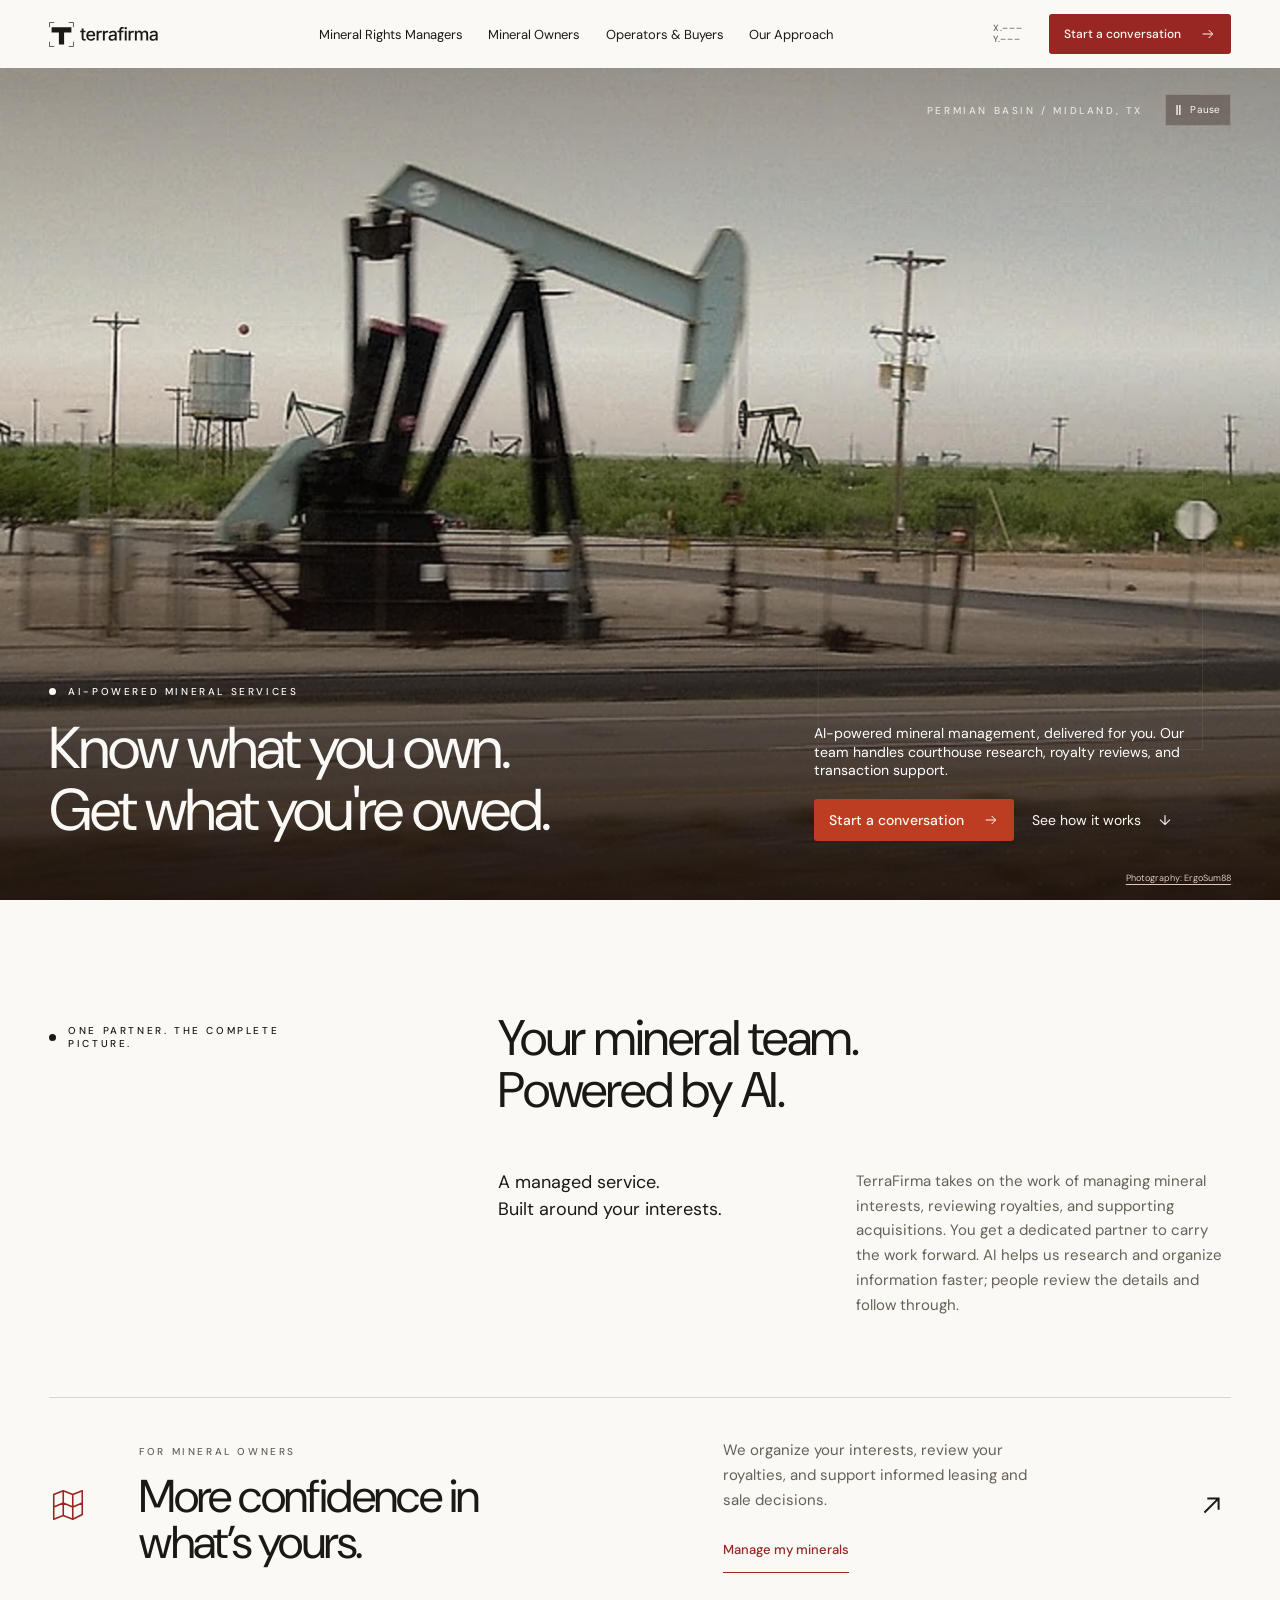
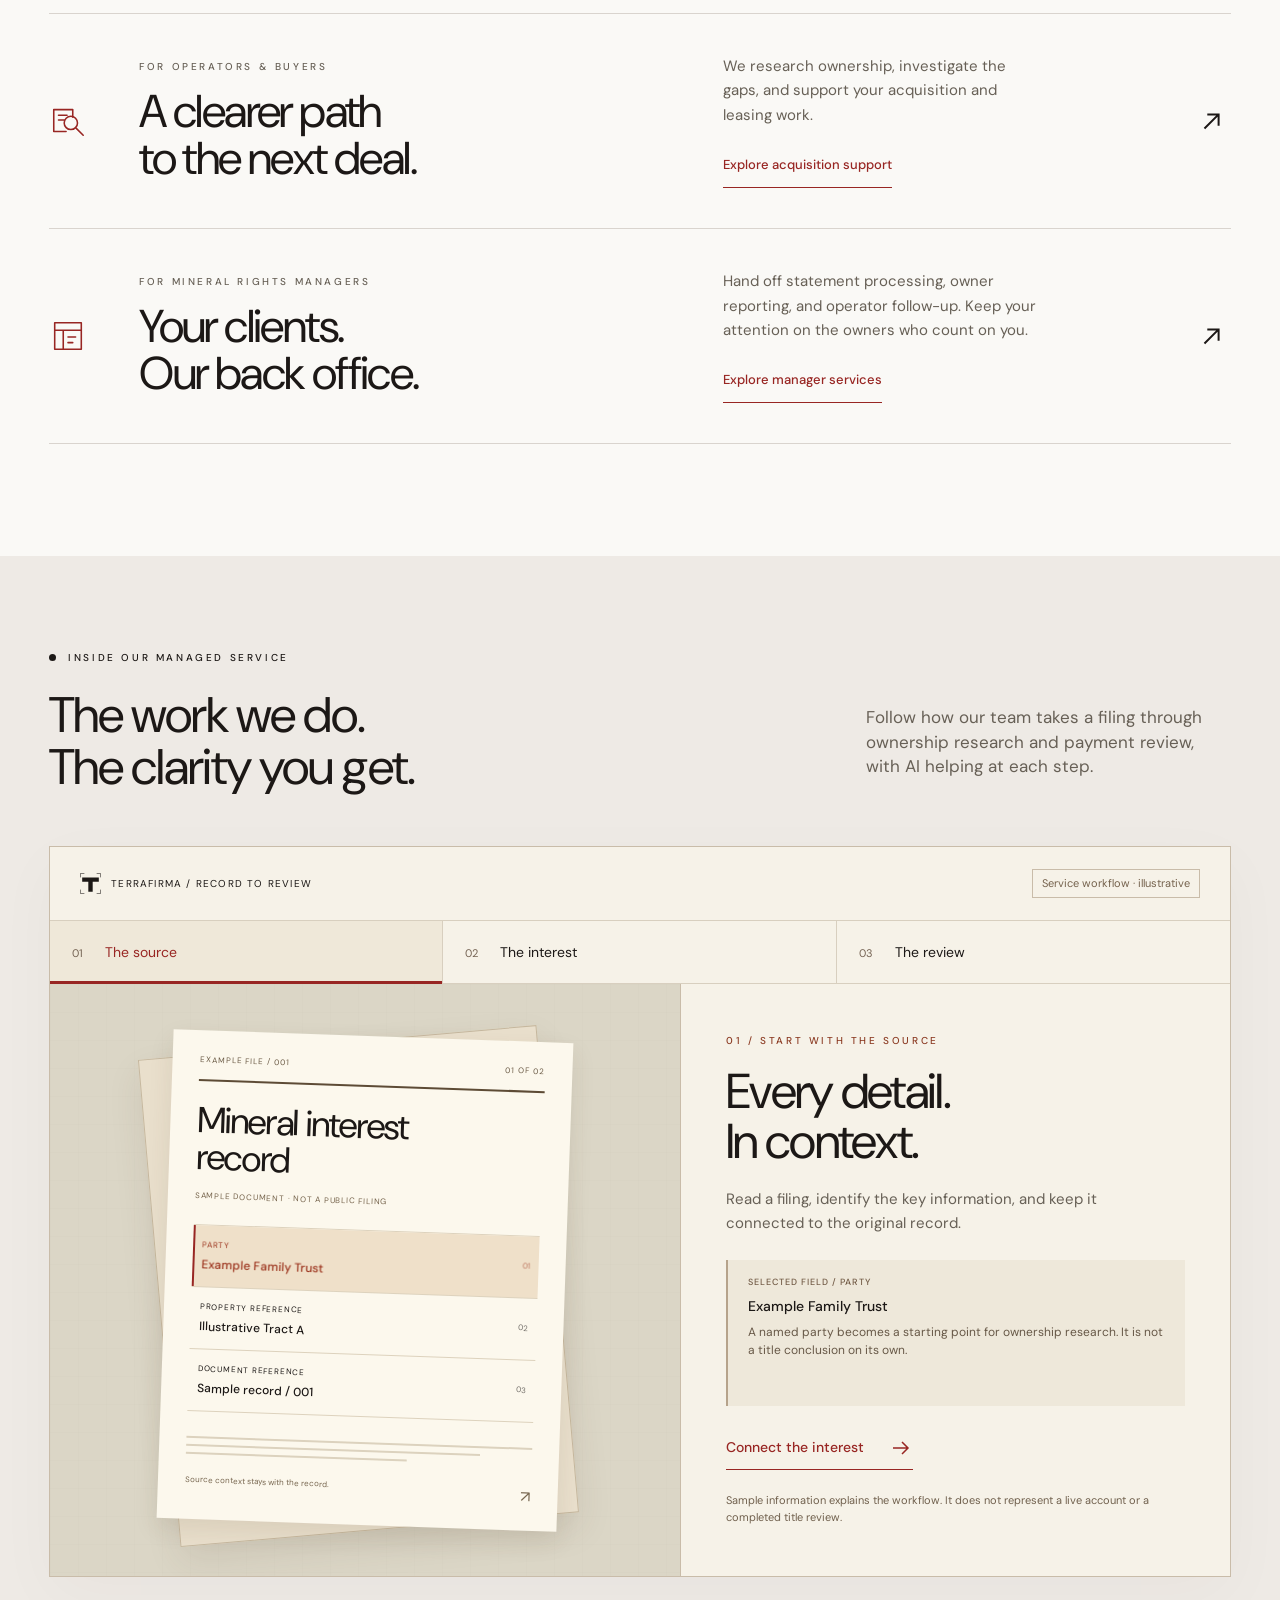
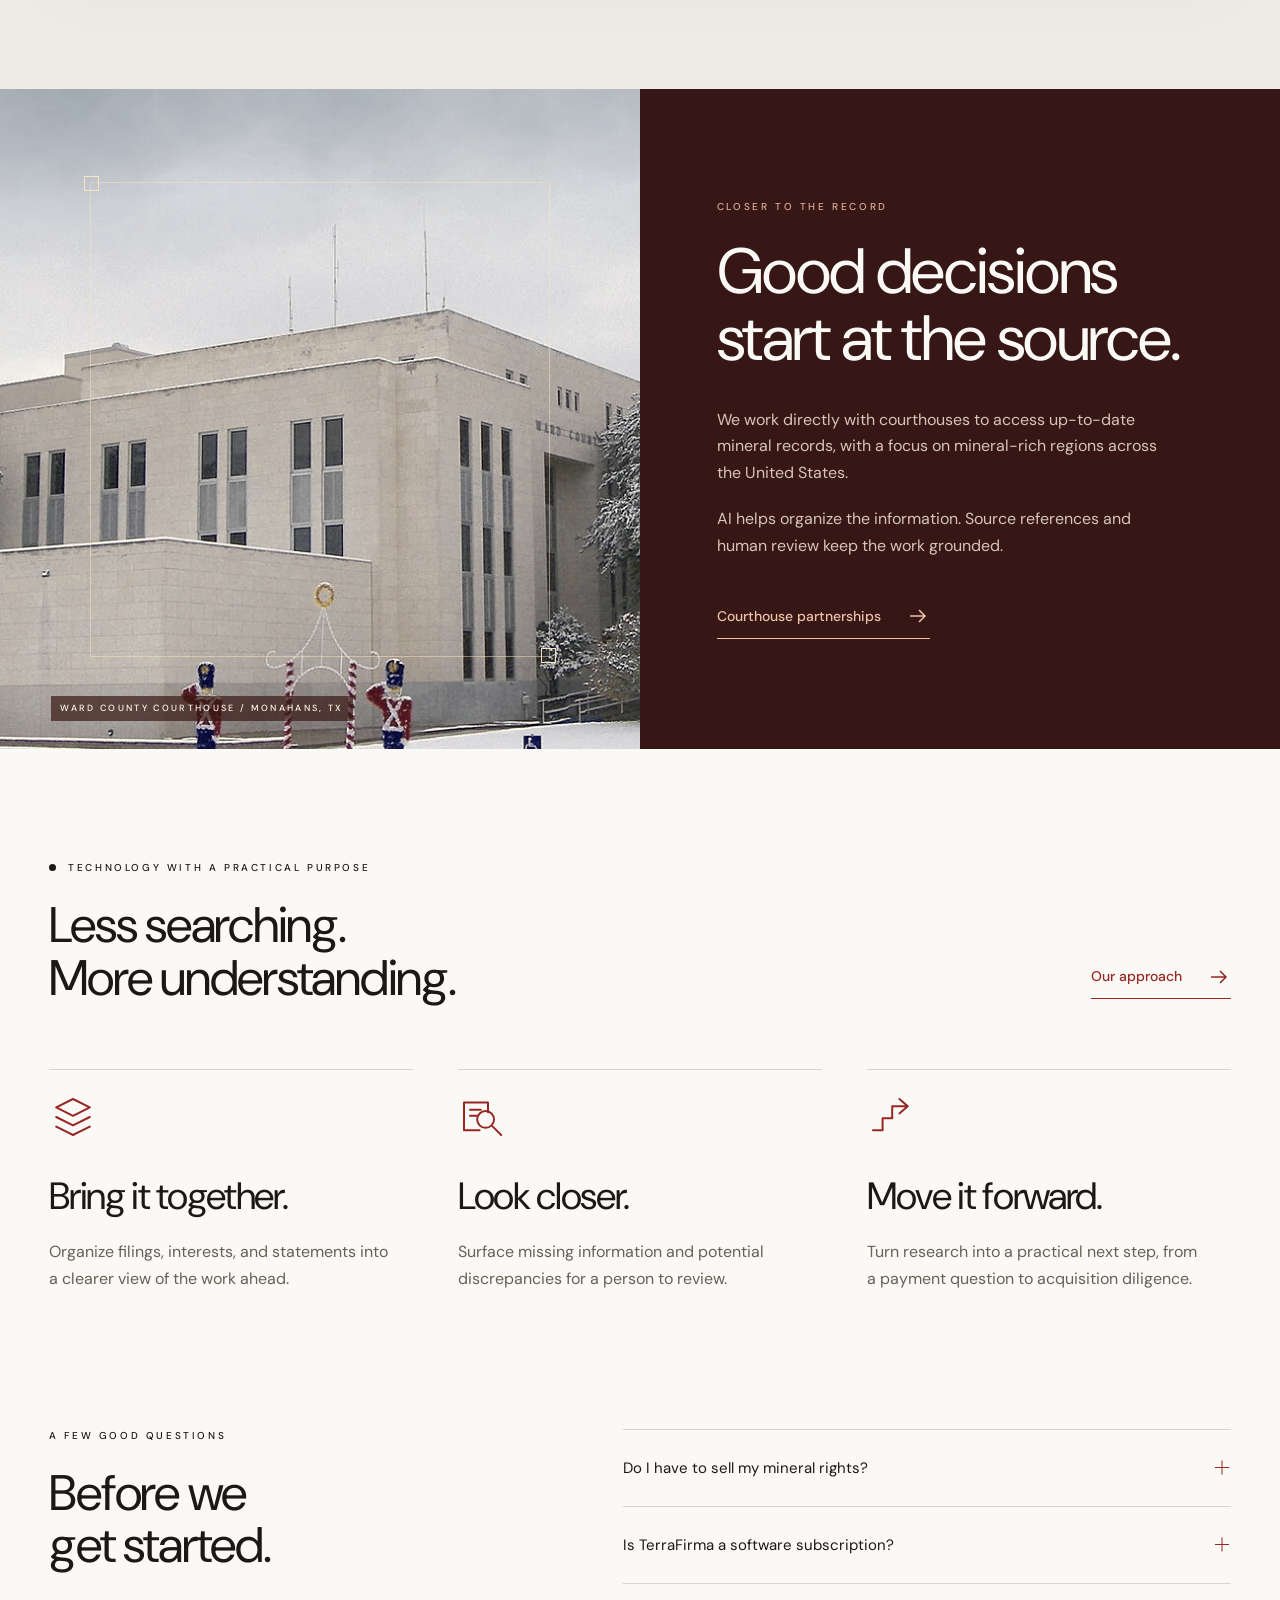
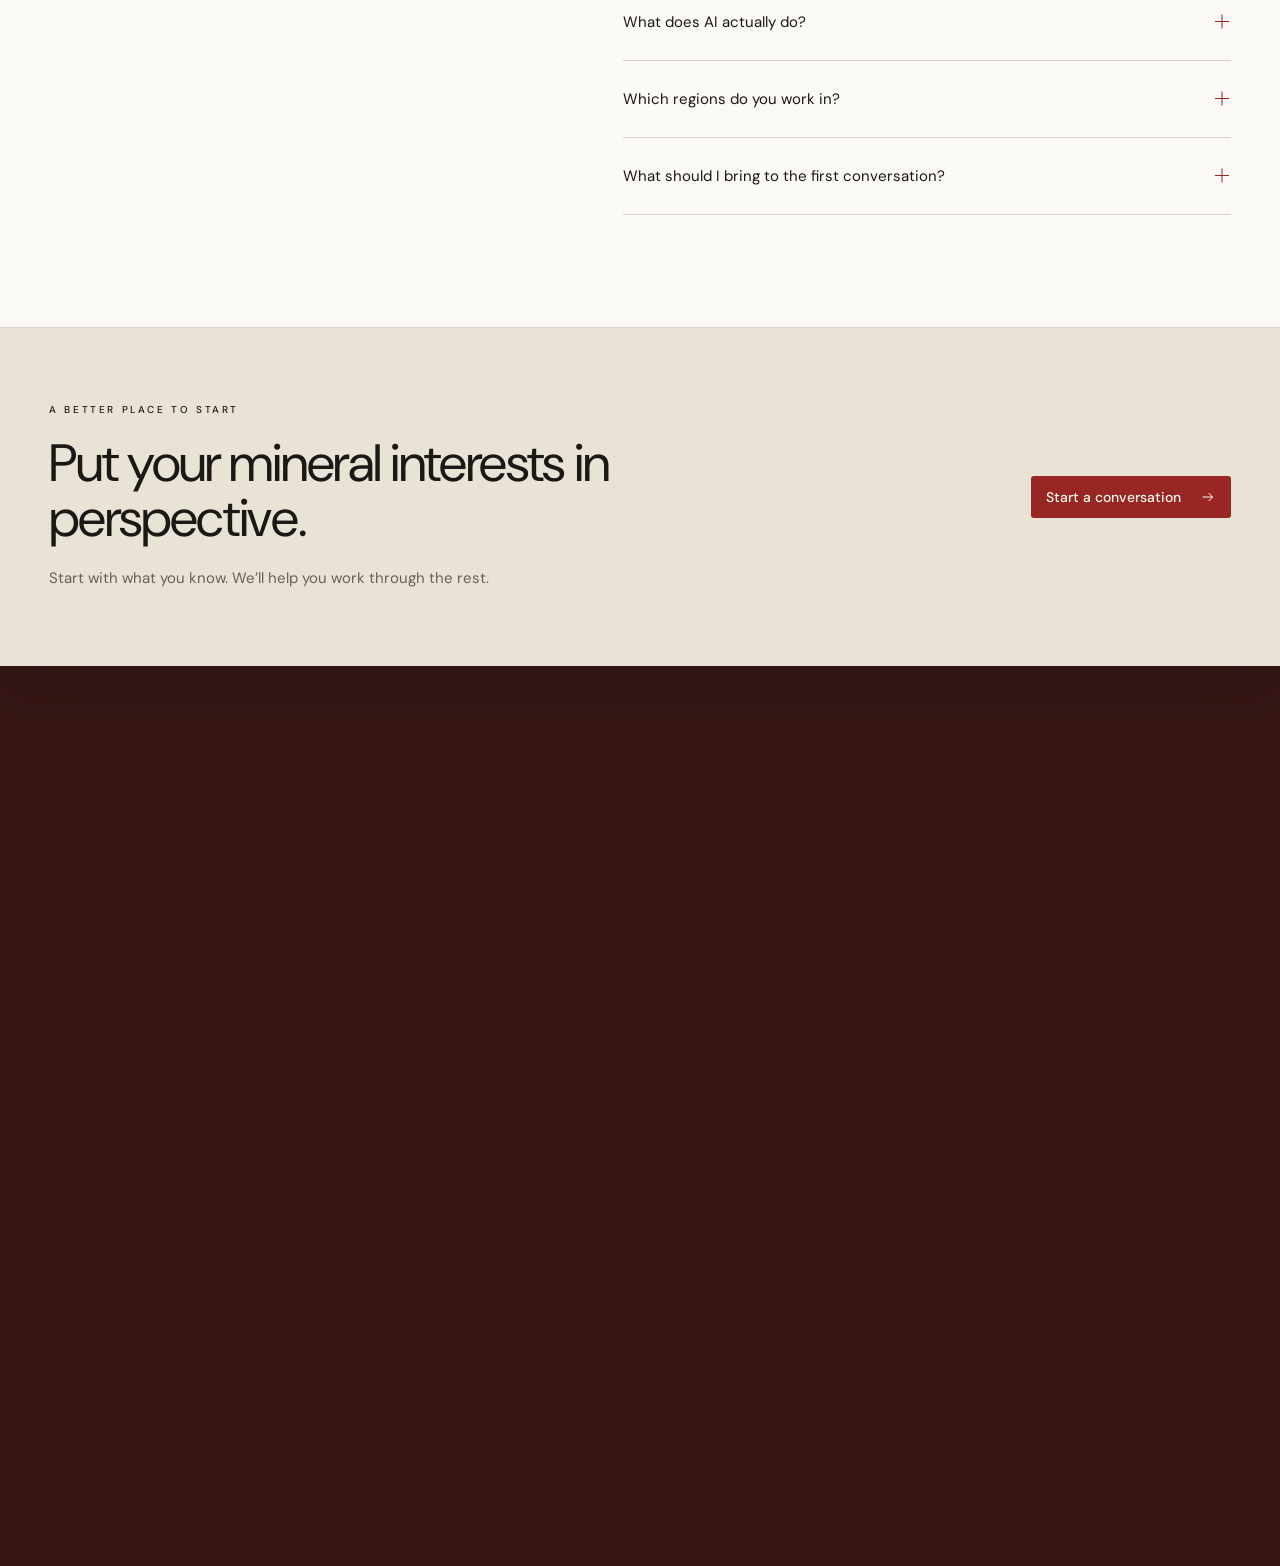
<file: docs/index.html>
<!doctype html><html lang="en"><head><meta charset="utf-8"><meta name="viewport" content="width=device-width,initial-scale=1"><meta name="theme-color" content="#f4f1e8"><title>Mineral rights, understood | Terrafirma</title><meta name="description" content="AI-powered mineral management, delivered as a managed service. Our team handles courthouse research, royalty review, and transaction support."><link rel="canonical" href="https://basil-personal.github.io/terrafirma/"><meta property="og:title" content="Mineral rights, understood | Terrafirma"><meta property="og:description" content="AI-powered mineral management, delivered as a managed service. Our team handles courthouse research, royalty review, and transaction support."><meta property="og:type" content="website"><meta property="og:url" content="https://basil-personal.github.io/terrafirma/"><meta property="og:image" content="https://basil-personal.github.io/terrafirma/assets/social-card.png"><meta name="twitter:card" content="summary_large_image"><link rel="icon" href="assets/favicon.svg" type="image/svg+xml"><link rel="preload" href="assets/instrument-regular.woff" as="font" type="font/woff" crossorigin><link rel="preload" href="assets/inter-regular.woff" as="font" type="font/woff" crossorigin><link rel="stylesheet" href="style.css?v=20261109-field"><script src="site-config.js" defer></script><script src="script.js" defer></script></head><body id="top"><a class="skip-link" href="#main">Skip to content</a><header class="site-header"><a class="brand" href="./" aria-label="Terrafirma home"><svg class="survey-mark" viewBox="0 0 48 48" fill="none" aria-hidden="true"><path d="M5 10h38v10H29v23H19V20H5V10Z" fill="currentColor"/><path d="M1 1h9M1 1v9M47 1h-9M47 1v9M1 47h9M1 47v-9M47 47h-9M47 47v-9" stroke="currentColor" stroke-width="1.3"/></svg><span class="wordmark"><svg xmlns="http://www.w3.org/2000/svg" viewBox="0 0 9039 1650" fill="currentColor" aria-hidden="true"><g transform="translate(0 1550) scale(1 -1)"><path transform="translate(0 0)" d="M626 1118V939H20V1118ZM183 1384H403V302Q403 235 431.5 203.5Q460 172 525 172Q542 172 570.0 176.0Q598 180 618 184L657 8Q622 -4 582.0 -9.5Q542 -15 503 -15Q351 -15 267.0 63.5Q183 142 183 284Z"/><path transform="translate(622 0)" d="M630 -23Q465 -23 345.0 48.0Q225 119 160.5 248.0Q96 377 96 551Q96 723 159.5 854.0Q223 985 339.0 1058.5Q455 1132 611 1132Q707 1132 796.0 1100.5Q885 1069 956.0 1002.0Q1027 935 1068.5 828.5Q1110 722 1110 570V492H219V656H997L894 602Q894 705 862.0 783.5Q830 862 767.5 906.0Q705 950 611 950Q518 950 452.0 905.0Q386 860 351.5 786.5Q317 713 317 626V514Q317 399 356.5 319.5Q396 240 467.0 199.5Q538 159 632 159Q694 159 744.0 176.5Q794 194 830.5 229.5Q867 265 886 317L1093 268Q1066 182 1002.5 116.0Q939 50 844.5 13.5Q750 -23 630 -23Z"/><path transform="translate(1750 0)" d="M148 0V1118H361V938H373Q404 1030 481.0 1082.0Q558 1134 656 1134Q677 1134 704.0 1132.5Q731 1131 749 1128V918Q737 922 703.0 926.0Q669 930 634 930Q558 930 497.0 898.0Q436 866 402.0 809.5Q368 753 368 679V0Z"/><path transform="translate(2467 0)" d="M148 0V1118H361V938H373Q404 1030 481.0 1082.0Q558 1134 656 1134Q677 1134 704.0 1132.5Q731 1131 749 1128V918Q737 922 703.0 926.0Q669 930 634 930Q558 930 497.0 898.0Q436 866 402.0 809.5Q368 753 368 679V0Z"/><path transform="translate(3184 0)" d="M461 -25Q355 -25 269.0 14.5Q183 54 133.0 130.0Q83 206 83 316Q83 411 119.5 472.0Q156 533 218.5 569.0Q281 605 357.5 623.0Q434 641 513 650Q612 662 674.0 669.5Q736 677 765.5 694.5Q795 712 795 751V757Q795 820 771.0 863.0Q747 906 699.5 929.5Q652 953 581 953Q508 953 455.5 930.5Q403 908 370.5 873.0Q338 838 322 800L115 854Q153 954 224.0 1015.0Q295 1076 387.0 1104.0Q479 1132 577 1132Q645 1132 721.0 1116.0Q797 1100 864.0 1058.0Q931 1016 973.0 940.0Q1015 864 1015 742V0H802V153H791Q769 110 726.0 69.0Q683 28 617.5 1.5Q552 -25 461 -25ZM510 152Q600 152 664.0 187.0Q728 222 762.0 280.0Q796 338 796 403V546Q784 534 750.5 524.5Q717 515 674.0 507.5Q631 500 591.0 495.0Q551 490 525 487Q463 479 411.5 460.0Q360 441 329.5 406.0Q299 371 299 313Q299 260 326.5 224.0Q354 188 401.0 170.0Q448 152 510 152Z"/><path transform="translate(4272 0)" d="M702 1118V939H20V1118ZM232 0V1246Q232 1350 278.5 1420.0Q325 1490 401.0 1525.0Q477 1560 565 1560Q632 1560 679.5 1549.0Q727 1538 749 1530L698 1352Q682 1357 658.5 1362.5Q635 1368 600 1368Q522 1368 487.0 1329.0Q452 1290 452 1216V0Z"/><path transform="translate(4974 0)" d="M148 0V1118H368V0ZM259 1289Q202 1289 161.5 1327.0Q121 1365 121 1419Q121 1474 161.5 1512.0Q202 1550 259 1550Q316 1550 357.0 1512.0Q398 1474 398 1419Q398 1365 357.0 1327.0Q316 1289 259 1289Z"/><path transform="translate(5415 0)" d="M148 0V1118H361V938H373Q404 1030 481.0 1082.0Q558 1134 656 1134Q677 1134 704.0 1132.5Q731 1131 749 1128V918Q737 922 703.0 926.0Q669 930 634 930Q558 930 497.0 898.0Q436 866 402.0 809.5Q368 753 368 679V0Z"/><path transform="translate(6132 0)" d="M148 0V1118H357L363 859H346Q370 954 420.0 1015.0Q470 1076 537.0 1106.5Q604 1137 677 1137Q799 1137 874.0 1061.5Q949 986 975 851H947Q969 943 1023.0 1007.0Q1077 1071 1153.5 1104.0Q1230 1137 1317 1137Q1416 1137 1496.5 1094.0Q1577 1051 1624.0 966.0Q1671 881 1671 754V0H1451V732Q1451 844 1388.5 894.0Q1326 944 1241 944Q1172 944 1122.0 915.0Q1072 886 1045.0 834.5Q1018 783 1018 716V0H801V746Q801 836 743.5 890.0Q686 944 597 944Q536 944 483.5 915.5Q431 887 399.5 831.5Q368 776 368 695V0Z"/><path transform="translate(7876 0)" d="M461 -25Q355 -25 269.0 14.5Q183 54 133.0 130.0Q83 206 83 316Q83 411 119.5 472.0Q156 533 218.5 569.0Q281 605 357.5 623.0Q434 641 513 650Q612 662 674.0 669.5Q736 677 765.5 694.5Q795 712 795 751V757Q795 820 771.0 863.0Q747 906 699.5 929.5Q652 953 581 953Q508 953 455.5 930.5Q403 908 370.5 873.0Q338 838 322 800L115 854Q153 954 224.0 1015.0Q295 1076 387.0 1104.0Q479 1132 577 1132Q645 1132 721.0 1116.0Q797 1100 864.0 1058.0Q931 1016 973.0 940.0Q1015 864 1015 742V0H802V153H791Q769 110 726.0 69.0Q683 28 617.5 1.5Q552 -25 461 -25ZM510 152Q600 152 664.0 187.0Q728 222 762.0 280.0Q796 338 796 403V546Q784 534 750.5 524.5Q717 515 674.0 507.5Q631 500 591.0 495.0Q551 490 525 487Q463 479 411.5 460.0Q360 441 329.5 406.0Q299 371 299 313Q299 260 326.5 224.0Q354 188 401.0 170.0Q448 152 510 152Z"/></g></svg></span></a><nav class="desktop-nav" aria-label="Main navigation"><a href="managers/" >Mineral Rights Managers</a><a href="owners/" >Mineral Owners</a><a href="operators/" >Operators & Buyers</a><a href="approach/" >Our Approach</a></nav><a class="button " href="contact/"><span>Start a conversation</span><svg class="arrow" viewBox="0 0 24 24" fill="none" aria-hidden="true"><path d="M4 12h15m-6-6 6 6-6 6" stroke="currentColor" stroke-width="1.5"/></svg></a><button class="menu-toggle" aria-label="Open navigation" aria-expanded="false" aria-controls="mobile-menu"><span></span><span></span></button><div class="scroll-progress" aria-hidden="true"></div></header><nav id="mobile-menu" class="mobile-menu" aria-label="Mobile navigation" hidden><a href="managers/" >Mineral Rights Managers</a><a href="owners/" >Mineral Owners</a><a href="operators/" >Operators & Buyers</a><a href="approach/" >Our Approach</a><a href="courthouse-partners/">Courthouse Partnerships</a><a href="contact/">Start a conversation <svg class="arrow" viewBox="0 0 24 24" fill="none" aria-hidden="true"><path d="M4 12h15m-6-6 6 6-6 6" stroke="currentColor" stroke-width="1.5"/></svg></a></nav><main id="main" class="page-shell"><section class="hero"><picture class="hero-picture"><img src="assets/midland-field.webp" width="1280" height="479" alt="Pumpjacks along the highway near Midland, Texas" fetchpriority="high"></picture><div class="hero-shade"></div><div class="hero-grid" aria-hidden="true"><i></i><i></i><i></i></div><div class="hero-topline"><span class="eyebrow">AI-POWERED MINERAL SERVICES</span><div class="hero-scene-tools"><span class="eyebrow hero-location">PERMIAN BASIN / MIDLAND, TX</span><button class="motion-toggle" type="button" aria-label="Pause background motion" aria-pressed="false"><span aria-hidden="true">Ⅱ</span><span class="motion-label">Pause</span></button></div></div><h1><span>Know what you own.</span><span>Get what you're owed.</span></h1><div class="hero-lower"><a class="hero-scroll" href="#services" aria-label="Explore Terrafirma services"><span>BUILT FROM THE GROUND UP</span><span class="scroll-line"></span><span>↓</span></a><div class="hero-description"><p>AI-powered mineral management, delivered for you. Our team handles courthouse research, royalty reviews, and transaction support.</p><div class="hero-actions"><a class="button " href="contact/"><span>Start a conversation</span><svg class="arrow" viewBox="0 0 24 24" fill="none" aria-hidden="true"><path d="M4 12h15m-6-6 6 6-6 6" stroke="currentColor" stroke-width="1.5"/></svg></a><a class="quiet-link" href="#how-it-works">See how it works <span>↓</span></a></div></div></div><a class="photo-credit" href="credits/">Photography: ErgoSum88</a></section>
    <section class="service-intro section" id="services"><div class="section-heading"><span class="eyebrow">ONE PARTNER. THE COMPLETE PICTURE.</span><h2>Your mineral team.<br>Powered by AI.</h2></div><div class="intro-copy"><p>A managed service.<br>Built around your interests.</p><p>TerraFirma takes on the work of managing mineral interests, reviewing royalties, and supporting acquisitions. You get a dedicated partner to carry the work forward. AI helps us research and organize information faster; people review the details and follow through.</p></div><div class="audience-rows"><a class="audience-row" href="owners/"><svg class="service-icon" aria-hidden="true" viewBox="0 0 40 40" fill="none" stroke="currentColor" stroke-width="1.65" stroke-linejoin="round" stroke-linecap="round"><path d="M5 9l10-4 10 4 10-4v25l-10 5-10-4-10 4z M15 5v26 M25 9v26 M5 22l10-4 10 4 10-4"/></svg><div><span class="eyebrow">FOR MINERAL OWNERS</span><h3>More confidence in<br>what’s yours.</h3></div><div class="audience-detail"><p>We organize your interests, review your royalties, and support informed leasing and sale decisions.</p><span class="text-link">Manage my minerals <svg class="arrow" viewBox="0 0 24 24" fill="none" aria-hidden="true"><path d="M4 12h15m-6-6 6 6-6 6" stroke="currentColor" stroke-width="1.5"/></svg></span></div><span class="row-arrow"><svg class="arrow" viewBox="0 0 24 24" fill="none" aria-hidden="true"><path d="M4 12h15m-6-6 6 6-6 6" stroke="currentColor" stroke-width="1.5"/></svg></span></a><a class="audience-row" href="operators/"><svg class="service-icon" aria-hidden="true" viewBox="0 0 40 40" fill="none" stroke="currentColor" stroke-width="1.65" stroke-linejoin="round" stroke-linecap="round"><path d="M5 8h20v8 M5 8v23h13 M10 14h9 M10 19h6 M29 28l7 7 M30 22a7 7 0 1 1-14 0 7 7 0 0 1 14 0z"/></svg><div><span class="eyebrow">FOR OPERATORS & BUYERS</span><h3>A clearer path<br>to the next deal.</h3></div><div class="audience-detail"><p>We research ownership, investigate the gaps, and support your acquisition and leasing work.</p><span class="text-link">Explore acquisition support <svg class="arrow" viewBox="0 0 24 24" fill="none" aria-hidden="true"><path d="M4 12h15m-6-6 6 6-6 6" stroke="currentColor" stroke-width="1.5"/></svg></span></div><span class="row-arrow"><svg class="arrow" viewBox="0 0 24 24" fill="none" aria-hidden="true"><path d="M4 12h15m-6-6 6 6-6 6" stroke="currentColor" stroke-width="1.5"/></svg></span></a><a class="audience-row" href="managers/"><svg class="service-icon" aria-hidden="true" viewBox="0 0 40 40" fill="none" stroke="currentColor" stroke-width="1.65" stroke-linejoin="round" stroke-linecap="round"><path d="M6 6h28v28H6z M6 14h28 M15 14v20 M20 21h8 M20 27h5"/></svg><div><span class="eyebrow">FOR MINERAL RIGHTS MANAGERS</span><h3>Your clients.<br>Our back office.</h3></div><div class="audience-detail"><p>Hand off statement processing, owner reporting, and operator follow-up. Keep your attention on the owners who count on you.</p><span class="text-link">Explore manager services <svg class="arrow" viewBox="0 0 24 24" fill="none" aria-hidden="true"><path d="M4 12h15m-6-6 6 6-6 6" stroke="currentColor" stroke-width="1.5"/></svg></span></div><span class="row-arrow"><svg class="arrow" viewBox="0 0 24 24" fill="none" aria-hidden="true"><path d="M4 12h15m-6-6 6 6-6 6" stroke="currentColor" stroke-width="1.5"/></svg></span></a></div></section>
    <section class="workflow-section section" id="how-it-works"><div class="section-heading"><div><span class="eyebrow">INSIDE OUR MANAGED SERVICE</span><h2>The work we do.<br>The clarity you get.</h2></div><p>Follow how our team takes a filing through ownership research and payment review, with AI helping at each step.</p></div><div class="walkthrough" data-step="0"><div class="walkthrough-top"><span class="mini-brand"><svg class="survey-mark" viewBox="0 0 48 48" fill="none" aria-hidden="true"><path d="M5 10h38v10H29v23H19V20H5V10Z" fill="currentColor"/><path d="M1 1h9M1 1v9M47 1h-9M47 1v9M1 47h9M1 47v-9M47 47h-9M47 47v-9" stroke="currentColor" stroke-width="1.3"/></svg> TERRAFIRMA / RECORD TO REVIEW</span><span class="sample-label">Service workflow · illustrative</span></div><div class="walk-tabs" role="tablist" aria-label="Record walkthrough"><button id="step-tab-0" role="tab" aria-selected="true" aria-controls="walk-panel" data-step="0"><span>01</span> The source</button><button id="step-tab-1" role="tab" aria-selected="false" aria-controls="walk-panel" tabindex="-1" data-step="1"><span>02</span> The interest</button><button id="step-tab-2" role="tab" aria-selected="false" aria-controls="walk-panel" tabindex="-1" data-step="2"><span>03</span> The review</button></div><div id="walk-panel" role="tabpanel" aria-labelledby="step-tab-0" tabindex="0"><div class="walk-visual"><div class="document-stage"><div class="document-under"></div><article class="sample-document"><div class="doc-meta"><span>EXAMPLE FILE / 001</span><span>01 OF 02</span></div><div class="doc-rule"></div><h3>Mineral interest<br>record</h3><p class="doc-disclaimer">SAMPLE DOCUMENT · NOT A PUBLIC FILING</p><div class="doc-fields"><button class="doc-field selected" data-field="owner" aria-pressed="true"><span>PARTY</span><strong>Example Family Trust</strong><span class="field-index">01</span></button><button class="doc-field" data-field="tract" aria-pressed="false"><span>PROPERTY REFERENCE</span><strong>Illustrative Tract A</strong><span class="field-index">02</span></button><button class="doc-field" data-field="record" aria-pressed="false"><span>DOCUMENT REFERENCE</span><strong>Sample record / 001</strong><span class="field-index">03</span></button></div><div class="doc-lines" aria-hidden="true"><i></i><i></i><i></i></div><div class="doc-foot">Source context stays with the record. <span>↗</span></div></article></div><div class="interest-stage" hidden><div class="interest-map"><svg viewBox="0 0 600 440" fill="none" aria-hidden="true"><defs><pattern id="parcelgrid" width="54" height="54" patternUnits="userSpaceOnUse"><path d="M54 0H0v54" stroke="currentColor" stroke-opacity=".13"/></pattern><pattern id="parcelhatch" width="9" height="9" patternUnits="userSpaceOnUse" patternTransform="rotate(45)"><path d="M0 0V9" stroke="#b74124" stroke-opacity=".55" stroke-width="2"/></pattern></defs><path fill="url(#parcelgrid)" d="M0 0h600v440H0z"/><g stroke="currentColor" stroke-opacity=".4"><path d="M0 107h600M0 329h600M90 0v440M502 0v440"/><path d="M90 107h205v112H90zM295 107h207v112H295zM90 219h205v110H90zM295 219h207v110H295z"/></g><path d="M295 107h207v112H295z" fill="url(#parcelhatch)" stroke="#b74124" stroke-width="2"/><path d="M398 165V55h100" stroke="#b74124" stroke-width="1.5"/><circle cx="398" cy="165" r="6" fill="#b74124"/><circle cx="398" cy="165" r="16" stroke="#b74124"/><path d="M73 90h13m-13 0v13M519 90h-13m13 0v13M73 346h13m-13 0v-13M519 346h-13m13 0v-13" stroke="currentColor" stroke-width="1.5"/></svg></div><div class="interest-chip"><span class="eyebrow">CONNECTED INTEREST</span><strong>Example Family Trust</strong><span>Illustrative Tract A · Sample record / 001</span></div><div class="map-note">Diagram only. Not a surveyed boundary.</div></div><div class="review-stage" hidden><div class="review-slip"><span class="eyebrow">PAYMENT REVIEW / EXAMPLE</span><h3>A detail worth<br>a closer look.</h3><div class="decimal-row"><span>Expected payment decimal</span><strong>0.002500</strong></div><div class="decimal-row flagged"><span>Statement decimal</span><strong>0.002250</strong></div><div class="review-status"><span></span>Human review needed</div><p>Illustrative figures on a matched calculation basis. A flag for review, not proof of underpayment.</p></div></div></div><div class="walk-explainer" aria-live="polite"><span class="eyebrow" id="walk-kicker">01 / START WITH THE SOURCE</span><h3 id="walk-title">Every detail.<br>In context.</h3><p id="walk-copy">Read a filing, identify the key information, and keep it connected to the original record.</p><div class="insight-card"><span class="eyebrow" id="insight-label">SELECTED FIELD / PARTY</span><strong id="insight-value">Example Family Trust</strong><p id="insight-copy">A named party becomes a starting point for ownership research. It is not a title conclusion on its own.</p></div><button class="text-link" id="walk-next">Connect the interest <svg class="arrow" viewBox="0 0 24 24" fill="none" aria-hidden="true"><path d="M4 12h15m-6-6 6 6-6 6" stroke="currentColor" stroke-width="1.5"/></svg></button><p class="walk-note">Sample information explains the workflow. It does not represent a live account or a completed title review.</p></div></div></div></section>
    <section class="source-section"><div class="source-photo"><img src="assets/ward-courthouse.webp" width="1280" height="763" alt="Limestone facade of the Ward County Courthouse in Monahans, Texas" loading="lazy"><span class="eyebrow">WARD COUNTY COURTHOUSE / MONAHANS, TX</span><div class="photo-bracket" aria-hidden="true"></div></div><div class="source-copy"><span class="eyebrow">CLOSER TO THE RECORD</span><h2>Good decisions<br>start at the source.</h2><p>We work directly with courthouses to access up-to-date mineral records, with a focus on mineral-rich regions across the United States.</p><p>AI helps organize the information. Source references and human review keep the work grounded.</p><a class="text-link" href="courthouse-partners/">Courthouse partnerships <svg class="arrow" viewBox="0 0 24 24" fill="none" aria-hidden="true"><path d="M4 12h15m-6-6 6 6-6 6" stroke="currentColor" stroke-width="1.5"/></svg></a></div></section>
    <section class="principles section"><div class="section-heading"><div><span class="eyebrow">TECHNOLOGY WITH A PRACTICAL PURPOSE</span><h2>Less searching.<br>More understanding.</h2></div><a class="text-link" href="approach/">Our approach <svg class="arrow" viewBox="0 0 24 24" fill="none" aria-hidden="true"><path d="M4 12h15m-6-6 6 6-6 6" stroke="currentColor" stroke-width="1.5"/></svg></a></div><div class="principle-grid"><article><span class="principle-icon"><svg class="service-icon" aria-hidden="true" viewBox="0 0 40 40" fill="none" stroke="currentColor" stroke-width="1.65" stroke-linejoin="round" stroke-linecap="round"><path d="M6 12l14-7 14 7-14 7z M6 20l14 7 14-7 M6 28l14 7 14-7"/></svg></span><h3>Bring it together.</h3><p>Organize filings, interests, and statements into a clearer view of the work ahead.</p></article><article><span class="principle-icon"><svg class="service-icon" aria-hidden="true" viewBox="0 0 40 40" fill="none" stroke="currentColor" stroke-width="1.65" stroke-linejoin="round" stroke-linecap="round"><path d="M5 8h20v8 M5 8v23h13 M10 14h9 M10 19h6 M29 28l7 7 M30 22a7 7 0 1 1-14 0 7 7 0 0 1 14 0z"/></svg></span><h3>Look closer.</h3><p>Surface missing information and potential discrepancies for a person to review.</p></article><article><span class="principle-icon"><svg class="service-icon" aria-hidden="true" viewBox="0 0 40 40" fill="none" stroke="currentColor" stroke-width="1.65" stroke-linejoin="round" stroke-linecap="round"><path d="M5 31h8V21h8V11h13 M27 5l7 6-7 6"/></svg></span><h3>Move it forward.</h3><p>Turn research into a practical next step, from a payment question to acquisition diligence.</p></article></div></section>
    <section class="faq section"><div><span class="eyebrow">A FEW GOOD QUESTIONS</span><h2>Before we<br>get started.</h2></div><div class="faq-list"><details><summary>Do I have to sell my mineral rights?<span class="plus" aria-hidden="true"></span></summary><div><p>No. Management starts with understanding and organizing what you own. If you choose to explore a lease or sale, transaction support is a separate part of the conversation.</p></div></details><details><summary>Is TerraFirma a software subscription?<span class="plus" aria-hidden="true"></span></summary><div><p>TerraFirma is a managed service. You engage our team to carry out mineral management, research, royalty review, or transaction support. We use AI in that work, and agree on the scope and deliverables with you up front.</p></div></details><details><summary>What does AI actually do?<span class="plus" aria-hidden="true"></span></summary><div><p>Our team uses AI to read documents, structure information, connect records, and flag questions faster. We review the findings, investigate exceptions, and help you act on what matters.</p></div></details><details><summary>Which regions do you work in?<span class="plus" aria-hidden="true"></span></summary><div><p>Our focus is mineral-rich regions across the United States, including the Permian Basin. Record availability and service scope are assessed county by county.</p></div></details><details><summary>What should I bring to the first conversation?<span class="plus" aria-hidden="true"></span></summary><div><p>Start with the counties involved, the type of interests or transaction, and what you want to understand. You do not need to have every document organized.</p></div></details></div></section><section class="inquiry-strip"><div><span class="eyebrow">A BETTER PLACE TO START</span><h2>Put your mineral interests in perspective.</h2><p>Start with what you know. We’ll help you work through the rest.</p></div><a class="button " href="contact/"><span>Start a conversation</span><svg class="arrow" viewBox="0 0 24 24" fill="none" aria-hidden="true"><path d="M4 12h15m-6-6 6 6-6 6" stroke="currentColor" stroke-width="1.5"/></svg></a></section></main><footer class="site-footer"><div class="footer-inner"><div class="footer-top"><div class="footer-prompt"><span class="eyebrow">THE NEXT CHAPTER STARTS HERE</span><a href="contact/">Let's get to work.<span class="circle-arrow"><svg class="arrow" viewBox="0 0 24 24" fill="none" aria-hidden="true"><path d="M4 12h15m-6-6 6 6-6 6" stroke="currentColor" stroke-width="1.5"/></svg></span></a></div><nav aria-label="Footer navigation"><a href="owners/">Mineral Owners</a><a href="operators/">Operators & Buyers</a><a href="managers/">Mineral Rights Managers</a><a href="courthouse-partners/">Courthouse Partnerships</a><a href="approach/">Our Approach</a><a href="contact/">Get in touch</a></nav></div><div class="footer-wordmark" aria-hidden="true"><svg xmlns="http://www.w3.org/2000/svg" viewBox="0 0 9039 1650" fill="currentColor" aria-hidden="true"><g transform="translate(0 1550) scale(1 -1)"><path transform="translate(0 0)" d="M626 1118V939H20V1118ZM183 1384H403V302Q403 235 431.5 203.5Q460 172 525 172Q542 172 570.0 176.0Q598 180 618 184L657 8Q622 -4 582.0 -9.5Q542 -15 503 -15Q351 -15 267.0 63.5Q183 142 183 284Z"/><path transform="translate(622 0)" d="M630 -23Q465 -23 345.0 48.0Q225 119 160.5 248.0Q96 377 96 551Q96 723 159.5 854.0Q223 985 339.0 1058.5Q455 1132 611 1132Q707 1132 796.0 1100.5Q885 1069 956.0 1002.0Q1027 935 1068.5 828.5Q1110 722 1110 570V492H219V656H997L894 602Q894 705 862.0 783.5Q830 862 767.5 906.0Q705 950 611 950Q518 950 452.0 905.0Q386 860 351.5 786.5Q317 713 317 626V514Q317 399 356.5 319.5Q396 240 467.0 199.5Q538 159 632 159Q694 159 744.0 176.5Q794 194 830.5 229.5Q867 265 886 317L1093 268Q1066 182 1002.5 116.0Q939 50 844.5 13.5Q750 -23 630 -23Z"/><path transform="translate(1750 0)" d="M148 0V1118H361V938H373Q404 1030 481.0 1082.0Q558 1134 656 1134Q677 1134 704.0 1132.5Q731 1131 749 1128V918Q737 922 703.0 926.0Q669 930 634 930Q558 930 497.0 898.0Q436 866 402.0 809.5Q368 753 368 679V0Z"/><path transform="translate(2467 0)" d="M148 0V1118H361V938H373Q404 1030 481.0 1082.0Q558 1134 656 1134Q677 1134 704.0 1132.5Q731 1131 749 1128V918Q737 922 703.0 926.0Q669 930 634 930Q558 930 497.0 898.0Q436 866 402.0 809.5Q368 753 368 679V0Z"/><path transform="translate(3184 0)" d="M461 -25Q355 -25 269.0 14.5Q183 54 133.0 130.0Q83 206 83 316Q83 411 119.5 472.0Q156 533 218.5 569.0Q281 605 357.5 623.0Q434 641 513 650Q612 662 674.0 669.5Q736 677 765.5 694.5Q795 712 795 751V757Q795 820 771.0 863.0Q747 906 699.5 929.5Q652 953 581 953Q508 953 455.5 930.5Q403 908 370.5 873.0Q338 838 322 800L115 854Q153 954 224.0 1015.0Q295 1076 387.0 1104.0Q479 1132 577 1132Q645 1132 721.0 1116.0Q797 1100 864.0 1058.0Q931 1016 973.0 940.0Q1015 864 1015 742V0H802V153H791Q769 110 726.0 69.0Q683 28 617.5 1.5Q552 -25 461 -25ZM510 152Q600 152 664.0 187.0Q728 222 762.0 280.0Q796 338 796 403V546Q784 534 750.5 524.5Q717 515 674.0 507.5Q631 500 591.0 495.0Q551 490 525 487Q463 479 411.5 460.0Q360 441 329.5 406.0Q299 371 299 313Q299 260 326.5 224.0Q354 188 401.0 170.0Q448 152 510 152Z"/><path transform="translate(4272 0)" d="M702 1118V939H20V1118ZM232 0V1246Q232 1350 278.5 1420.0Q325 1490 401.0 1525.0Q477 1560 565 1560Q632 1560 679.5 1549.0Q727 1538 749 1530L698 1352Q682 1357 658.5 1362.5Q635 1368 600 1368Q522 1368 487.0 1329.0Q452 1290 452 1216V0Z"/><path transform="translate(4974 0)" d="M148 0V1118H368V0ZM259 1289Q202 1289 161.5 1327.0Q121 1365 121 1419Q121 1474 161.5 1512.0Q202 1550 259 1550Q316 1550 357.0 1512.0Q398 1474 398 1419Q398 1365 357.0 1327.0Q316 1289 259 1289Z"/><path transform="translate(5415 0)" d="M148 0V1118H361V938H373Q404 1030 481.0 1082.0Q558 1134 656 1134Q677 1134 704.0 1132.5Q731 1131 749 1128V918Q737 922 703.0 926.0Q669 930 634 930Q558 930 497.0 898.0Q436 866 402.0 809.5Q368 753 368 679V0Z"/><path transform="translate(6132 0)" d="M148 0V1118H357L363 859H346Q370 954 420.0 1015.0Q470 1076 537.0 1106.5Q604 1137 677 1137Q799 1137 874.0 1061.5Q949 986 975 851H947Q969 943 1023.0 1007.0Q1077 1071 1153.5 1104.0Q1230 1137 1317 1137Q1416 1137 1496.5 1094.0Q1577 1051 1624.0 966.0Q1671 881 1671 754V0H1451V732Q1451 844 1388.5 894.0Q1326 944 1241 944Q1172 944 1122.0 915.0Q1072 886 1045.0 834.5Q1018 783 1018 716V0H801V746Q801 836 743.5 890.0Q686 944 597 944Q536 944 483.5 915.5Q431 887 399.5 831.5Q368 776 368 695V0Z"/><path transform="translate(7876 0)" d="M461 -25Q355 -25 269.0 14.5Q183 54 133.0 130.0Q83 206 83 316Q83 411 119.5 472.0Q156 533 218.5 569.0Q281 605 357.5 623.0Q434 641 513 650Q612 662 674.0 669.5Q736 677 765.5 694.5Q795 712 795 751V757Q795 820 771.0 863.0Q747 906 699.5 929.5Q652 953 581 953Q508 953 455.5 930.5Q403 908 370.5 873.0Q338 838 322 800L115 854Q153 954 224.0 1015.0Q295 1076 387.0 1104.0Q479 1132 577 1132Q645 1132 721.0 1116.0Q797 1100 864.0 1058.0Q931 1016 973.0 940.0Q1015 864 1015 742V0H802V153H791Q769 110 726.0 69.0Q683 28 617.5 1.5Q552 -25 461 -25ZM510 152Q600 152 664.0 187.0Q728 222 762.0 280.0Q796 338 796 403V546Q784 534 750.5 524.5Q717 515 674.0 507.5Q631 500 591.0 495.0Q551 490 525 487Q463 479 411.5 460.0Q360 441 329.5 406.0Q299 371 299 313Q299 260 326.5 224.0Q354 188 401.0 170.0Q448 152 510 152Z"/></g></svg>
<span class="footer-mark"><svg class="survey-mark" viewBox="0 0 48 48" fill="none" aria-hidden="true"><path d="M5 10h38v10H29v23H19V20H5V10Z" fill="currentColor"/><path d="M1 1h9M1 1v9M47 1h-9M47 1v9M1 47h9M1 47v-9M47 47h-9M47 47v-9" stroke="currentColor" stroke-width="1.3"/></svg></span></div><div class="footer-bottom"><span>© 2026 Terrafirma</span><span>getterrafirma.com</span><div><a href="credits/">Credits & privacy</a><a href="#top">Back to top ↑</a></div></div></div></footer></body></html>
</file>
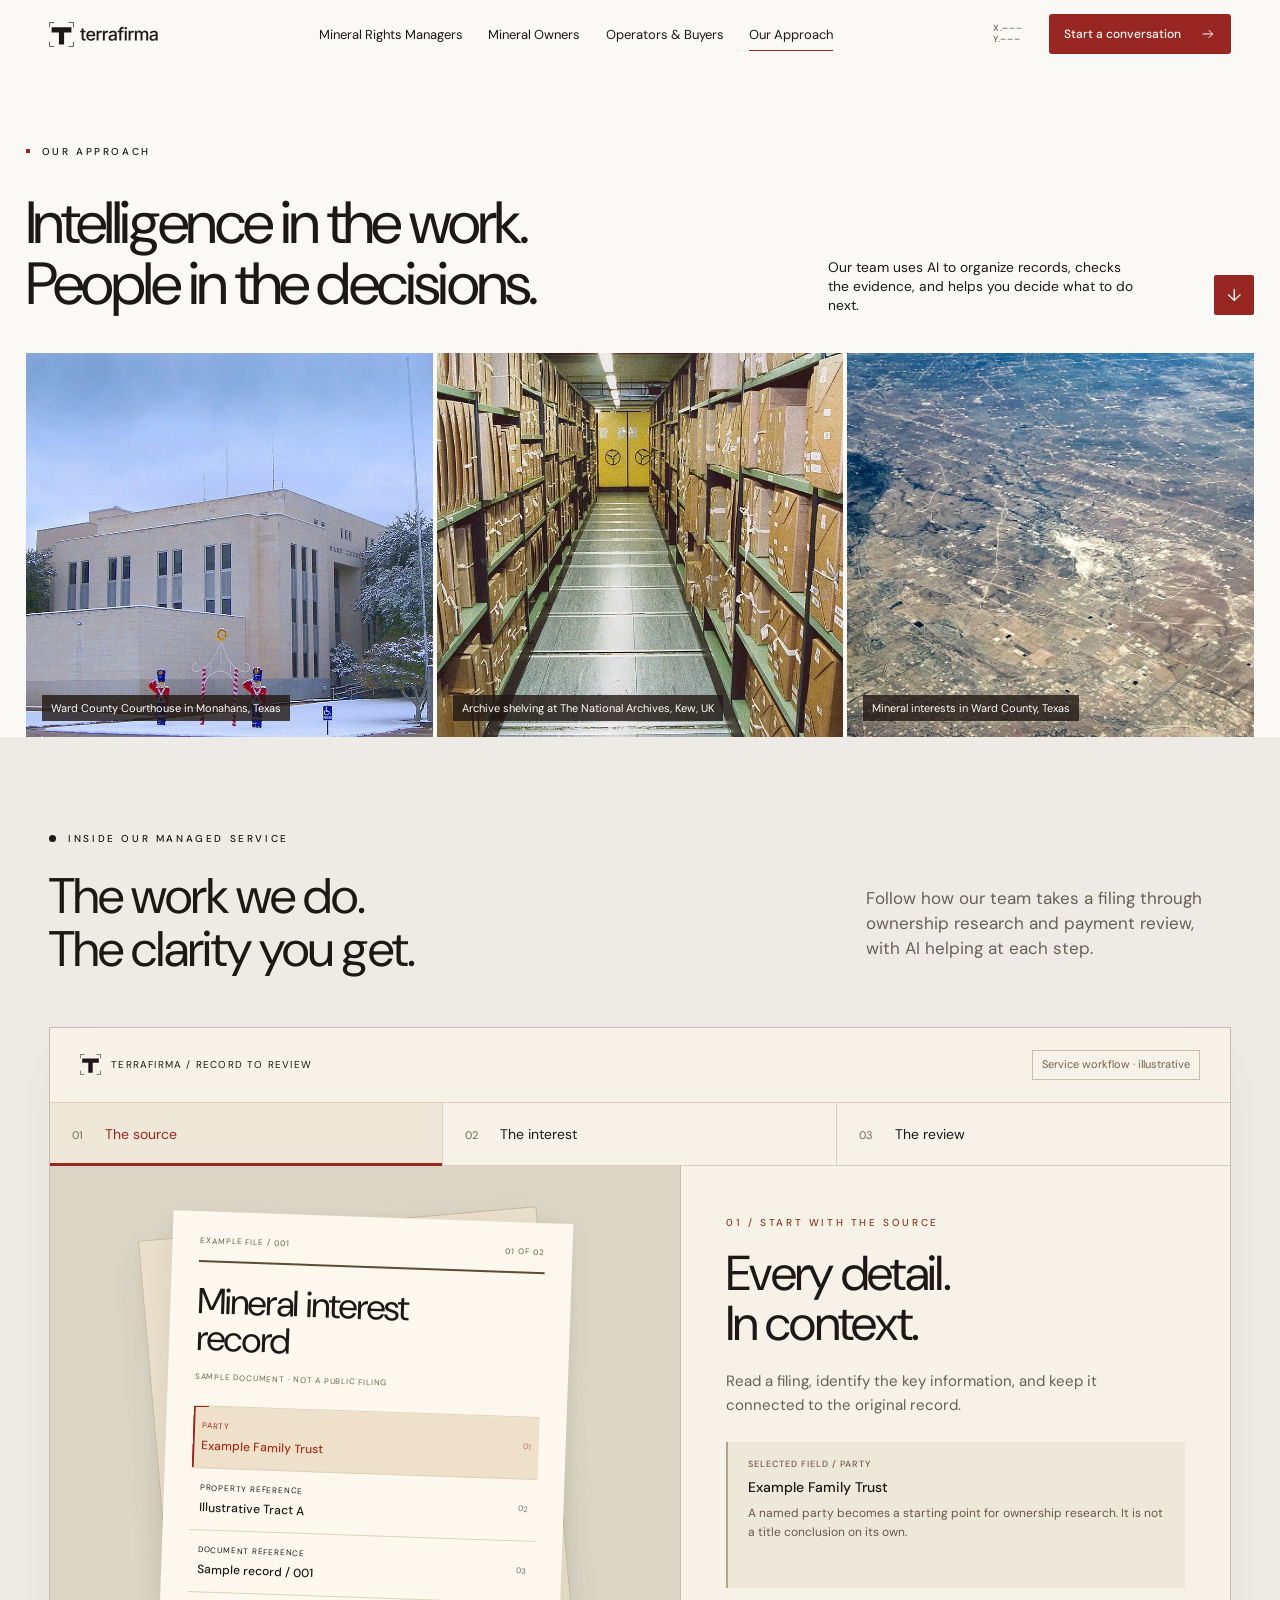
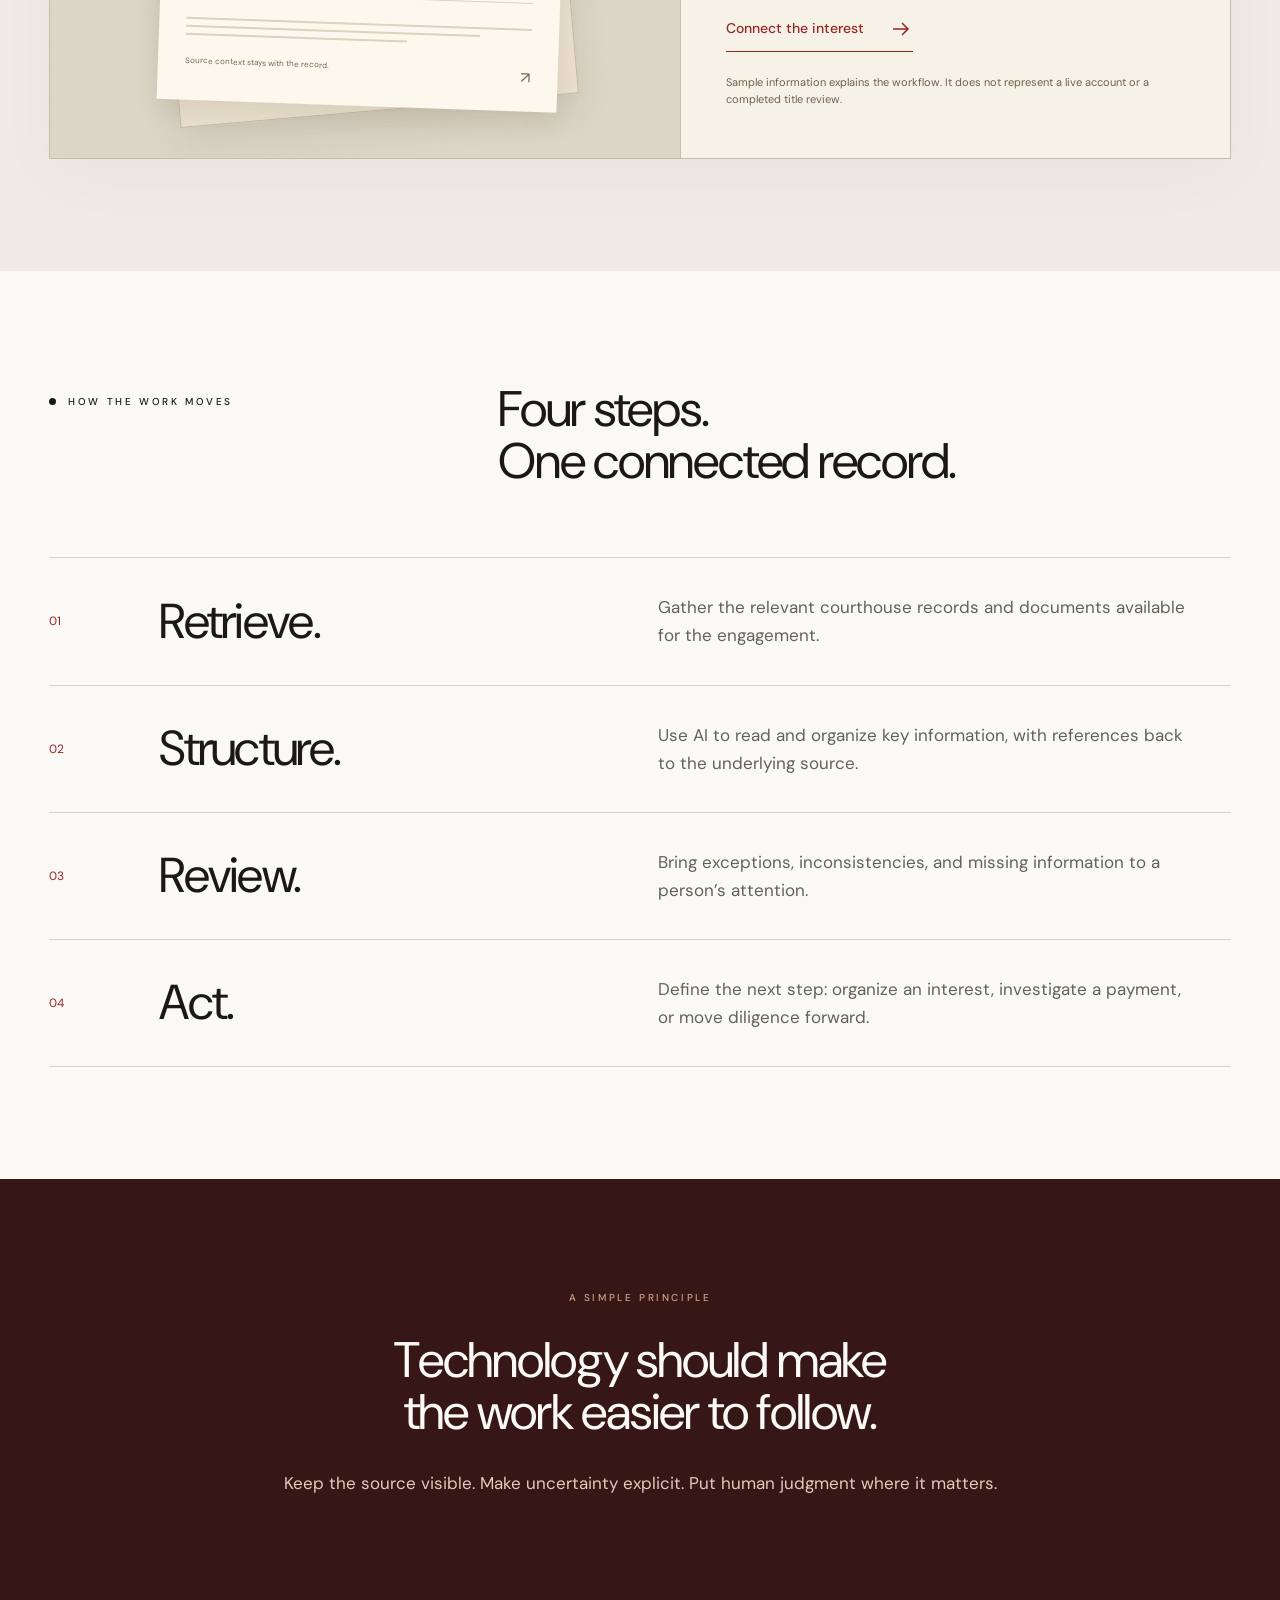
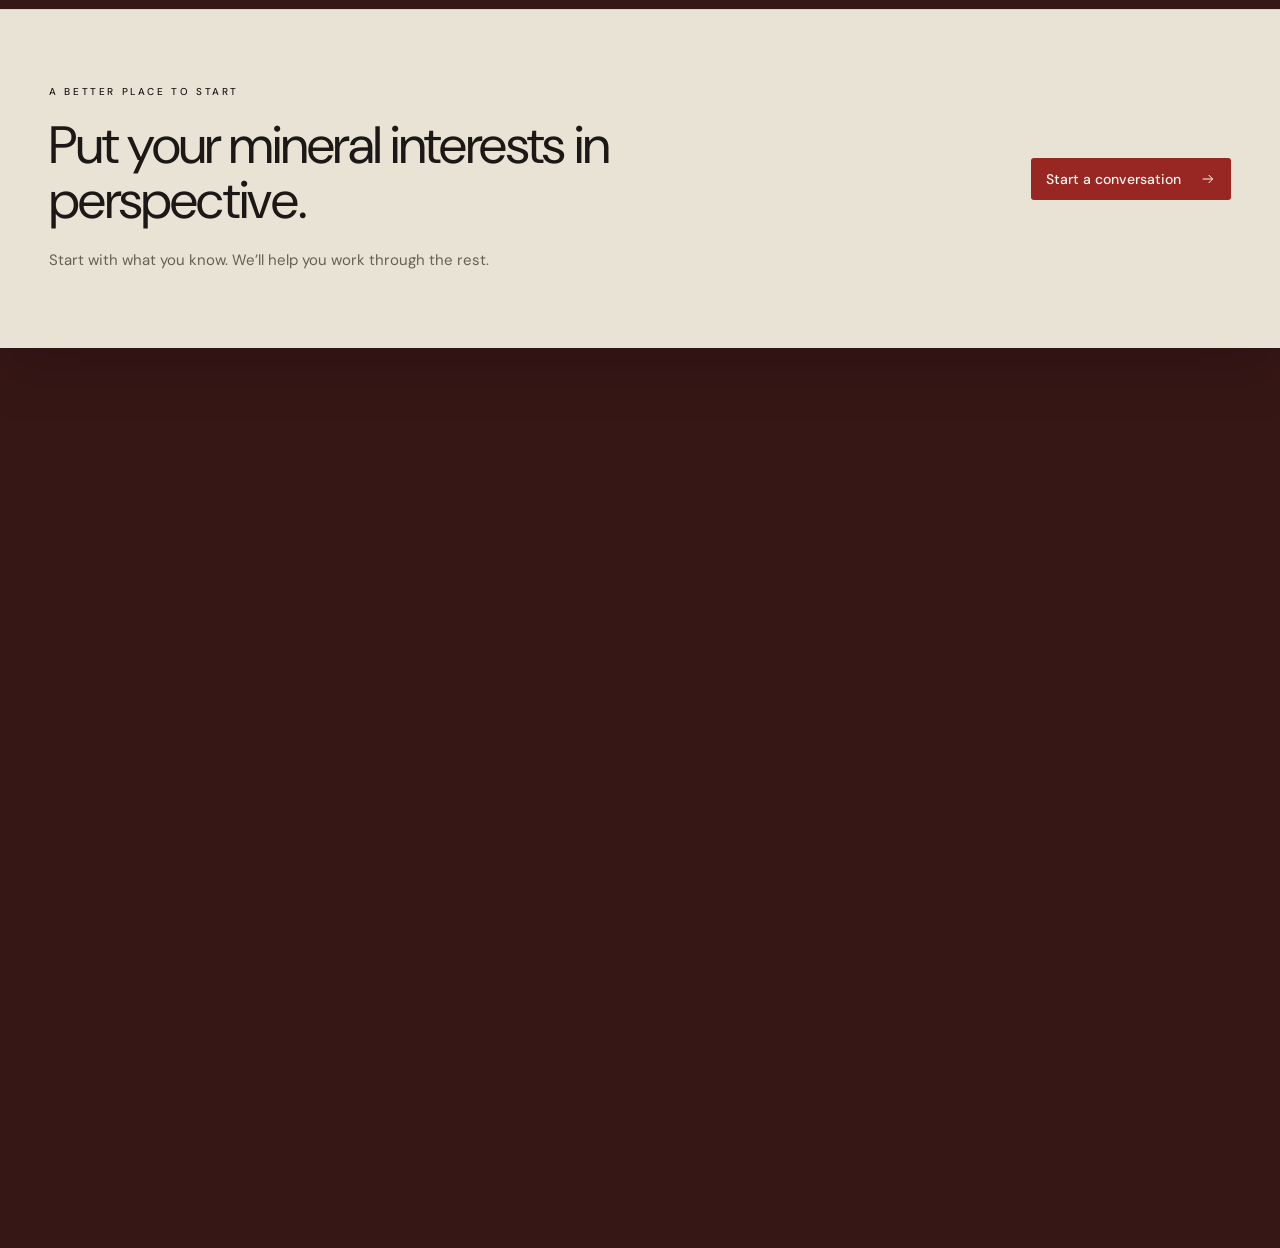
<file: docs/approach/index.html>
<!doctype html><html lang="en"><head><meta charset="utf-8"><meta name="viewport" content="width=device-width,initial-scale=1"><meta name="theme-color" content="#f4f1e8"><title>Our approach | Terrafirma</title><meta name="description" content="From courthouse records to ownership, royalty review, and acquisition decisions. See how Terrafirma connects the work."><link rel="canonical" href="https://basil-personal.github.io/terrafirma/approach/"><meta property="og:title" content="Our approach | Terrafirma"><meta property="og:description" content="From courthouse records to ownership, royalty review, and acquisition decisions. See how Terrafirma connects the work."><meta property="og:type" content="website"><meta property="og:url" content="https://basil-personal.github.io/terrafirma/approach/"><meta property="og:image" content="https://basil-personal.github.io/terrafirma/assets/social-card.png"><meta name="twitter:card" content="summary_large_image"><link rel="icon" href="../assets/favicon.svg" type="image/svg+xml"><link rel="preload" href="../assets/instrument-regular.woff" as="font" type="font/woff" crossorigin><link rel="preload" href="../assets/inter-regular.woff" as="font" type="font/woff" crossorigin><link rel="stylesheet" href="../style.css?v=20261109-interior"><script src="../site-config.js" defer></script><script src="../script.js" defer></script></head><body id="top"><a class="skip-link" href="#main">Skip to content</a><header class="site-header"><a class="brand" href="../" aria-label="Terrafirma home"><svg class="survey-mark" viewBox="0 0 48 48" fill="none" aria-hidden="true"><path d="M5 10h38v10H29v23H19V20H5V10Z" fill="currentColor"/><path d="M1 1h9M1 1v9M47 1h-9M47 1v9M1 47h9M1 47v-9M47 47h-9M47 47v-9" stroke="currentColor" stroke-width="1.3"/></svg><span class="wordmark"><svg xmlns="http://www.w3.org/2000/svg" viewBox="0 0 9039 1650" fill="currentColor" aria-hidden="true"><g transform="translate(0 1550) scale(1 -1)"><path transform="translate(0 0)" d="M626 1118V939H20V1118ZM183 1384H403V302Q403 235 431.5 203.5Q460 172 525 172Q542 172 570.0 176.0Q598 180 618 184L657 8Q622 -4 582.0 -9.5Q542 -15 503 -15Q351 -15 267.0 63.5Q183 142 183 284Z"/><path transform="translate(622 0)" d="M630 -23Q465 -23 345.0 48.0Q225 119 160.5 248.0Q96 377 96 551Q96 723 159.5 854.0Q223 985 339.0 1058.5Q455 1132 611 1132Q707 1132 796.0 1100.5Q885 1069 956.0 1002.0Q1027 935 1068.5 828.5Q1110 722 1110 570V492H219V656H997L894 602Q894 705 862.0 783.5Q830 862 767.5 906.0Q705 950 611 950Q518 950 452.0 905.0Q386 860 351.5 786.5Q317 713 317 626V514Q317 399 356.5 319.5Q396 240 467.0 199.5Q538 159 632 159Q694 159 744.0 176.5Q794 194 830.5 229.5Q867 265 886 317L1093 268Q1066 182 1002.5 116.0Q939 50 844.5 13.5Q750 -23 630 -23Z"/><path transform="translate(1750 0)" d="M148 0V1118H361V938H373Q404 1030 481.0 1082.0Q558 1134 656 1134Q677 1134 704.0 1132.5Q731 1131 749 1128V918Q737 922 703.0 926.0Q669 930 634 930Q558 930 497.0 898.0Q436 866 402.0 809.5Q368 753 368 679V0Z"/><path transform="translate(2467 0)" d="M148 0V1118H361V938H373Q404 1030 481.0 1082.0Q558 1134 656 1134Q677 1134 704.0 1132.5Q731 1131 749 1128V918Q737 922 703.0 926.0Q669 930 634 930Q558 930 497.0 898.0Q436 866 402.0 809.5Q368 753 368 679V0Z"/><path transform="translate(3184 0)" d="M461 -25Q355 -25 269.0 14.5Q183 54 133.0 130.0Q83 206 83 316Q83 411 119.5 472.0Q156 533 218.5 569.0Q281 605 357.5 623.0Q434 641 513 650Q612 662 674.0 669.5Q736 677 765.5 694.5Q795 712 795 751V757Q795 820 771.0 863.0Q747 906 699.5 929.5Q652 953 581 953Q508 953 455.5 930.5Q403 908 370.5 873.0Q338 838 322 800L115 854Q153 954 224.0 1015.0Q295 1076 387.0 1104.0Q479 1132 577 1132Q645 1132 721.0 1116.0Q797 1100 864.0 1058.0Q931 1016 973.0 940.0Q1015 864 1015 742V0H802V153H791Q769 110 726.0 69.0Q683 28 617.5 1.5Q552 -25 461 -25ZM510 152Q600 152 664.0 187.0Q728 222 762.0 280.0Q796 338 796 403V546Q784 534 750.5 524.5Q717 515 674.0 507.5Q631 500 591.0 495.0Q551 490 525 487Q463 479 411.5 460.0Q360 441 329.5 406.0Q299 371 299 313Q299 260 326.5 224.0Q354 188 401.0 170.0Q448 152 510 152Z"/><path transform="translate(4272 0)" d="M702 1118V939H20V1118ZM232 0V1246Q232 1350 278.5 1420.0Q325 1490 401.0 1525.0Q477 1560 565 1560Q632 1560 679.5 1549.0Q727 1538 749 1530L698 1352Q682 1357 658.5 1362.5Q635 1368 600 1368Q522 1368 487.0 1329.0Q452 1290 452 1216V0Z"/><path transform="translate(4974 0)" d="M148 0V1118H368V0ZM259 1289Q202 1289 161.5 1327.0Q121 1365 121 1419Q121 1474 161.5 1512.0Q202 1550 259 1550Q316 1550 357.0 1512.0Q398 1474 398 1419Q398 1365 357.0 1327.0Q316 1289 259 1289Z"/><path transform="translate(5415 0)" d="M148 0V1118H361V938H373Q404 1030 481.0 1082.0Q558 1134 656 1134Q677 1134 704.0 1132.5Q731 1131 749 1128V918Q737 922 703.0 926.0Q669 930 634 930Q558 930 497.0 898.0Q436 866 402.0 809.5Q368 753 368 679V0Z"/><path transform="translate(6132 0)" d="M148 0V1118H357L363 859H346Q370 954 420.0 1015.0Q470 1076 537.0 1106.5Q604 1137 677 1137Q799 1137 874.0 1061.5Q949 986 975 851H947Q969 943 1023.0 1007.0Q1077 1071 1153.5 1104.0Q1230 1137 1317 1137Q1416 1137 1496.5 1094.0Q1577 1051 1624.0 966.0Q1671 881 1671 754V0H1451V732Q1451 844 1388.5 894.0Q1326 944 1241 944Q1172 944 1122.0 915.0Q1072 886 1045.0 834.5Q1018 783 1018 716V0H801V746Q801 836 743.5 890.0Q686 944 597 944Q536 944 483.5 915.5Q431 887 399.5 831.5Q368 776 368 695V0Z"/><path transform="translate(7876 0)" d="M461 -25Q355 -25 269.0 14.5Q183 54 133.0 130.0Q83 206 83 316Q83 411 119.5 472.0Q156 533 218.5 569.0Q281 605 357.5 623.0Q434 641 513 650Q612 662 674.0 669.5Q736 677 765.5 694.5Q795 712 795 751V757Q795 820 771.0 863.0Q747 906 699.5 929.5Q652 953 581 953Q508 953 455.5 930.5Q403 908 370.5 873.0Q338 838 322 800L115 854Q153 954 224.0 1015.0Q295 1076 387.0 1104.0Q479 1132 577 1132Q645 1132 721.0 1116.0Q797 1100 864.0 1058.0Q931 1016 973.0 940.0Q1015 864 1015 742V0H802V153H791Q769 110 726.0 69.0Q683 28 617.5 1.5Q552 -25 461 -25ZM510 152Q600 152 664.0 187.0Q728 222 762.0 280.0Q796 338 796 403V546Q784 534 750.5 524.5Q717 515 674.0 507.5Q631 500 591.0 495.0Q551 490 525 487Q463 479 411.5 460.0Q360 441 329.5 406.0Q299 371 299 313Q299 260 326.5 224.0Q354 188 401.0 170.0Q448 152 510 152Z"/></g></svg>
</span></a><nav class="desktop-nav" aria-label="Main navigation"><a href="../managers/" >Mineral Rights Managers</a><a href="../owners/" >Mineral Owners</a><a href="../operators/" >Operators & Buyers</a><a href="./" aria-current=page>Our Approach</a></nav><a class="button " href="../contact/"><span>Start a conversation</span><svg class="arrow" viewBox="0 0 24 24" fill="none" aria-hidden="true"><path d="M4 12h15m-6-6 6 6-6 6" stroke="currentColor" stroke-width="1.5"/></svg></a><button class="menu-toggle" aria-label="Open navigation" aria-expanded="false" aria-controls="mobile-menu"><span></span><span></span></button><div class="scroll-progress" aria-hidden="true"></div></header><nav id="mobile-menu" class="mobile-menu" aria-label="Mobile navigation" hidden><a href="../managers/" >Mineral Rights Managers</a><a href="../owners/" >Mineral Owners</a><a href="../operators/" >Operators & Buyers</a><a href="./" aria-current=page>Our Approach</a><a href="../courthouse-partners/">Courthouse Partnerships</a><a href="../contact/">Start a conversation <svg class="arrow" viewBox="0 0 24 24" fill="none" aria-hidden="true"><path d="M4 12h15m-6-6 6 6-6 6" stroke="currentColor" stroke-width="1.5"/></svg></a></nav><main id="main" class="page-shell"><section class="inside-open"><header class="chapter-head"><span class="eyebrow">OUR APPROACH</span><div><h1>Intelligence in the work.<br>People in the decisions.</h1><p>Our team uses AI to organize records, checks the evidence, and helps you decide what to do next.</p><a href="#how-it-works" aria-label="Explore the workflow">↓</a></div></header><div class="plate-series"><figure class="field-plate"><img src="../assets/ward-courthouse.webp" alt="Ward County Courthouse in Monahans, Texas"><figcaption>Ward County Courthouse in Monahans, Texas</figcaption></figure><figure class="field-plate"><img src="../assets/archive-stacks.webp" alt="Archive shelving at The National Archives, Kew, UK"><figcaption>Archive shelving at The National Archives, Kew, UK</figcaption></figure><figure class="field-plate"><img src="../assets/ward-county-1800.webp" alt="Mineral interests in Ward County, Texas"><figcaption>Mineral interests in Ward County, Texas</figcaption></figure></div></section><section class="workflow-section section" id="how-it-works"><div class="section-heading"><div><span class="eyebrow">INSIDE OUR MANAGED SERVICE</span><h2>The work we do.<br>The clarity you get.</h2></div><p>Follow how our team takes a filing through ownership research and payment review, with AI helping at each step.</p></div><div class="walkthrough" data-step="0"><div class="walkthrough-top"><span class="mini-brand"><svg class="survey-mark" viewBox="0 0 48 48" fill="none" aria-hidden="true"><path d="M5 10h38v10H29v23H19V20H5V10Z" fill="currentColor"/><path d="M1 1h9M1 1v9M47 1h-9M47 1v9M1 47h9M1 47v-9M47 47h-9M47 47v-9" stroke="currentColor" stroke-width="1.3"/></svg> TERRAFIRMA / RECORD TO REVIEW</span><span class="sample-label">Service workflow · illustrative</span></div><div class="walk-tabs" role="tablist" aria-label="Record walkthrough"><button id="step-tab-0" role="tab" aria-selected="true" aria-controls="walk-panel" data-step="0"><span>01</span> The source</button><button id="step-tab-1" role="tab" aria-selected="false" aria-controls="walk-panel" tabindex="-1" data-step="1"><span>02</span> The interest</button><button id="step-tab-2" role="tab" aria-selected="false" aria-controls="walk-panel" tabindex="-1" data-step="2"><span>03</span> The review</button></div><div id="walk-panel" role="tabpanel" aria-labelledby="step-tab-0" tabindex="0"><div class="walk-visual"><div class="document-stage"><div class="document-under"></div><article class="sample-document"><div class="doc-meta"><span>EXAMPLE FILE / 001</span><span>01 OF 02</span></div><div class="doc-rule"></div><h3>Mineral interest<br>record</h3><p class="doc-disclaimer">SAMPLE DOCUMENT · NOT A PUBLIC FILING</p><div class="doc-fields"><button class="doc-field selected" data-field="owner" aria-pressed="true"><span>PARTY</span><strong>Example Family Trust</strong><span class="field-index">01</span></button><button class="doc-field" data-field="tract" aria-pressed="false"><span>PROPERTY REFERENCE</span><strong>Illustrative Tract A</strong><span class="field-index">02</span></button><button class="doc-field" data-field="record" aria-pressed="false"><span>DOCUMENT REFERENCE</span><strong>Sample record / 001</strong><span class="field-index">03</span></button></div><div class="doc-lines" aria-hidden="true"><i></i><i></i><i></i></div><div class="doc-foot">Source context stays with the record. <span>↗</span></div></article></div><div class="interest-stage" hidden><div class="interest-map"><svg viewBox="0 0 600 440" fill="none" aria-hidden="true"><defs><pattern id="parcelgrid" width="54" height="54" patternUnits="userSpaceOnUse"><path d="M54 0H0v54" stroke="currentColor" stroke-opacity=".13"/></pattern><pattern id="parcelhatch" width="9" height="9" patternUnits="userSpaceOnUse" patternTransform="rotate(45)"><path d="M0 0V9" stroke="#b74124" stroke-opacity=".55" stroke-width="2"/></pattern></defs><path fill="url(#parcelgrid)" d="M0 0h600v440H0z"/><g stroke="currentColor" stroke-opacity=".4"><path d="M0 107h600M0 329h600M90 0v440M502 0v440"/><path d="M90 107h205v112H90zM295 107h207v112H295zM90 219h205v110H90zM295 219h207v110H295z"/></g><path d="M295 107h207v112H295z" fill="url(#parcelhatch)" stroke="#b74124" stroke-width="2"/><path d="M398 165V55h100" stroke="#b74124" stroke-width="1.5"/><circle cx="398" cy="165" r="6" fill="#b74124"/><circle cx="398" cy="165" r="16" stroke="#b74124"/><path d="M73 90h13m-13 0v13M519 90h-13m13 0v13M73 346h13m-13 0v-13M519 346h-13m13 0v-13" stroke="currentColor" stroke-width="1.5"/></svg></div><div class="interest-chip"><span class="eyebrow">CONNECTED INTEREST</span><strong>Example Family Trust</strong><span>Illustrative Tract A · Sample record / 001</span></div><div class="map-note">Diagram only. Not a surveyed boundary.</div></div><div class="review-stage" hidden><div class="review-slip"><span class="eyebrow">PAYMENT REVIEW / EXAMPLE</span><h3>A detail worth<br>a closer look.</h3><div class="decimal-row"><span>Expected payment decimal</span><strong>0.002500</strong></div><div class="decimal-row flagged"><span>Statement decimal</span><strong>0.002250</strong></div><div class="review-status"><span></span>Human review needed</div><p>Illustrative figures on a matched calculation basis. A flag for review, not proof of underpayment.</p></div></div></div><div class="walk-explainer" aria-live="polite"><span class="eyebrow" id="walk-kicker">01 / START WITH THE SOURCE</span><h3 id="walk-title">Every detail.<br>In context.</h3><p id="walk-copy">Read a filing, identify the key information, and keep it connected to the original record.</p><div class="insight-card"><span class="eyebrow" id="insight-label">SELECTED FIELD / PARTY</span><strong id="insight-value">Example Family Trust</strong><p id="insight-copy">A named party becomes a starting point for ownership research. It is not a title conclusion on its own.</p></div><button class="text-link" id="walk-next">Connect the interest <svg class="arrow" viewBox="0 0 24 24" fill="none" aria-hidden="true"><path d="M4 12h15m-6-6 6 6-6 6" stroke="currentColor" stroke-width="1.5"/></svg></button><p class="walk-note">Sample information explains the workflow. It does not represent a live account or a completed title review.</p></div></div></div></section><section class="method section"><div class="section-heading"><span class="eyebrow">HOW THE WORK MOVES</span><h2>Four steps.<br>One connected record.</h2></div><div class="method-list"><article><span>01</span><h3>Retrieve.</h3><p>Gather the relevant courthouse records and documents available for the engagement.</p></article><article><span>02</span><h3>Structure.</h3><p>Use AI to read and organize key information, with references back to the underlying source.</p></article><article><span>03</span><h3>Review.</h3><p>Bring exceptions, inconsistencies, and missing information to a person’s attention.</p></article><article><span>04</span><h3>Act.</h3><p>Define the next step: organize an interest, investigate a payment, or move diligence forward.</p></article></div></section><section class="approach-statement section"><span class="eyebrow">A SIMPLE PRINCIPLE</span><h2>Technology should make<br>the work easier to follow.</h2><p>Keep the source visible. Make uncertainty explicit. Put human judgment where it matters.</p></section><section class="inquiry-strip"><div><span class="eyebrow">A BETTER PLACE TO START</span><h2>Put your mineral interests in perspective.</h2><p>Start with what you know. We’ll help you work through the rest.</p></div><a class="button " href="../contact/"><span>Start a conversation</span><svg class="arrow" viewBox="0 0 24 24" fill="none" aria-hidden="true"><path d="M4 12h15m-6-6 6 6-6 6" stroke="currentColor" stroke-width="1.5"/></svg></a></section></main><footer class="site-footer"><div class="footer-inner"><div class="footer-top"><div class="footer-prompt"><span class="eyebrow">THE NEXT CHAPTER STARTS HERE</span><a href="../contact/">Let's get to work.<span class="circle-arrow"><svg class="arrow" viewBox="0 0 24 24" fill="none" aria-hidden="true"><path d="M4 12h15m-6-6 6 6-6 6" stroke="currentColor" stroke-width="1.5"/></svg></span></a></div><nav aria-label="Footer navigation"><a href="../owners/">Mineral Owners</a><a href="../operators/">Operators & Buyers</a><a href="../managers/">Mineral Rights Managers</a><a href="../courthouse-partners/">Courthouse Partnerships</a><a href="./">Our Approach</a><a href="../contact/">Get in touch</a></nav></div><div class="footer-wordmark" aria-hidden="true"><svg xmlns="http://www.w3.org/2000/svg" viewBox="0 0 9039 1650" fill="currentColor" aria-hidden="true"><g transform="translate(0 1550) scale(1 -1)"><path transform="translate(0 0)" d="M626 1118V939H20V1118ZM183 1384H403V302Q403 235 431.5 203.5Q460 172 525 172Q542 172 570.0 176.0Q598 180 618 184L657 8Q622 -4 582.0 -9.5Q542 -15 503 -15Q351 -15 267.0 63.5Q183 142 183 284Z"/><path transform="translate(622 0)" d="M630 -23Q465 -23 345.0 48.0Q225 119 160.5 248.0Q96 377 96 551Q96 723 159.5 854.0Q223 985 339.0 1058.5Q455 1132 611 1132Q707 1132 796.0 1100.5Q885 1069 956.0 1002.0Q1027 935 1068.5 828.5Q1110 722 1110 570V492H219V656H997L894 602Q894 705 862.0 783.5Q830 862 767.5 906.0Q705 950 611 950Q518 950 452.0 905.0Q386 860 351.5 786.5Q317 713 317 626V514Q317 399 356.5 319.5Q396 240 467.0 199.5Q538 159 632 159Q694 159 744.0 176.5Q794 194 830.5 229.5Q867 265 886 317L1093 268Q1066 182 1002.5 116.0Q939 50 844.5 13.5Q750 -23 630 -23Z"/><path transform="translate(1750 0)" d="M148 0V1118H361V938H373Q404 1030 481.0 1082.0Q558 1134 656 1134Q677 1134 704.0 1132.5Q731 1131 749 1128V918Q737 922 703.0 926.0Q669 930 634 930Q558 930 497.0 898.0Q436 866 402.0 809.5Q368 753 368 679V0Z"/><path transform="translate(2467 0)" d="M148 0V1118H361V938H373Q404 1030 481.0 1082.0Q558 1134 656 1134Q677 1134 704.0 1132.5Q731 1131 749 1128V918Q737 922 703.0 926.0Q669 930 634 930Q558 930 497.0 898.0Q436 866 402.0 809.5Q368 753 368 679V0Z"/><path transform="translate(3184 0)" d="M461 -25Q355 -25 269.0 14.5Q183 54 133.0 130.0Q83 206 83 316Q83 411 119.5 472.0Q156 533 218.5 569.0Q281 605 357.5 623.0Q434 641 513 650Q612 662 674.0 669.5Q736 677 765.5 694.5Q795 712 795 751V757Q795 820 771.0 863.0Q747 906 699.5 929.5Q652 953 581 953Q508 953 455.5 930.5Q403 908 370.5 873.0Q338 838 322 800L115 854Q153 954 224.0 1015.0Q295 1076 387.0 1104.0Q479 1132 577 1132Q645 1132 721.0 1116.0Q797 1100 864.0 1058.0Q931 1016 973.0 940.0Q1015 864 1015 742V0H802V153H791Q769 110 726.0 69.0Q683 28 617.5 1.5Q552 -25 461 -25ZM510 152Q600 152 664.0 187.0Q728 222 762.0 280.0Q796 338 796 403V546Q784 534 750.5 524.5Q717 515 674.0 507.5Q631 500 591.0 495.0Q551 490 525 487Q463 479 411.5 460.0Q360 441 329.5 406.0Q299 371 299 313Q299 260 326.5 224.0Q354 188 401.0 170.0Q448 152 510 152Z"/><path transform="translate(4272 0)" d="M702 1118V939H20V1118ZM232 0V1246Q232 1350 278.5 1420.0Q325 1490 401.0 1525.0Q477 1560 565 1560Q632 1560 679.5 1549.0Q727 1538 749 1530L698 1352Q682 1357 658.5 1362.5Q635 1368 600 1368Q522 1368 487.0 1329.0Q452 1290 452 1216V0Z"/><path transform="translate(4974 0)" d="M148 0V1118H368V0ZM259 1289Q202 1289 161.5 1327.0Q121 1365 121 1419Q121 1474 161.5 1512.0Q202 1550 259 1550Q316 1550 357.0 1512.0Q398 1474 398 1419Q398 1365 357.0 1327.0Q316 1289 259 1289Z"/><path transform="translate(5415 0)" d="M148 0V1118H361V938H373Q404 1030 481.0 1082.0Q558 1134 656 1134Q677 1134 704.0 1132.5Q731 1131 749 1128V918Q737 922 703.0 926.0Q669 930 634 930Q558 930 497.0 898.0Q436 866 402.0 809.5Q368 753 368 679V0Z"/><path transform="translate(6132 0)" d="M148 0V1118H357L363 859H346Q370 954 420.0 1015.0Q470 1076 537.0 1106.5Q604 1137 677 1137Q799 1137 874.0 1061.5Q949 986 975 851H947Q969 943 1023.0 1007.0Q1077 1071 1153.5 1104.0Q1230 1137 1317 1137Q1416 1137 1496.5 1094.0Q1577 1051 1624.0 966.0Q1671 881 1671 754V0H1451V732Q1451 844 1388.5 894.0Q1326 944 1241 944Q1172 944 1122.0 915.0Q1072 886 1045.0 834.5Q1018 783 1018 716V0H801V746Q801 836 743.5 890.0Q686 944 597 944Q536 944 483.5 915.5Q431 887 399.5 831.5Q368 776 368 695V0Z"/><path transform="translate(7876 0)" d="M461 -25Q355 -25 269.0 14.5Q183 54 133.0 130.0Q83 206 83 316Q83 411 119.5 472.0Q156 533 218.5 569.0Q281 605 357.5 623.0Q434 641 513 650Q612 662 674.0 669.5Q736 677 765.5 694.5Q795 712 795 751V757Q795 820 771.0 863.0Q747 906 699.5 929.5Q652 953 581 953Q508 953 455.5 930.5Q403 908 370.5 873.0Q338 838 322 800L115 854Q153 954 224.0 1015.0Q295 1076 387.0 1104.0Q479 1132 577 1132Q645 1132 721.0 1116.0Q797 1100 864.0 1058.0Q931 1016 973.0 940.0Q1015 864 1015 742V0H802V153H791Q769 110 726.0 69.0Q683 28 617.5 1.5Q552 -25 461 -25ZM510 152Q600 152 664.0 187.0Q728 222 762.0 280.0Q796 338 796 403V546Q784 534 750.5 524.5Q717 515 674.0 507.5Q631 500 591.0 495.0Q551 490 525 487Q463 479 411.5 460.0Q360 441 329.5 406.0Q299 371 299 313Q299 260 326.5 224.0Q354 188 401.0 170.0Q448 152 510 152Z"/></g></svg>
<span class="footer-mark"><svg class="survey-mark" viewBox="0 0 48 48" fill="none" aria-hidden="true"><path d="M5 10h38v10H29v23H19V20H5V10Z" fill="currentColor"/><path d="M1 1h9M1 1v9M47 1h-9M47 1v9M1 47h9M1 47v-9M47 47h-9M47 47v-9" stroke="currentColor" stroke-width="1.3"/></svg></span></div><div class="footer-bottom"><span>© 2026 Terrafirma</span><span>getterrafirma.com</span><div><a href="../credits/">Credits & privacy</a><a href="#top">Back to top ↑</a></div></div></div></footer></body></html>
</file>
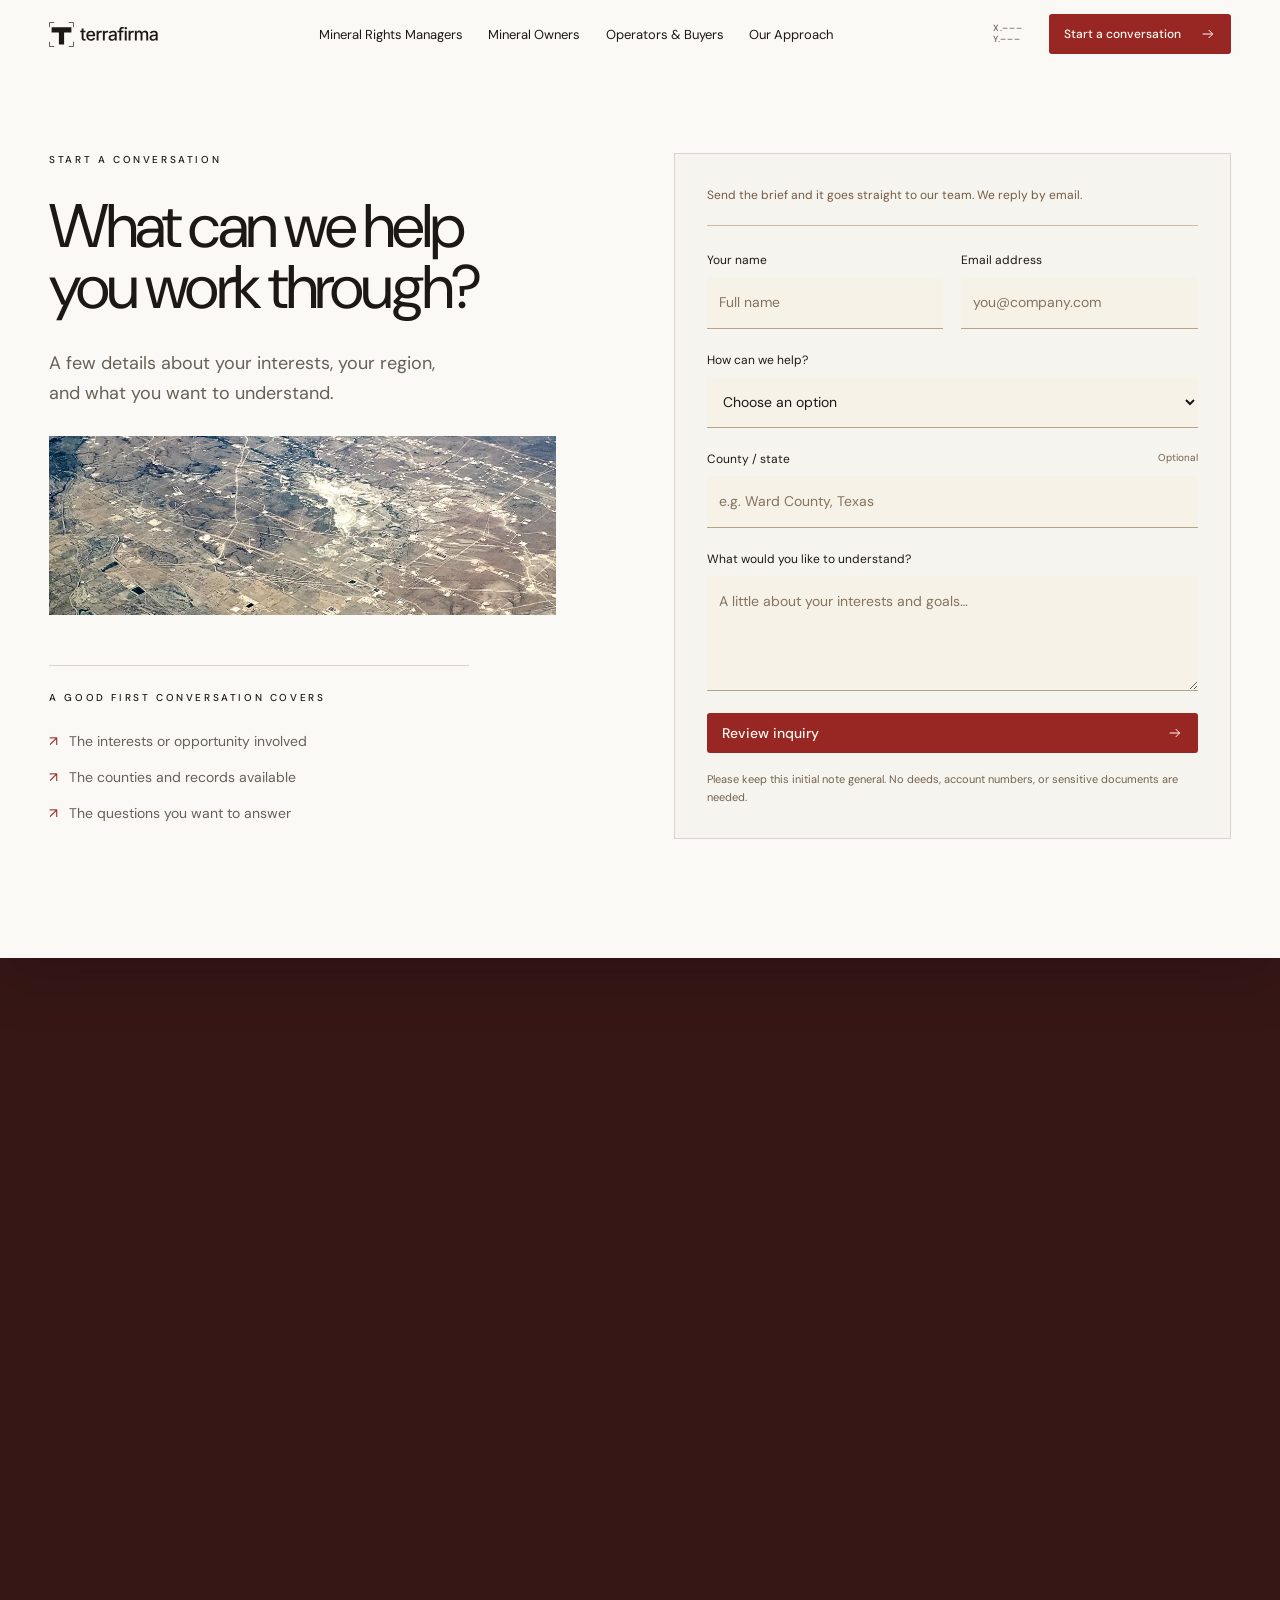
<file: docs/contact/index.html>
<!doctype html><html lang="en"><head><meta charset="utf-8"><meta name="viewport" content="width=device-width,initial-scale=1"><meta name="theme-color" content="#f4f1e8"><title>Start a conversation | Terrafirma</title><meta name="description" content="Tell Terrafirma about your mineral interests, region, and goals."><link rel="canonical" href="https://basil-personal.github.io/terrafirma/contact/"><meta property="og:title" content="Start a conversation | Terrafirma"><meta property="og:description" content="Tell Terrafirma about your mineral interests, region, and goals."><meta property="og:type" content="website"><meta property="og:url" content="https://basil-personal.github.io/terrafirma/contact/"><meta property="og:image" content="https://basil-personal.github.io/terrafirma/assets/social-card.png"><meta name="twitter:card" content="summary_large_image"><link rel="icon" href="../assets/favicon.svg" type="image/svg+xml"><link rel="preload" href="../assets/instrument-regular.woff" as="font" type="font/woff" crossorigin><link rel="preload" href="../assets/inter-regular.woff" as="font" type="font/woff" crossorigin><link rel="stylesheet" href="../style.css?v=20261109-interior"><script src="../site-config.js" defer></script><script src="../script.js" defer></script></head><body id="top"><a class="skip-link" href="#main">Skip to content</a><header class="site-header"><a class="brand" href="../" aria-label="Terrafirma home"><svg class="survey-mark" viewBox="0 0 48 48" fill="none" aria-hidden="true"><path d="M5 10h38v10H29v23H19V20H5V10Z" fill="currentColor"/><path d="M1 1h9M1 1v9M47 1h-9M47 1v9M1 47h9M1 47v-9M47 47h-9M47 47v-9" stroke="currentColor" stroke-width="1.3"/></svg><span class="wordmark"><svg xmlns="http://www.w3.org/2000/svg" viewBox="0 0 9039 1650" fill="currentColor" aria-hidden="true"><g transform="translate(0 1550) scale(1 -1)"><path transform="translate(0 0)" d="M626 1118V939H20V1118ZM183 1384H403V302Q403 235 431.5 203.5Q460 172 525 172Q542 172 570.0 176.0Q598 180 618 184L657 8Q622 -4 582.0 -9.5Q542 -15 503 -15Q351 -15 267.0 63.5Q183 142 183 284Z"/><path transform="translate(622 0)" d="M630 -23Q465 -23 345.0 48.0Q225 119 160.5 248.0Q96 377 96 551Q96 723 159.5 854.0Q223 985 339.0 1058.5Q455 1132 611 1132Q707 1132 796.0 1100.5Q885 1069 956.0 1002.0Q1027 935 1068.5 828.5Q1110 722 1110 570V492H219V656H997L894 602Q894 705 862.0 783.5Q830 862 767.5 906.0Q705 950 611 950Q518 950 452.0 905.0Q386 860 351.5 786.5Q317 713 317 626V514Q317 399 356.5 319.5Q396 240 467.0 199.5Q538 159 632 159Q694 159 744.0 176.5Q794 194 830.5 229.5Q867 265 886 317L1093 268Q1066 182 1002.5 116.0Q939 50 844.5 13.5Q750 -23 630 -23Z"/><path transform="translate(1750 0)" d="M148 0V1118H361V938H373Q404 1030 481.0 1082.0Q558 1134 656 1134Q677 1134 704.0 1132.5Q731 1131 749 1128V918Q737 922 703.0 926.0Q669 930 634 930Q558 930 497.0 898.0Q436 866 402.0 809.5Q368 753 368 679V0Z"/><path transform="translate(2467 0)" d="M148 0V1118H361V938H373Q404 1030 481.0 1082.0Q558 1134 656 1134Q677 1134 704.0 1132.5Q731 1131 749 1128V918Q737 922 703.0 926.0Q669 930 634 930Q558 930 497.0 898.0Q436 866 402.0 809.5Q368 753 368 679V0Z"/><path transform="translate(3184 0)" d="M461 -25Q355 -25 269.0 14.5Q183 54 133.0 130.0Q83 206 83 316Q83 411 119.5 472.0Q156 533 218.5 569.0Q281 605 357.5 623.0Q434 641 513 650Q612 662 674.0 669.5Q736 677 765.5 694.5Q795 712 795 751V757Q795 820 771.0 863.0Q747 906 699.5 929.5Q652 953 581 953Q508 953 455.5 930.5Q403 908 370.5 873.0Q338 838 322 800L115 854Q153 954 224.0 1015.0Q295 1076 387.0 1104.0Q479 1132 577 1132Q645 1132 721.0 1116.0Q797 1100 864.0 1058.0Q931 1016 973.0 940.0Q1015 864 1015 742V0H802V153H791Q769 110 726.0 69.0Q683 28 617.5 1.5Q552 -25 461 -25ZM510 152Q600 152 664.0 187.0Q728 222 762.0 280.0Q796 338 796 403V546Q784 534 750.5 524.5Q717 515 674.0 507.5Q631 500 591.0 495.0Q551 490 525 487Q463 479 411.5 460.0Q360 441 329.5 406.0Q299 371 299 313Q299 260 326.5 224.0Q354 188 401.0 170.0Q448 152 510 152Z"/><path transform="translate(4272 0)" d="M702 1118V939H20V1118ZM232 0V1246Q232 1350 278.5 1420.0Q325 1490 401.0 1525.0Q477 1560 565 1560Q632 1560 679.5 1549.0Q727 1538 749 1530L698 1352Q682 1357 658.5 1362.5Q635 1368 600 1368Q522 1368 487.0 1329.0Q452 1290 452 1216V0Z"/><path transform="translate(4974 0)" d="M148 0V1118H368V0ZM259 1289Q202 1289 161.5 1327.0Q121 1365 121 1419Q121 1474 161.5 1512.0Q202 1550 259 1550Q316 1550 357.0 1512.0Q398 1474 398 1419Q398 1365 357.0 1327.0Q316 1289 259 1289Z"/><path transform="translate(5415 0)" d="M148 0V1118H361V938H373Q404 1030 481.0 1082.0Q558 1134 656 1134Q677 1134 704.0 1132.5Q731 1131 749 1128V918Q737 922 703.0 926.0Q669 930 634 930Q558 930 497.0 898.0Q436 866 402.0 809.5Q368 753 368 679V0Z"/><path transform="translate(6132 0)" d="M148 0V1118H357L363 859H346Q370 954 420.0 1015.0Q470 1076 537.0 1106.5Q604 1137 677 1137Q799 1137 874.0 1061.5Q949 986 975 851H947Q969 943 1023.0 1007.0Q1077 1071 1153.5 1104.0Q1230 1137 1317 1137Q1416 1137 1496.5 1094.0Q1577 1051 1624.0 966.0Q1671 881 1671 754V0H1451V732Q1451 844 1388.5 894.0Q1326 944 1241 944Q1172 944 1122.0 915.0Q1072 886 1045.0 834.5Q1018 783 1018 716V0H801V746Q801 836 743.5 890.0Q686 944 597 944Q536 944 483.5 915.5Q431 887 399.5 831.5Q368 776 368 695V0Z"/><path transform="translate(7876 0)" d="M461 -25Q355 -25 269.0 14.5Q183 54 133.0 130.0Q83 206 83 316Q83 411 119.5 472.0Q156 533 218.5 569.0Q281 605 357.5 623.0Q434 641 513 650Q612 662 674.0 669.5Q736 677 765.5 694.5Q795 712 795 751V757Q795 820 771.0 863.0Q747 906 699.5 929.5Q652 953 581 953Q508 953 455.5 930.5Q403 908 370.5 873.0Q338 838 322 800L115 854Q153 954 224.0 1015.0Q295 1076 387.0 1104.0Q479 1132 577 1132Q645 1132 721.0 1116.0Q797 1100 864.0 1058.0Q931 1016 973.0 940.0Q1015 864 1015 742V0H802V153H791Q769 110 726.0 69.0Q683 28 617.5 1.5Q552 -25 461 -25ZM510 152Q600 152 664.0 187.0Q728 222 762.0 280.0Q796 338 796 403V546Q784 534 750.5 524.5Q717 515 674.0 507.5Q631 500 591.0 495.0Q551 490 525 487Q463 479 411.5 460.0Q360 441 329.5 406.0Q299 371 299 313Q299 260 326.5 224.0Q354 188 401.0 170.0Q448 152 510 152Z"/></g></svg>
</span></a><nav class="desktop-nav" aria-label="Main navigation"><a href="../managers/" >Mineral Rights Managers</a><a href="../owners/" >Mineral Owners</a><a href="../operators/" >Operators & Buyers</a><a href="../approach/" >Our Approach</a></nav><a class="button " href="./"><span>Start a conversation</span><svg class="arrow" viewBox="0 0 24 24" fill="none" aria-hidden="true"><path d="M4 12h15m-6-6 6 6-6 6" stroke="currentColor" stroke-width="1.5"/></svg></a><button class="menu-toggle" aria-label="Open navigation" aria-expanded="false" aria-controls="mobile-menu"><span></span><span></span></button><div class="scroll-progress" aria-hidden="true"></div></header><nav id="mobile-menu" class="mobile-menu" aria-label="Mobile navigation" hidden><a href="../managers/" >Mineral Rights Managers</a><a href="../owners/" >Mineral Owners</a><a href="../operators/" >Operators & Buyers</a><a href="../approach/" >Our Approach</a><a href="../courthouse-partners/">Courthouse Partnerships</a><a href="./">Start a conversation <svg class="arrow" viewBox="0 0 24 24" fill="none" aria-hidden="true"><path d="M4 12h15m-6-6 6 6-6 6" stroke="currentColor" stroke-width="1.5"/></svg></a></nav><main id="main" class="page-shell"><section class="contact section"><div class="contact-intro"><span class="eyebrow">START A CONVERSATION</span><h1>What can we help<br>you work through?</h1><p>A few details about your interests, your region, and what you want to understand.</p><div class="intake-photo" aria-hidden="true"></div><div class="contact-aside"><span class="eyebrow">A GOOD FIRST CONVERSATION COVERS</span><ul><li>The interests or opportunity involved</li><li>The counties and records available</li><li>The questions you want to answer</li></ul></div></div><div class="contact-card"><p class="preview-notice" id="contact-notice">Send the brief and it goes straight to our team. We reply by email.</p><form id="inquiry-form"><div class="form-grid"><label>Your name<input name="name" autocomplete="name" required placeholder="Full name"></label><label>Email address<input name="email" autocomplete="email" type="email" required placeholder="you@company.com"></label></div><label>How can we help?<select name="audience" required><option value="">Choose an option</option><option value="owner">Manage mineral interests</option><option value="manager">Back-office support for mineral rights managers</option><option value="operator">Acquisition or leasing support</option><option value="county">Courthouse partnership</option><option value="other">Something else</option></select></label><label>County / state <span class="optional">Optional</span><input name="region" placeholder="e.g. Ward County, Texas"></label><label>What would you like to understand?<textarea name="message" required rows="4" placeholder="A little about your interests and goals…"></textarea></label><label class="honey" aria-hidden="true">Leave this blank<input name="website" tabindex="-1" autocomplete="off"></label><button class="button" type="submit"><span id="contact-submit-label">Review inquiry</span><svg class="arrow" viewBox="0 0 24 24" fill="none" aria-hidden="true"><path d="M4 12h15m-6-6 6 6-6 6" stroke="currentColor" stroke-width="1.5"/></svg></button><p class="form-note">Please keep this initial note general. No deeds, account numbers, or sensitive documents are needed.</p></form><div id="inquiry-review" hidden><span class="eyebrow">YOUR CONVERSATION BRIEF</span><h2>A clearer<br>starting point.</h2><dl id="review-fields"></dl><p id="review-message"></p><p id="review-notice">Your inquiry is ready to copy. Nothing has been sent.</p><div class="review-actions"><button class="button" id="copy-inquiry">Copy inquiry</button><button class="text-link" id="edit-inquiry">Edit details</button></div><p id="inquiry-status" role="status"></p></div></div></section></main><footer class="site-footer"><div class="footer-inner"><div class="footer-top"><div class="footer-prompt"><span class="eyebrow">THE NEXT CHAPTER STARTS HERE</span><a href="./">Let's get to work.<span class="circle-arrow"><svg class="arrow" viewBox="0 0 24 24" fill="none" aria-hidden="true"><path d="M4 12h15m-6-6 6 6-6 6" stroke="currentColor" stroke-width="1.5"/></svg></span></a></div><nav aria-label="Footer navigation"><a href="../owners/">Mineral Owners</a><a href="../operators/">Operators & Buyers</a><a href="../managers/">Mineral Rights Managers</a><a href="../courthouse-partners/">Courthouse Partnerships</a><a href="../approach/">Our Approach</a><a href="./">Get in touch</a></nav></div><div class="footer-wordmark" aria-hidden="true"><svg xmlns="http://www.w3.org/2000/svg" viewBox="0 0 9039 1650" fill="currentColor" aria-hidden="true"><g transform="translate(0 1550) scale(1 -1)"><path transform="translate(0 0)" d="M626 1118V939H20V1118ZM183 1384H403V302Q403 235 431.5 203.5Q460 172 525 172Q542 172 570.0 176.0Q598 180 618 184L657 8Q622 -4 582.0 -9.5Q542 -15 503 -15Q351 -15 267.0 63.5Q183 142 183 284Z"/><path transform="translate(622 0)" d="M630 -23Q465 -23 345.0 48.0Q225 119 160.5 248.0Q96 377 96 551Q96 723 159.5 854.0Q223 985 339.0 1058.5Q455 1132 611 1132Q707 1132 796.0 1100.5Q885 1069 956.0 1002.0Q1027 935 1068.5 828.5Q1110 722 1110 570V492H219V656H997L894 602Q894 705 862.0 783.5Q830 862 767.5 906.0Q705 950 611 950Q518 950 452.0 905.0Q386 860 351.5 786.5Q317 713 317 626V514Q317 399 356.5 319.5Q396 240 467.0 199.5Q538 159 632 159Q694 159 744.0 176.5Q794 194 830.5 229.5Q867 265 886 317L1093 268Q1066 182 1002.5 116.0Q939 50 844.5 13.5Q750 -23 630 -23Z"/><path transform="translate(1750 0)" d="M148 0V1118H361V938H373Q404 1030 481.0 1082.0Q558 1134 656 1134Q677 1134 704.0 1132.5Q731 1131 749 1128V918Q737 922 703.0 926.0Q669 930 634 930Q558 930 497.0 898.0Q436 866 402.0 809.5Q368 753 368 679V0Z"/><path transform="translate(2467 0)" d="M148 0V1118H361V938H373Q404 1030 481.0 1082.0Q558 1134 656 1134Q677 1134 704.0 1132.5Q731 1131 749 1128V918Q737 922 703.0 926.0Q669 930 634 930Q558 930 497.0 898.0Q436 866 402.0 809.5Q368 753 368 679V0Z"/><path transform="translate(3184 0)" d="M461 -25Q355 -25 269.0 14.5Q183 54 133.0 130.0Q83 206 83 316Q83 411 119.5 472.0Q156 533 218.5 569.0Q281 605 357.5 623.0Q434 641 513 650Q612 662 674.0 669.5Q736 677 765.5 694.5Q795 712 795 751V757Q795 820 771.0 863.0Q747 906 699.5 929.5Q652 953 581 953Q508 953 455.5 930.5Q403 908 370.5 873.0Q338 838 322 800L115 854Q153 954 224.0 1015.0Q295 1076 387.0 1104.0Q479 1132 577 1132Q645 1132 721.0 1116.0Q797 1100 864.0 1058.0Q931 1016 973.0 940.0Q1015 864 1015 742V0H802V153H791Q769 110 726.0 69.0Q683 28 617.5 1.5Q552 -25 461 -25ZM510 152Q600 152 664.0 187.0Q728 222 762.0 280.0Q796 338 796 403V546Q784 534 750.5 524.5Q717 515 674.0 507.5Q631 500 591.0 495.0Q551 490 525 487Q463 479 411.5 460.0Q360 441 329.5 406.0Q299 371 299 313Q299 260 326.5 224.0Q354 188 401.0 170.0Q448 152 510 152Z"/><path transform="translate(4272 0)" d="M702 1118V939H20V1118ZM232 0V1246Q232 1350 278.5 1420.0Q325 1490 401.0 1525.0Q477 1560 565 1560Q632 1560 679.5 1549.0Q727 1538 749 1530L698 1352Q682 1357 658.5 1362.5Q635 1368 600 1368Q522 1368 487.0 1329.0Q452 1290 452 1216V0Z"/><path transform="translate(4974 0)" d="M148 0V1118H368V0ZM259 1289Q202 1289 161.5 1327.0Q121 1365 121 1419Q121 1474 161.5 1512.0Q202 1550 259 1550Q316 1550 357.0 1512.0Q398 1474 398 1419Q398 1365 357.0 1327.0Q316 1289 259 1289Z"/><path transform="translate(5415 0)" d="M148 0V1118H361V938H373Q404 1030 481.0 1082.0Q558 1134 656 1134Q677 1134 704.0 1132.5Q731 1131 749 1128V918Q737 922 703.0 926.0Q669 930 634 930Q558 930 497.0 898.0Q436 866 402.0 809.5Q368 753 368 679V0Z"/><path transform="translate(6132 0)" d="M148 0V1118H357L363 859H346Q370 954 420.0 1015.0Q470 1076 537.0 1106.5Q604 1137 677 1137Q799 1137 874.0 1061.5Q949 986 975 851H947Q969 943 1023.0 1007.0Q1077 1071 1153.5 1104.0Q1230 1137 1317 1137Q1416 1137 1496.5 1094.0Q1577 1051 1624.0 966.0Q1671 881 1671 754V0H1451V732Q1451 844 1388.5 894.0Q1326 944 1241 944Q1172 944 1122.0 915.0Q1072 886 1045.0 834.5Q1018 783 1018 716V0H801V746Q801 836 743.5 890.0Q686 944 597 944Q536 944 483.5 915.5Q431 887 399.5 831.5Q368 776 368 695V0Z"/><path transform="translate(7876 0)" d="M461 -25Q355 -25 269.0 14.5Q183 54 133.0 130.0Q83 206 83 316Q83 411 119.5 472.0Q156 533 218.5 569.0Q281 605 357.5 623.0Q434 641 513 650Q612 662 674.0 669.5Q736 677 765.5 694.5Q795 712 795 751V757Q795 820 771.0 863.0Q747 906 699.5 929.5Q652 953 581 953Q508 953 455.5 930.5Q403 908 370.5 873.0Q338 838 322 800L115 854Q153 954 224.0 1015.0Q295 1076 387.0 1104.0Q479 1132 577 1132Q645 1132 721.0 1116.0Q797 1100 864.0 1058.0Q931 1016 973.0 940.0Q1015 864 1015 742V0H802V153H791Q769 110 726.0 69.0Q683 28 617.5 1.5Q552 -25 461 -25ZM510 152Q600 152 664.0 187.0Q728 222 762.0 280.0Q796 338 796 403V546Q784 534 750.5 524.5Q717 515 674.0 507.5Q631 500 591.0 495.0Q551 490 525 487Q463 479 411.5 460.0Q360 441 329.5 406.0Q299 371 299 313Q299 260 326.5 224.0Q354 188 401.0 170.0Q448 152 510 152Z"/></g></svg>
<span class="footer-mark"><svg class="survey-mark" viewBox="0 0 48 48" fill="none" aria-hidden="true"><path d="M5 10h38v10H29v23H19V20H5V10Z" fill="currentColor"/><path d="M1 1h9M1 1v9M47 1h-9M47 1v9M1 47h9M1 47v-9M47 47h-9M47 47v-9" stroke="currentColor" stroke-width="1.3"/></svg></span></div><div class="footer-bottom"><span>© 2026 Terrafirma</span><span>getterrafirma.com</span><div><a href="../credits/">Credits & privacy</a><a href="#top">Back to top ↑</a></div></div></div></footer></body></html>
</file>
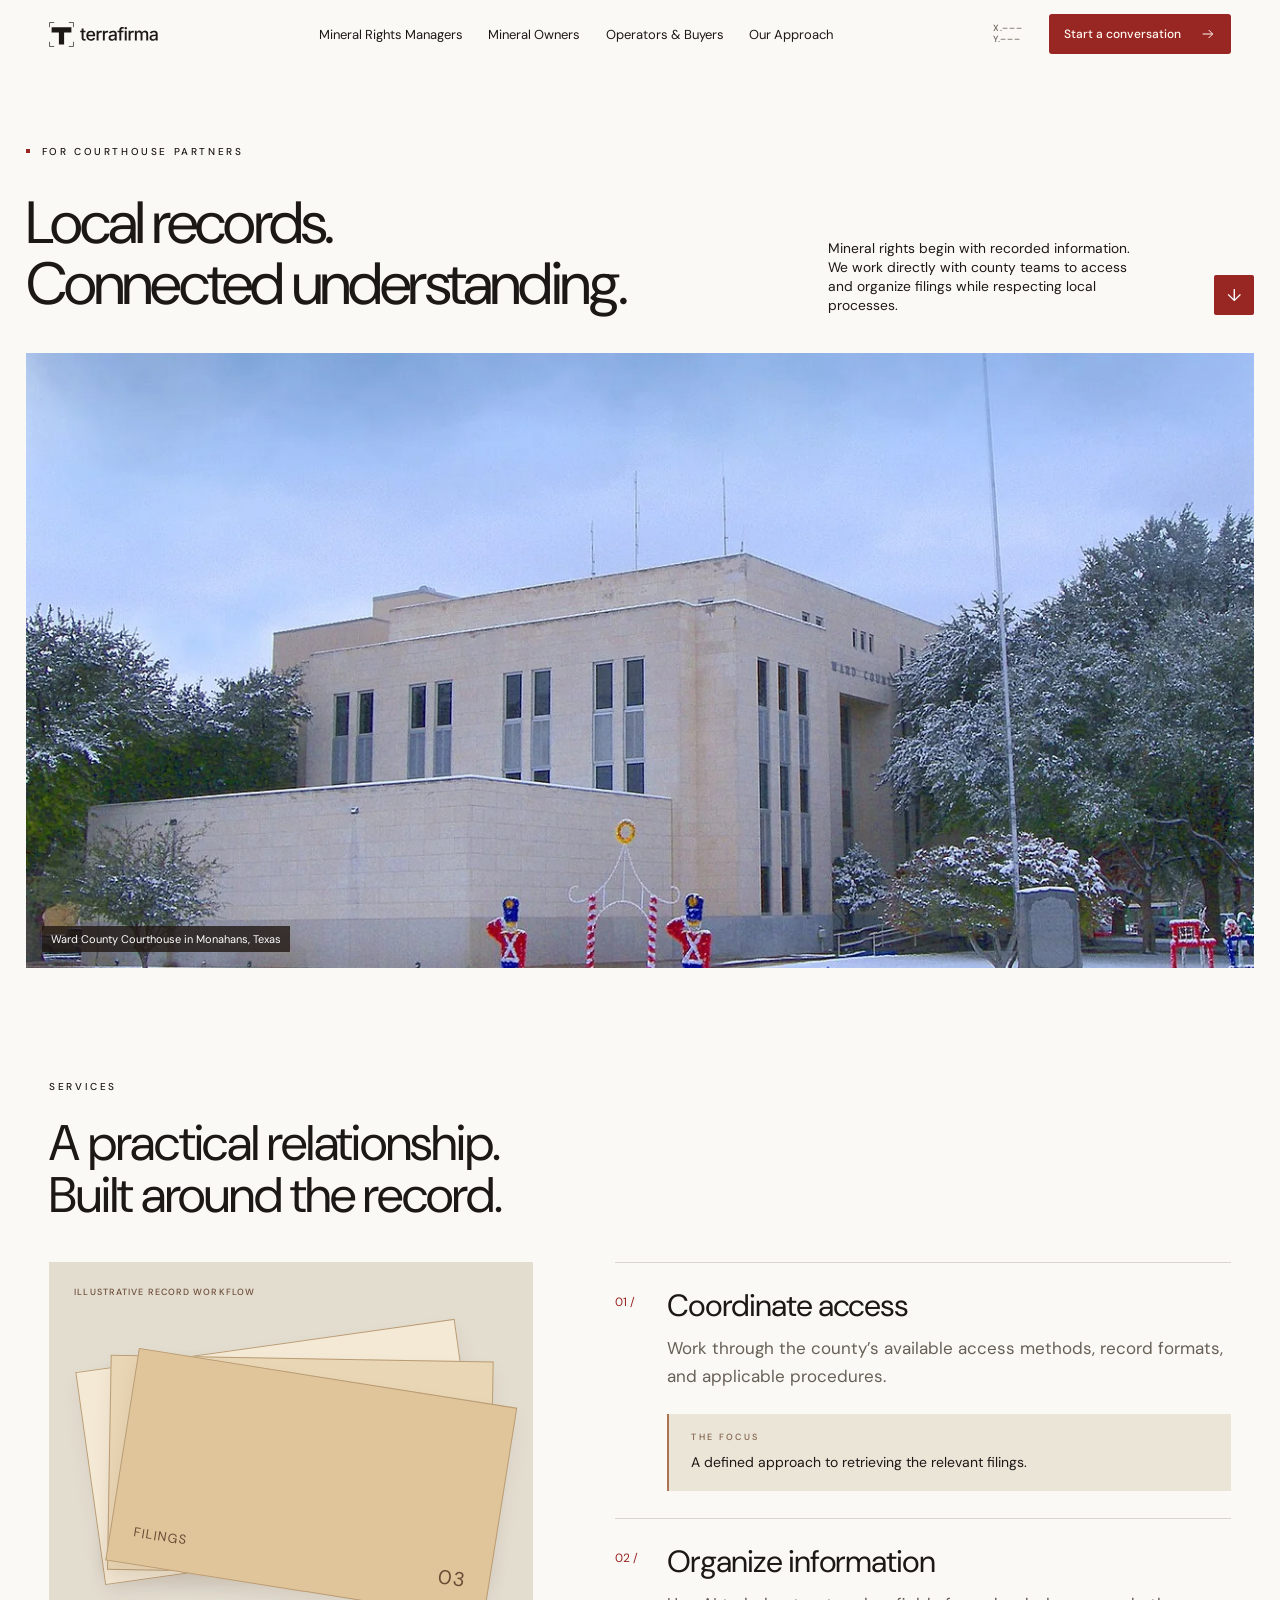
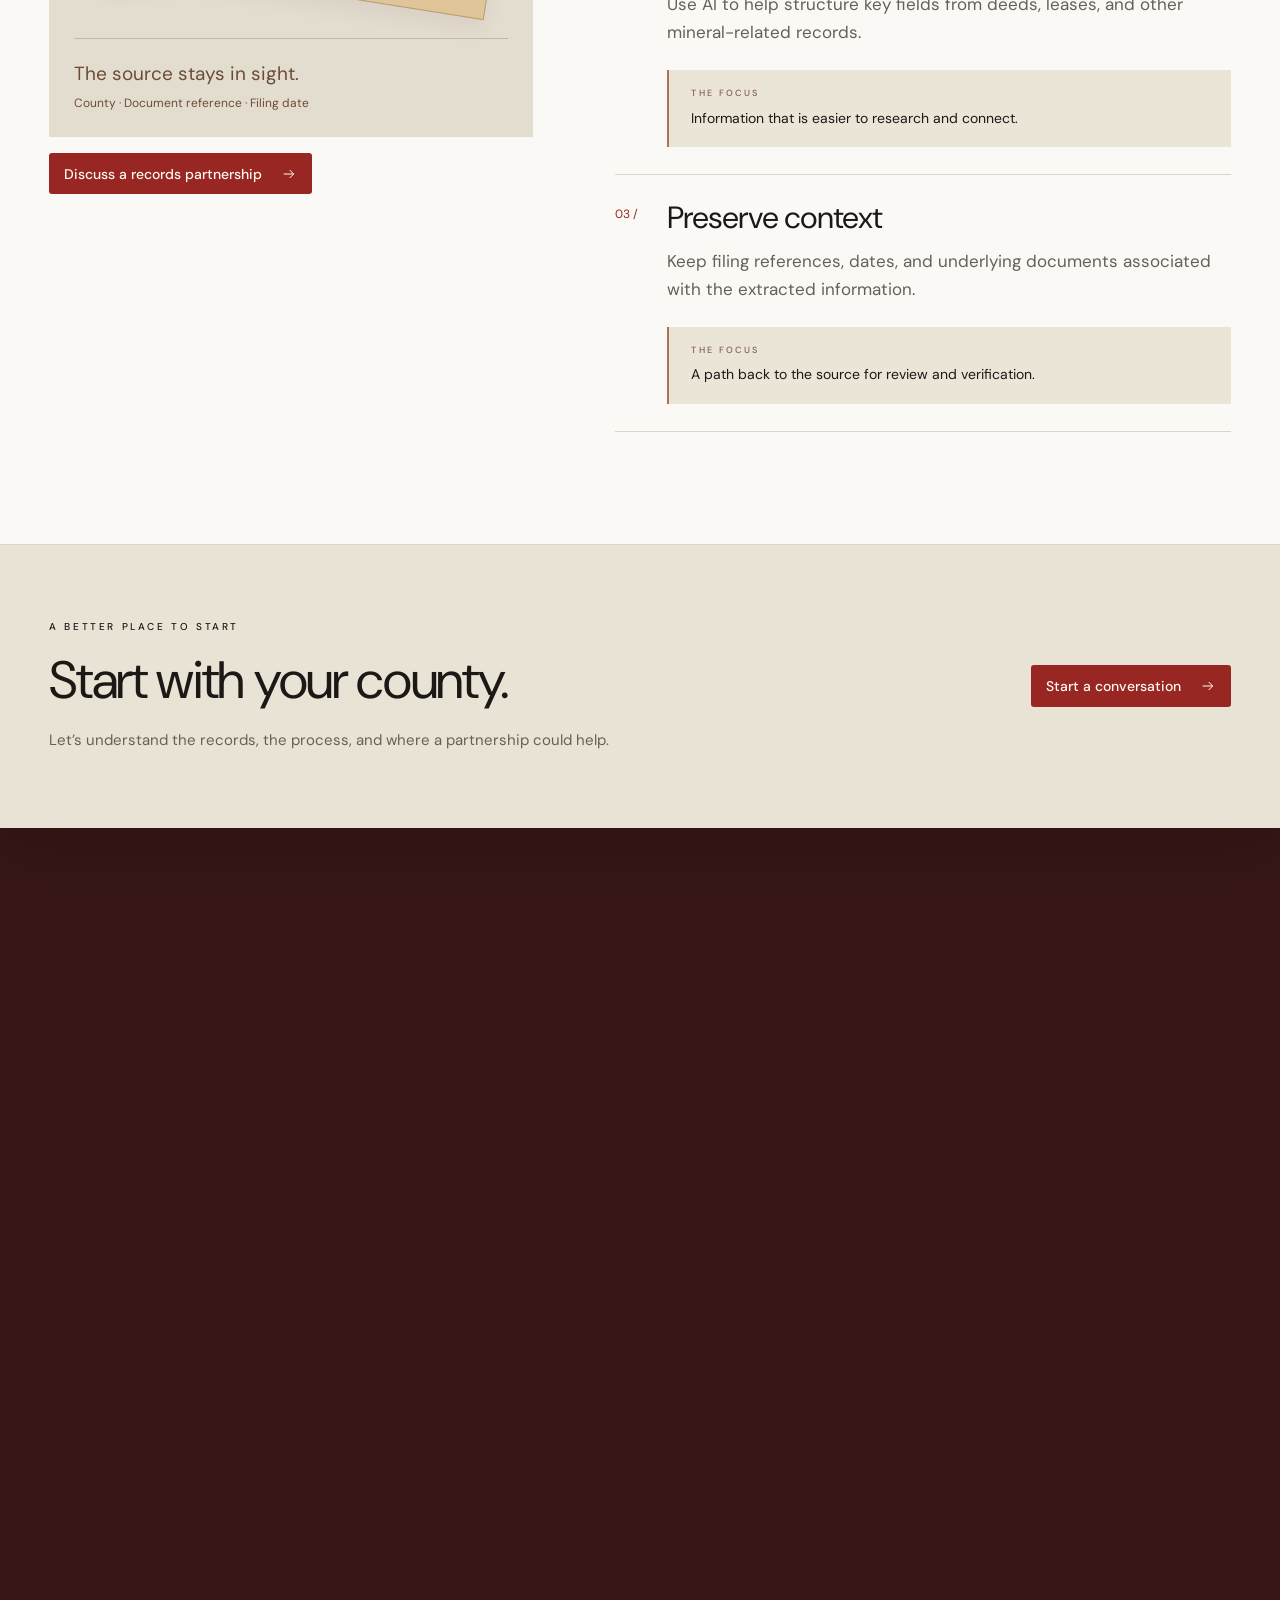
<file: docs/courthouse-partners/index.html>
<!doctype html><html lang="en"><head><meta charset="utf-8"><meta name="viewport" content="width=device-width,initial-scale=1"><meta name="theme-color" content="#f4f1e8"><title>For Courthouse Partners | Terrafirma</title><meta name="description" content="Mineral rights begin with recorded information. We work directly with county teams to access and organize filings while respecting local processes."><link rel="canonical" href="https://basil-personal.github.io/terrafirma/courthouse-partners/"><meta property="og:title" content="For Courthouse Partners | Terrafirma"><meta property="og:description" content="Mineral rights begin with recorded information. We work directly with county teams to access and organize filings while respecting local processes."><meta property="og:type" content="website"><meta property="og:url" content="https://basil-personal.github.io/terrafirma/courthouse-partners/"><meta property="og:image" content="https://basil-personal.github.io/terrafirma/assets/social-card.png"><meta name="twitter:card" content="summary_large_image"><link rel="icon" href="../assets/favicon.svg" type="image/svg+xml"><link rel="preload" href="../assets/instrument-regular.woff" as="font" type="font/woff" crossorigin><link rel="preload" href="../assets/inter-regular.woff" as="font" type="font/woff" crossorigin><link rel="stylesheet" href="../style.css?v=20261109-interior"><script src="../site-config.js" defer></script><script src="../script.js" defer></script></head><body id="top"><a class="skip-link" href="#main">Skip to content</a><header class="site-header"><a class="brand" href="../" aria-label="Terrafirma home"><svg class="survey-mark" viewBox="0 0 48 48" fill="none" aria-hidden="true"><path d="M5 10h38v10H29v23H19V20H5V10Z" fill="currentColor"/><path d="M1 1h9M1 1v9M47 1h-9M47 1v9M1 47h9M1 47v-9M47 47h-9M47 47v-9" stroke="currentColor" stroke-width="1.3"/></svg><span class="wordmark"><svg xmlns="http://www.w3.org/2000/svg" viewBox="0 0 9039 1650" fill="currentColor" aria-hidden="true"><g transform="translate(0 1550) scale(1 -1)"><path transform="translate(0 0)" d="M626 1118V939H20V1118ZM183 1384H403V302Q403 235 431.5 203.5Q460 172 525 172Q542 172 570.0 176.0Q598 180 618 184L657 8Q622 -4 582.0 -9.5Q542 -15 503 -15Q351 -15 267.0 63.5Q183 142 183 284Z"/><path transform="translate(622 0)" d="M630 -23Q465 -23 345.0 48.0Q225 119 160.5 248.0Q96 377 96 551Q96 723 159.5 854.0Q223 985 339.0 1058.5Q455 1132 611 1132Q707 1132 796.0 1100.5Q885 1069 956.0 1002.0Q1027 935 1068.5 828.5Q1110 722 1110 570V492H219V656H997L894 602Q894 705 862.0 783.5Q830 862 767.5 906.0Q705 950 611 950Q518 950 452.0 905.0Q386 860 351.5 786.5Q317 713 317 626V514Q317 399 356.5 319.5Q396 240 467.0 199.5Q538 159 632 159Q694 159 744.0 176.5Q794 194 830.5 229.5Q867 265 886 317L1093 268Q1066 182 1002.5 116.0Q939 50 844.5 13.5Q750 -23 630 -23Z"/><path transform="translate(1750 0)" d="M148 0V1118H361V938H373Q404 1030 481.0 1082.0Q558 1134 656 1134Q677 1134 704.0 1132.5Q731 1131 749 1128V918Q737 922 703.0 926.0Q669 930 634 930Q558 930 497.0 898.0Q436 866 402.0 809.5Q368 753 368 679V0Z"/><path transform="translate(2467 0)" d="M148 0V1118H361V938H373Q404 1030 481.0 1082.0Q558 1134 656 1134Q677 1134 704.0 1132.5Q731 1131 749 1128V918Q737 922 703.0 926.0Q669 930 634 930Q558 930 497.0 898.0Q436 866 402.0 809.5Q368 753 368 679V0Z"/><path transform="translate(3184 0)" d="M461 -25Q355 -25 269.0 14.5Q183 54 133.0 130.0Q83 206 83 316Q83 411 119.5 472.0Q156 533 218.5 569.0Q281 605 357.5 623.0Q434 641 513 650Q612 662 674.0 669.5Q736 677 765.5 694.5Q795 712 795 751V757Q795 820 771.0 863.0Q747 906 699.5 929.5Q652 953 581 953Q508 953 455.5 930.5Q403 908 370.5 873.0Q338 838 322 800L115 854Q153 954 224.0 1015.0Q295 1076 387.0 1104.0Q479 1132 577 1132Q645 1132 721.0 1116.0Q797 1100 864.0 1058.0Q931 1016 973.0 940.0Q1015 864 1015 742V0H802V153H791Q769 110 726.0 69.0Q683 28 617.5 1.5Q552 -25 461 -25ZM510 152Q600 152 664.0 187.0Q728 222 762.0 280.0Q796 338 796 403V546Q784 534 750.5 524.5Q717 515 674.0 507.5Q631 500 591.0 495.0Q551 490 525 487Q463 479 411.5 460.0Q360 441 329.5 406.0Q299 371 299 313Q299 260 326.5 224.0Q354 188 401.0 170.0Q448 152 510 152Z"/><path transform="translate(4272 0)" d="M702 1118V939H20V1118ZM232 0V1246Q232 1350 278.5 1420.0Q325 1490 401.0 1525.0Q477 1560 565 1560Q632 1560 679.5 1549.0Q727 1538 749 1530L698 1352Q682 1357 658.5 1362.5Q635 1368 600 1368Q522 1368 487.0 1329.0Q452 1290 452 1216V0Z"/><path transform="translate(4974 0)" d="M148 0V1118H368V0ZM259 1289Q202 1289 161.5 1327.0Q121 1365 121 1419Q121 1474 161.5 1512.0Q202 1550 259 1550Q316 1550 357.0 1512.0Q398 1474 398 1419Q398 1365 357.0 1327.0Q316 1289 259 1289Z"/><path transform="translate(5415 0)" d="M148 0V1118H361V938H373Q404 1030 481.0 1082.0Q558 1134 656 1134Q677 1134 704.0 1132.5Q731 1131 749 1128V918Q737 922 703.0 926.0Q669 930 634 930Q558 930 497.0 898.0Q436 866 402.0 809.5Q368 753 368 679V0Z"/><path transform="translate(6132 0)" d="M148 0V1118H357L363 859H346Q370 954 420.0 1015.0Q470 1076 537.0 1106.5Q604 1137 677 1137Q799 1137 874.0 1061.5Q949 986 975 851H947Q969 943 1023.0 1007.0Q1077 1071 1153.5 1104.0Q1230 1137 1317 1137Q1416 1137 1496.5 1094.0Q1577 1051 1624.0 966.0Q1671 881 1671 754V0H1451V732Q1451 844 1388.5 894.0Q1326 944 1241 944Q1172 944 1122.0 915.0Q1072 886 1045.0 834.5Q1018 783 1018 716V0H801V746Q801 836 743.5 890.0Q686 944 597 944Q536 944 483.5 915.5Q431 887 399.5 831.5Q368 776 368 695V0Z"/><path transform="translate(7876 0)" d="M461 -25Q355 -25 269.0 14.5Q183 54 133.0 130.0Q83 206 83 316Q83 411 119.5 472.0Q156 533 218.5 569.0Q281 605 357.5 623.0Q434 641 513 650Q612 662 674.0 669.5Q736 677 765.5 694.5Q795 712 795 751V757Q795 820 771.0 863.0Q747 906 699.5 929.5Q652 953 581 953Q508 953 455.5 930.5Q403 908 370.5 873.0Q338 838 322 800L115 854Q153 954 224.0 1015.0Q295 1076 387.0 1104.0Q479 1132 577 1132Q645 1132 721.0 1116.0Q797 1100 864.0 1058.0Q931 1016 973.0 940.0Q1015 864 1015 742V0H802V153H791Q769 110 726.0 69.0Q683 28 617.5 1.5Q552 -25 461 -25ZM510 152Q600 152 664.0 187.0Q728 222 762.0 280.0Q796 338 796 403V546Q784 534 750.5 524.5Q717 515 674.0 507.5Q631 500 591.0 495.0Q551 490 525 487Q463 479 411.5 460.0Q360 441 329.5 406.0Q299 371 299 313Q299 260 326.5 224.0Q354 188 401.0 170.0Q448 152 510 152Z"/></g></svg>
</span></a><nav class="desktop-nav" aria-label="Main navigation"><a href="../managers/" >Mineral Rights Managers</a><a href="../owners/" >Mineral Owners</a><a href="../operators/" >Operators & Buyers</a><a href="../approach/" >Our Approach</a></nav><a class="button " href="../contact/"><span>Start a conversation</span><svg class="arrow" viewBox="0 0 24 24" fill="none" aria-hidden="true"><path d="M4 12h15m-6-6 6 6-6 6" stroke="currentColor" stroke-width="1.5"/></svg></a><button class="menu-toggle" aria-label="Open navigation" aria-expanded="false" aria-controls="mobile-menu"><span></span><span></span></button><div class="scroll-progress" aria-hidden="true"></div></header><nav id="mobile-menu" class="mobile-menu" aria-label="Mobile navigation" hidden><a href="../managers/" >Mineral Rights Managers</a><a href="../owners/" >Mineral Owners</a><a href="../operators/" >Operators & Buyers</a><a href="../approach/" >Our Approach</a><a href="./">Courthouse Partnerships</a><a href="../contact/">Start a conversation <svg class="arrow" viewBox="0 0 24 24" fill="none" aria-hidden="true"><path d="M4 12h15m-6-6 6 6-6 6" stroke="currentColor" stroke-width="1.5"/></svg></a></nav><main id="main" class="page-shell"><section class="inside-open"><header class="chapter-head"><span class="eyebrow">FOR COURTHOUSE PARTNERS</span><div><h1>Local records.<br>Connected understanding.</h1><p>Mineral rights begin with recorded information. We work directly with county teams to access and organize filings while respecting local processes.</p><a href="#services-detail" aria-label="Explore the workflow">↓</a></div></header><figure class="field-plate"><img src="../assets/ward-courthouse.webp" alt="Ward County Courthouse in Monahans, Texas"><figcaption>Ward County Courthouse in Monahans, Texas</figcaption></figure></section><section class="section chapter" id="services-detail"><span class="eyebrow">Services</span><h2>A practical relationship.<br>Built around the record.</h2><div class="chapter-grid"><div class="chapter-example"><div class="detail-graphic county-graphic"><span class="eyebrow">ILLUSTRATIVE RECORD WORKFLOW</span><div class="record-folders"><div>DEEDS<span>01</span></div><div>LEASES<span>02</span></div><div>FILINGS<span>03</span></div></div><div class="graphic-caption"><strong>The source stays in sight.</strong><span>County · Document reference · Filing date</span></div></div><a class="button " href="../contact/?audience=county"><span>Discuss a records partnership</span><svg class="arrow" viewBox="0 0 24 24" fill="none" aria-hidden="true"><path d="M4 12h15m-6-6 6 6-6 6" stroke="currentColor" stroke-width="1.5"/></svg></a></div><div class="chapter-rows"><article class="service-detail"><span class="row-number">01 /</span><h3>Coordinate access</h3><div><p>Work through the county’s available access methods, record formats, and applicable procedures.</p><div class="deliverable"><span class="eyebrow">THE FOCUS</span><p>A defined approach to retrieving the relevant filings.</p></div></div></article><article class="service-detail"><span class="row-number">02 /</span><h3>Organize information</h3><div><p>Use AI to help structure key fields from deeds, leases, and other mineral-related records.</p><div class="deliverable"><span class="eyebrow">THE FOCUS</span><p>Information that is easier to research and connect.</p></div></div></article><article class="service-detail"><span class="row-number">03 /</span><h3>Preserve context</h3><div><p>Keep filing references, dates, and underlying documents associated with the extracted information.</p><div class="deliverable"><span class="eyebrow">THE FOCUS</span><p>A path back to the source for review and verification.</p></div></div></article></div></div></section><section class="inquiry-strip"><div><span class="eyebrow">A BETTER PLACE TO START</span><h2>Start with your county.</h2><p>Let’s understand the records, the process, and where a partnership could help.</p></div><a class="button " href="../contact/?audience=county"><span>Start a conversation</span><svg class="arrow" viewBox="0 0 24 24" fill="none" aria-hidden="true"><path d="M4 12h15m-6-6 6 6-6 6" stroke="currentColor" stroke-width="1.5"/></svg></a></section></main><footer class="site-footer"><div class="footer-inner"><div class="footer-top"><div class="footer-prompt"><span class="eyebrow">THE NEXT CHAPTER STARTS HERE</span><a href="../contact/">Let's get to work.<span class="circle-arrow"><svg class="arrow" viewBox="0 0 24 24" fill="none" aria-hidden="true"><path d="M4 12h15m-6-6 6 6-6 6" stroke="currentColor" stroke-width="1.5"/></svg></span></a></div><nav aria-label="Footer navigation"><a href="../owners/">Mineral Owners</a><a href="../operators/">Operators & Buyers</a><a href="../managers/">Mineral Rights Managers</a><a href="./">Courthouse Partnerships</a><a href="../approach/">Our Approach</a><a href="../contact/">Get in touch</a></nav></div><div class="footer-wordmark" aria-hidden="true"><svg xmlns="http://www.w3.org/2000/svg" viewBox="0 0 9039 1650" fill="currentColor" aria-hidden="true"><g transform="translate(0 1550) scale(1 -1)"><path transform="translate(0 0)" d="M626 1118V939H20V1118ZM183 1384H403V302Q403 235 431.5 203.5Q460 172 525 172Q542 172 570.0 176.0Q598 180 618 184L657 8Q622 -4 582.0 -9.5Q542 -15 503 -15Q351 -15 267.0 63.5Q183 142 183 284Z"/><path transform="translate(622 0)" d="M630 -23Q465 -23 345.0 48.0Q225 119 160.5 248.0Q96 377 96 551Q96 723 159.5 854.0Q223 985 339.0 1058.5Q455 1132 611 1132Q707 1132 796.0 1100.5Q885 1069 956.0 1002.0Q1027 935 1068.5 828.5Q1110 722 1110 570V492H219V656H997L894 602Q894 705 862.0 783.5Q830 862 767.5 906.0Q705 950 611 950Q518 950 452.0 905.0Q386 860 351.5 786.5Q317 713 317 626V514Q317 399 356.5 319.5Q396 240 467.0 199.5Q538 159 632 159Q694 159 744.0 176.5Q794 194 830.5 229.5Q867 265 886 317L1093 268Q1066 182 1002.5 116.0Q939 50 844.5 13.5Q750 -23 630 -23Z"/><path transform="translate(1750 0)" d="M148 0V1118H361V938H373Q404 1030 481.0 1082.0Q558 1134 656 1134Q677 1134 704.0 1132.5Q731 1131 749 1128V918Q737 922 703.0 926.0Q669 930 634 930Q558 930 497.0 898.0Q436 866 402.0 809.5Q368 753 368 679V0Z"/><path transform="translate(2467 0)" d="M148 0V1118H361V938H373Q404 1030 481.0 1082.0Q558 1134 656 1134Q677 1134 704.0 1132.5Q731 1131 749 1128V918Q737 922 703.0 926.0Q669 930 634 930Q558 930 497.0 898.0Q436 866 402.0 809.5Q368 753 368 679V0Z"/><path transform="translate(3184 0)" d="M461 -25Q355 -25 269.0 14.5Q183 54 133.0 130.0Q83 206 83 316Q83 411 119.5 472.0Q156 533 218.5 569.0Q281 605 357.5 623.0Q434 641 513 650Q612 662 674.0 669.5Q736 677 765.5 694.5Q795 712 795 751V757Q795 820 771.0 863.0Q747 906 699.5 929.5Q652 953 581 953Q508 953 455.5 930.5Q403 908 370.5 873.0Q338 838 322 800L115 854Q153 954 224.0 1015.0Q295 1076 387.0 1104.0Q479 1132 577 1132Q645 1132 721.0 1116.0Q797 1100 864.0 1058.0Q931 1016 973.0 940.0Q1015 864 1015 742V0H802V153H791Q769 110 726.0 69.0Q683 28 617.5 1.5Q552 -25 461 -25ZM510 152Q600 152 664.0 187.0Q728 222 762.0 280.0Q796 338 796 403V546Q784 534 750.5 524.5Q717 515 674.0 507.5Q631 500 591.0 495.0Q551 490 525 487Q463 479 411.5 460.0Q360 441 329.5 406.0Q299 371 299 313Q299 260 326.5 224.0Q354 188 401.0 170.0Q448 152 510 152Z"/><path transform="translate(4272 0)" d="M702 1118V939H20V1118ZM232 0V1246Q232 1350 278.5 1420.0Q325 1490 401.0 1525.0Q477 1560 565 1560Q632 1560 679.5 1549.0Q727 1538 749 1530L698 1352Q682 1357 658.5 1362.5Q635 1368 600 1368Q522 1368 487.0 1329.0Q452 1290 452 1216V0Z"/><path transform="translate(4974 0)" d="M148 0V1118H368V0ZM259 1289Q202 1289 161.5 1327.0Q121 1365 121 1419Q121 1474 161.5 1512.0Q202 1550 259 1550Q316 1550 357.0 1512.0Q398 1474 398 1419Q398 1365 357.0 1327.0Q316 1289 259 1289Z"/><path transform="translate(5415 0)" d="M148 0V1118H361V938H373Q404 1030 481.0 1082.0Q558 1134 656 1134Q677 1134 704.0 1132.5Q731 1131 749 1128V918Q737 922 703.0 926.0Q669 930 634 930Q558 930 497.0 898.0Q436 866 402.0 809.5Q368 753 368 679V0Z"/><path transform="translate(6132 0)" d="M148 0V1118H357L363 859H346Q370 954 420.0 1015.0Q470 1076 537.0 1106.5Q604 1137 677 1137Q799 1137 874.0 1061.5Q949 986 975 851H947Q969 943 1023.0 1007.0Q1077 1071 1153.5 1104.0Q1230 1137 1317 1137Q1416 1137 1496.5 1094.0Q1577 1051 1624.0 966.0Q1671 881 1671 754V0H1451V732Q1451 844 1388.5 894.0Q1326 944 1241 944Q1172 944 1122.0 915.0Q1072 886 1045.0 834.5Q1018 783 1018 716V0H801V746Q801 836 743.5 890.0Q686 944 597 944Q536 944 483.5 915.5Q431 887 399.5 831.5Q368 776 368 695V0Z"/><path transform="translate(7876 0)" d="M461 -25Q355 -25 269.0 14.5Q183 54 133.0 130.0Q83 206 83 316Q83 411 119.5 472.0Q156 533 218.5 569.0Q281 605 357.5 623.0Q434 641 513 650Q612 662 674.0 669.5Q736 677 765.5 694.5Q795 712 795 751V757Q795 820 771.0 863.0Q747 906 699.5 929.5Q652 953 581 953Q508 953 455.5 930.5Q403 908 370.5 873.0Q338 838 322 800L115 854Q153 954 224.0 1015.0Q295 1076 387.0 1104.0Q479 1132 577 1132Q645 1132 721.0 1116.0Q797 1100 864.0 1058.0Q931 1016 973.0 940.0Q1015 864 1015 742V0H802V153H791Q769 110 726.0 69.0Q683 28 617.5 1.5Q552 -25 461 -25ZM510 152Q600 152 664.0 187.0Q728 222 762.0 280.0Q796 338 796 403V546Q784 534 750.5 524.5Q717 515 674.0 507.5Q631 500 591.0 495.0Q551 490 525 487Q463 479 411.5 460.0Q360 441 329.5 406.0Q299 371 299 313Q299 260 326.5 224.0Q354 188 401.0 170.0Q448 152 510 152Z"/></g></svg>
<span class="footer-mark"><svg class="survey-mark" viewBox="0 0 48 48" fill="none" aria-hidden="true"><path d="M5 10h38v10H29v23H19V20H5V10Z" fill="currentColor"/><path d="M1 1h9M1 1v9M47 1h-9M47 1v9M1 47h9M1 47v-9M47 47h-9M47 47v-9" stroke="currentColor" stroke-width="1.3"/></svg></span></div><div class="footer-bottom"><span>© 2026 Terrafirma</span><span>getterrafirma.com</span><div><a href="../credits/">Credits & privacy</a><a href="#top">Back to top ↑</a></div></div></div></footer></body></html>
</file>
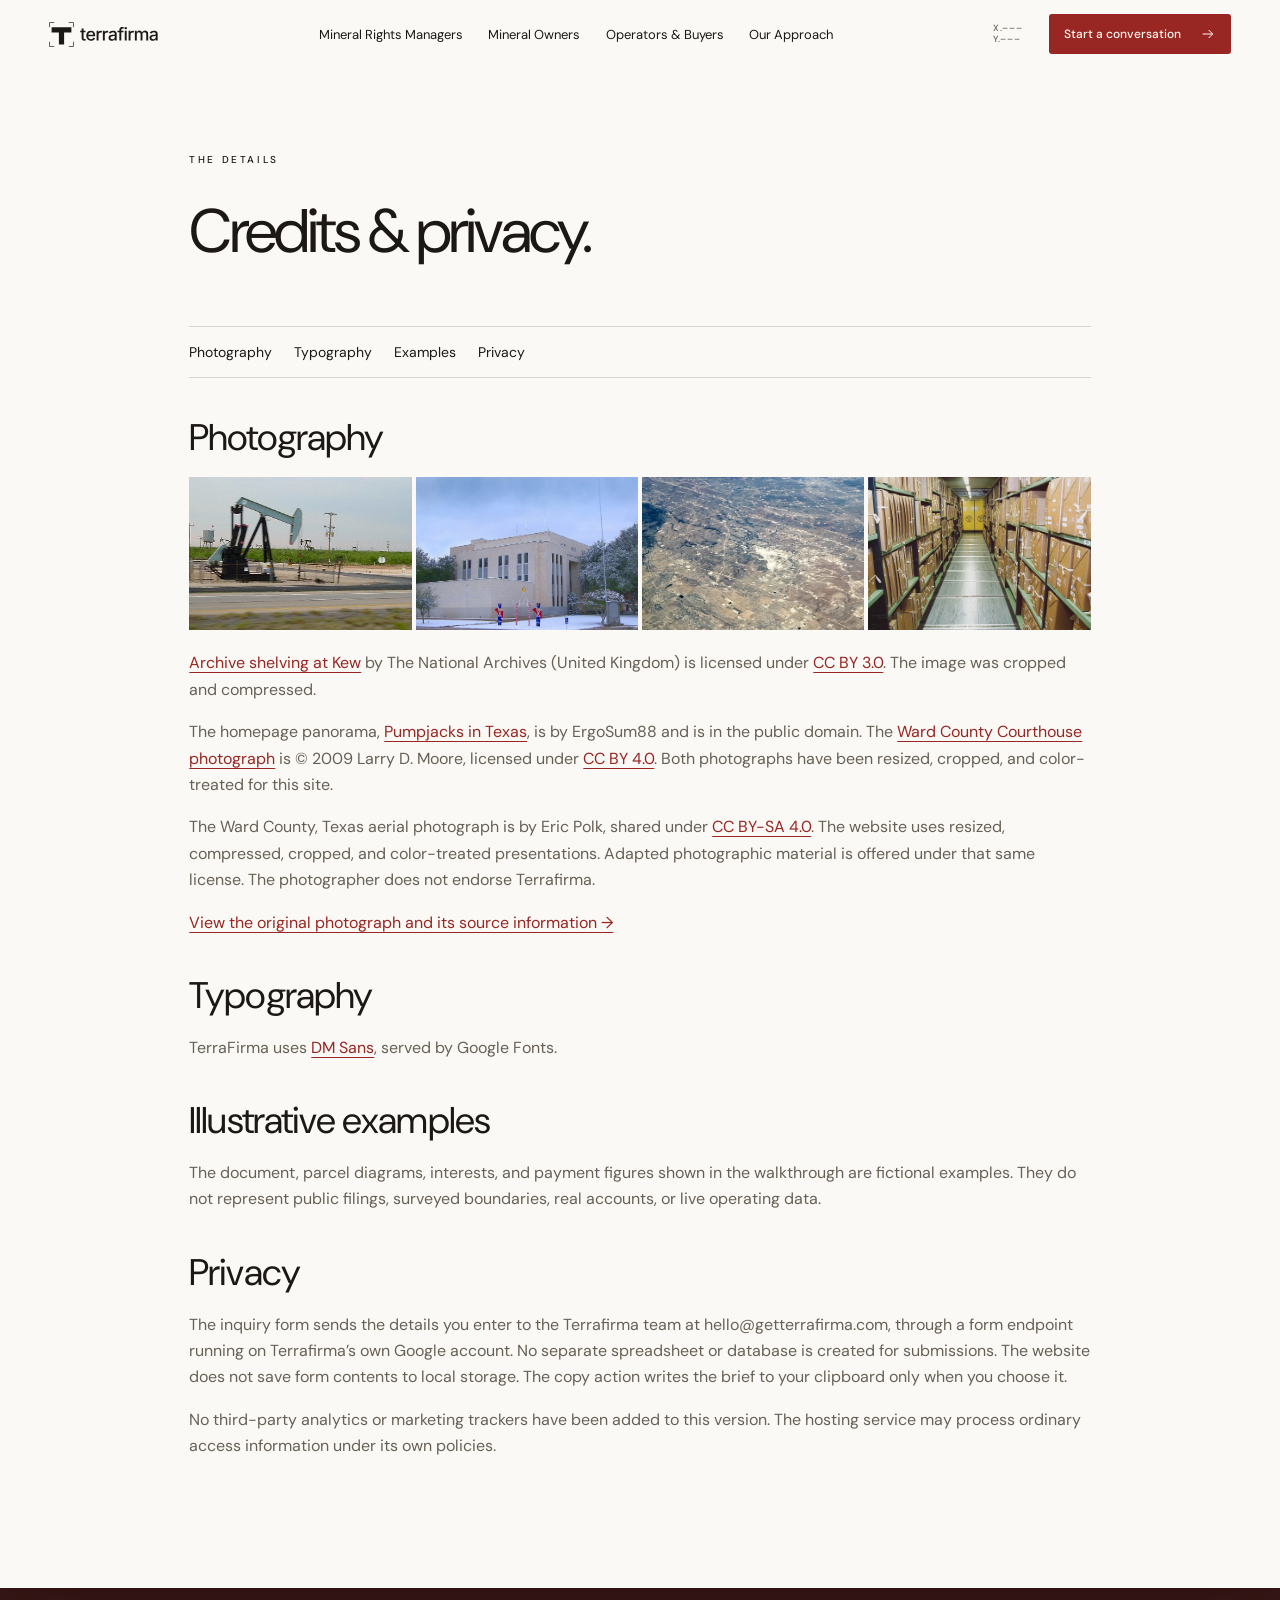
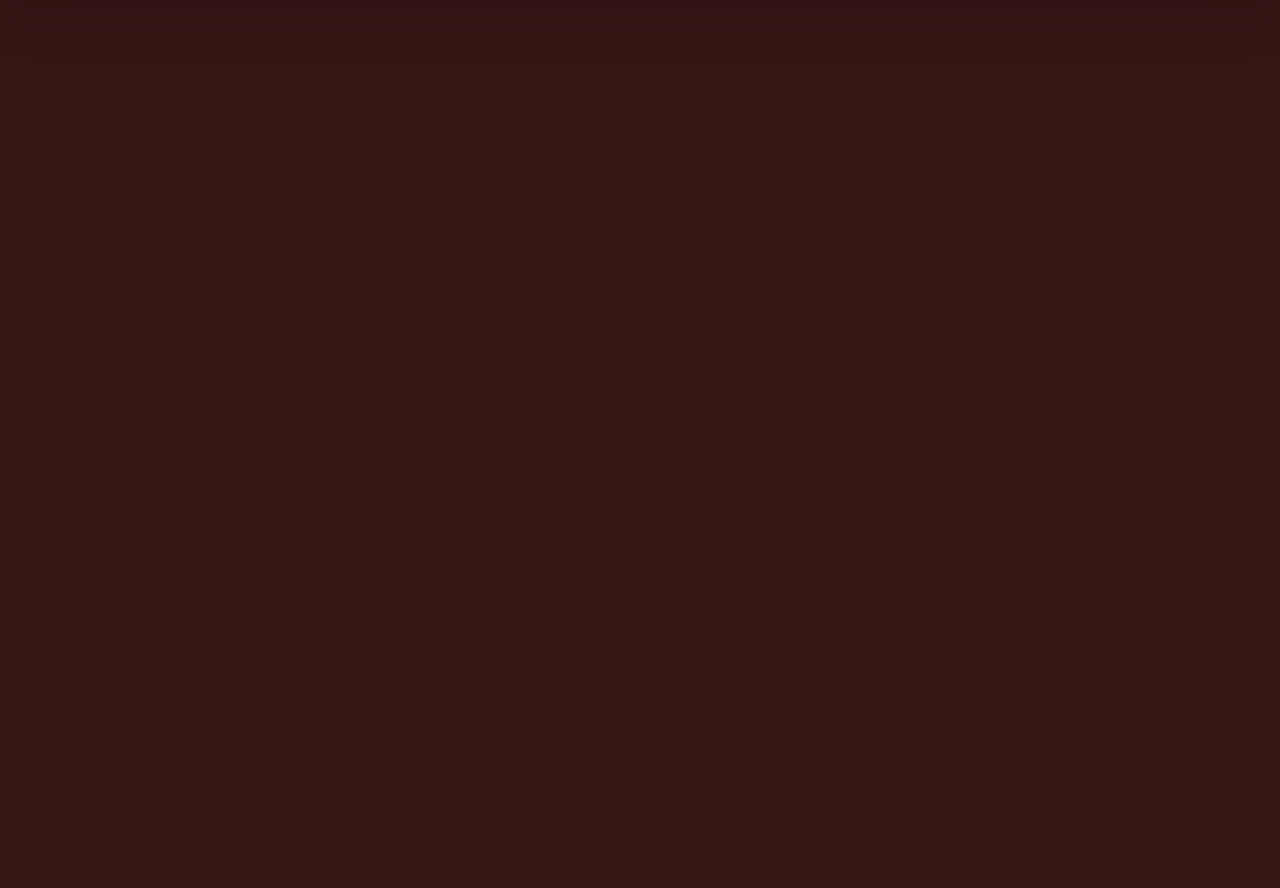
<file: docs/credits/index.html>
<!doctype html><html lang="en"><head><meta charset="utf-8"><meta name="viewport" content="width=device-width,initial-scale=1"><meta name="theme-color" content="#f4f1e8"><title>Credits and privacy | Terrafirma</title><meta name="description" content="Photography, font credits, illustrative examples, and privacy information for the Terrafirma website preview."><link rel="canonical" href="https://basil-personal.github.io/terrafirma/credits/"><meta property="og:title" content="Credits and privacy | Terrafirma"><meta property="og:description" content="Photography, font credits, illustrative examples, and privacy information for the Terrafirma website preview."><meta property="og:type" content="website"><meta property="og:url" content="https://basil-personal.github.io/terrafirma/credits/"><meta property="og:image" content="https://basil-personal.github.io/terrafirma/assets/social-card.png"><meta name="twitter:card" content="summary_large_image"><link rel="icon" href="../assets/favicon.svg" type="image/svg+xml"><link rel="preload" href="../assets/instrument-regular.woff" as="font" type="font/woff" crossorigin><link rel="preload" href="../assets/inter-regular.woff" as="font" type="font/woff" crossorigin><link rel="stylesheet" href="../style.css?v=20261109-interior"><script src="../site-config.js" defer></script><script src="../script.js" defer></script></head><body id="top"><a class="skip-link" href="#main">Skip to content</a><header class="site-header"><a class="brand" href="../" aria-label="Terrafirma home"><svg class="survey-mark" viewBox="0 0 48 48" fill="none" aria-hidden="true"><path d="M5 10h38v10H29v23H19V20H5V10Z" fill="currentColor"/><path d="M1 1h9M1 1v9M47 1h-9M47 1v9M1 47h9M1 47v-9M47 47h-9M47 47v-9" stroke="currentColor" stroke-width="1.3"/></svg><span class="wordmark"><svg xmlns="http://www.w3.org/2000/svg" viewBox="0 0 9039 1650" fill="currentColor" aria-hidden="true"><g transform="translate(0 1550) scale(1 -1)"><path transform="translate(0 0)" d="M626 1118V939H20V1118ZM183 1384H403V302Q403 235 431.5 203.5Q460 172 525 172Q542 172 570.0 176.0Q598 180 618 184L657 8Q622 -4 582.0 -9.5Q542 -15 503 -15Q351 -15 267.0 63.5Q183 142 183 284Z"/><path transform="translate(622 0)" d="M630 -23Q465 -23 345.0 48.0Q225 119 160.5 248.0Q96 377 96 551Q96 723 159.5 854.0Q223 985 339.0 1058.5Q455 1132 611 1132Q707 1132 796.0 1100.5Q885 1069 956.0 1002.0Q1027 935 1068.5 828.5Q1110 722 1110 570V492H219V656H997L894 602Q894 705 862.0 783.5Q830 862 767.5 906.0Q705 950 611 950Q518 950 452.0 905.0Q386 860 351.5 786.5Q317 713 317 626V514Q317 399 356.5 319.5Q396 240 467.0 199.5Q538 159 632 159Q694 159 744.0 176.5Q794 194 830.5 229.5Q867 265 886 317L1093 268Q1066 182 1002.5 116.0Q939 50 844.5 13.5Q750 -23 630 -23Z"/><path transform="translate(1750 0)" d="M148 0V1118H361V938H373Q404 1030 481.0 1082.0Q558 1134 656 1134Q677 1134 704.0 1132.5Q731 1131 749 1128V918Q737 922 703.0 926.0Q669 930 634 930Q558 930 497.0 898.0Q436 866 402.0 809.5Q368 753 368 679V0Z"/><path transform="translate(2467 0)" d="M148 0V1118H361V938H373Q404 1030 481.0 1082.0Q558 1134 656 1134Q677 1134 704.0 1132.5Q731 1131 749 1128V918Q737 922 703.0 926.0Q669 930 634 930Q558 930 497.0 898.0Q436 866 402.0 809.5Q368 753 368 679V0Z"/><path transform="translate(3184 0)" d="M461 -25Q355 -25 269.0 14.5Q183 54 133.0 130.0Q83 206 83 316Q83 411 119.5 472.0Q156 533 218.5 569.0Q281 605 357.5 623.0Q434 641 513 650Q612 662 674.0 669.5Q736 677 765.5 694.5Q795 712 795 751V757Q795 820 771.0 863.0Q747 906 699.5 929.5Q652 953 581 953Q508 953 455.5 930.5Q403 908 370.5 873.0Q338 838 322 800L115 854Q153 954 224.0 1015.0Q295 1076 387.0 1104.0Q479 1132 577 1132Q645 1132 721.0 1116.0Q797 1100 864.0 1058.0Q931 1016 973.0 940.0Q1015 864 1015 742V0H802V153H791Q769 110 726.0 69.0Q683 28 617.5 1.5Q552 -25 461 -25ZM510 152Q600 152 664.0 187.0Q728 222 762.0 280.0Q796 338 796 403V546Q784 534 750.5 524.5Q717 515 674.0 507.5Q631 500 591.0 495.0Q551 490 525 487Q463 479 411.5 460.0Q360 441 329.5 406.0Q299 371 299 313Q299 260 326.5 224.0Q354 188 401.0 170.0Q448 152 510 152Z"/><path transform="translate(4272 0)" d="M702 1118V939H20V1118ZM232 0V1246Q232 1350 278.5 1420.0Q325 1490 401.0 1525.0Q477 1560 565 1560Q632 1560 679.5 1549.0Q727 1538 749 1530L698 1352Q682 1357 658.5 1362.5Q635 1368 600 1368Q522 1368 487.0 1329.0Q452 1290 452 1216V0Z"/><path transform="translate(4974 0)" d="M148 0V1118H368V0ZM259 1289Q202 1289 161.5 1327.0Q121 1365 121 1419Q121 1474 161.5 1512.0Q202 1550 259 1550Q316 1550 357.0 1512.0Q398 1474 398 1419Q398 1365 357.0 1327.0Q316 1289 259 1289Z"/><path transform="translate(5415 0)" d="M148 0V1118H361V938H373Q404 1030 481.0 1082.0Q558 1134 656 1134Q677 1134 704.0 1132.5Q731 1131 749 1128V918Q737 922 703.0 926.0Q669 930 634 930Q558 930 497.0 898.0Q436 866 402.0 809.5Q368 753 368 679V0Z"/><path transform="translate(6132 0)" d="M148 0V1118H357L363 859H346Q370 954 420.0 1015.0Q470 1076 537.0 1106.5Q604 1137 677 1137Q799 1137 874.0 1061.5Q949 986 975 851H947Q969 943 1023.0 1007.0Q1077 1071 1153.5 1104.0Q1230 1137 1317 1137Q1416 1137 1496.5 1094.0Q1577 1051 1624.0 966.0Q1671 881 1671 754V0H1451V732Q1451 844 1388.5 894.0Q1326 944 1241 944Q1172 944 1122.0 915.0Q1072 886 1045.0 834.5Q1018 783 1018 716V0H801V746Q801 836 743.5 890.0Q686 944 597 944Q536 944 483.5 915.5Q431 887 399.5 831.5Q368 776 368 695V0Z"/><path transform="translate(7876 0)" d="M461 -25Q355 -25 269.0 14.5Q183 54 133.0 130.0Q83 206 83 316Q83 411 119.5 472.0Q156 533 218.5 569.0Q281 605 357.5 623.0Q434 641 513 650Q612 662 674.0 669.5Q736 677 765.5 694.5Q795 712 795 751V757Q795 820 771.0 863.0Q747 906 699.5 929.5Q652 953 581 953Q508 953 455.5 930.5Q403 908 370.5 873.0Q338 838 322 800L115 854Q153 954 224.0 1015.0Q295 1076 387.0 1104.0Q479 1132 577 1132Q645 1132 721.0 1116.0Q797 1100 864.0 1058.0Q931 1016 973.0 940.0Q1015 864 1015 742V0H802V153H791Q769 110 726.0 69.0Q683 28 617.5 1.5Q552 -25 461 -25ZM510 152Q600 152 664.0 187.0Q728 222 762.0 280.0Q796 338 796 403V546Q784 534 750.5 524.5Q717 515 674.0 507.5Q631 500 591.0 495.0Q551 490 525 487Q463 479 411.5 460.0Q360 441 329.5 406.0Q299 371 299 313Q299 260 326.5 224.0Q354 188 401.0 170.0Q448 152 510 152Z"/></g></svg>
</span></a><nav class="desktop-nav" aria-label="Main navigation"><a href="../managers/" >Mineral Rights Managers</a><a href="../owners/" >Mineral Owners</a><a href="../operators/" >Operators & Buyers</a><a href="../approach/" >Our Approach</a></nav><a class="button " href="../contact/"><span>Start a conversation</span><svg class="arrow" viewBox="0 0 24 24" fill="none" aria-hidden="true"><path d="M4 12h15m-6-6 6 6-6 6" stroke="currentColor" stroke-width="1.5"/></svg></a><button class="menu-toggle" aria-label="Open navigation" aria-expanded="false" aria-controls="mobile-menu"><span></span><span></span></button><div class="scroll-progress" aria-hidden="true"></div></header><nav id="mobile-menu" class="mobile-menu" aria-label="Mobile navigation" hidden><a href="../managers/" >Mineral Rights Managers</a><a href="../owners/" >Mineral Owners</a><a href="../operators/" >Operators & Buyers</a><a href="../approach/" >Our Approach</a><a href="../courthouse-partners/">Courthouse Partnerships</a><a href="../contact/">Start a conversation <svg class="arrow" viewBox="0 0 24 24" fill="none" aria-hidden="true"><path d="M4 12h15m-6-6 6 6-6 6" stroke="currentColor" stroke-width="1.5"/></svg></a></nav><main id="main" class="page-shell"><section class="credits section"><span class="eyebrow">THE DETAILS</span><h1>Credits & privacy.</h1><nav class="credit-index" aria-label="On this page"><a href="#photos">Photography</a><a href="#type">Typography</a><a href="#examples">Examples</a><a href="#privacy">Privacy</a></nav><h2 id="photos">Photography</h2><div class="credit-sheet"><img src="../assets/midland-field.webp" alt="Midland pumpjacks"><img src="../assets/ward-courthouse.webp" alt="Ward County Courthouse"><img src="../assets/ward-county-1000.webp" alt="Ward County aerial"><img src="../assets/archive-stacks.webp" alt="Archive stacks at Kew"></div><p><a href="https://commons.wikimedia.org/wiki/File:Documents_stacks_in_a_repository_at_The_National_Archives.jpg">Archive shelving at Kew</a> by The National Archives (United Kingdom) is licensed under <a href="https://creativecommons.org/licenses/by/3.0/">CC BY 3.0</a>. The image was cropped and compressed.</p><p>The homepage panorama, <a href="https://commons.wikimedia.org/wiki/File:Pumpjacks_in_Texas.JPG">Pumpjacks in Texas</a>, is by ErgoSum88 and is in the public domain. The <a href="https://commons.wikimedia.org/wiki/File:Ward_county_courthouse_2009.jpg">Ward County Courthouse photograph</a> is © 2009 Larry D. Moore, licensed under <a href="https://creativecommons.org/licenses/by/4.0/">CC BY 4.0</a>. Both photographs have been resized, cropped, and color-treated for this site.</p><p>The Ward County, Texas aerial photograph is by Eric Polk, shared under <a href="https://creativecommons.org/licenses/by-sa/4.0/">CC BY-SA 4.0</a>. The website uses resized, compressed, cropped, and color-treated presentations. Adapted photographic material is offered under that same license. The photographer does not endorse Terrafirma.</p><p><a href="https://commons.wikimedia.org/wiki/File:Ward_County,_TX.jpg">View the original photograph and its source information →</a></p><h2 id="type">Typography</h2><p>TerraFirma uses <a href="https://fonts.google.com/specimen/DM+Sans">DM Sans</a>, served by Google Fonts.</p><h2 id="examples">Illustrative examples</h2><p>The document, parcel diagrams, interests, and payment figures shown in the walkthrough are fictional examples. They do not represent public filings, surveyed boundaries, real accounts, or live operating data.</p><h2 id="privacy">Privacy</h2><p>The inquiry form sends the details you enter to the Terrafirma team at hello@getterrafirma.com, through a form endpoint running on Terrafirma’s own Google account. No separate spreadsheet or database is created for submissions. The website does not save form contents to local storage. The copy action writes the brief to your clipboard only when you choose it.</p><p>No third-party analytics or marketing trackers have been added to this version. The hosting service may process ordinary access information under its own policies.</p></section></main><footer class="site-footer"><div class="footer-inner"><div class="footer-top"><div class="footer-prompt"><span class="eyebrow">THE NEXT CHAPTER STARTS HERE</span><a href="../contact/">Let's get to work.<span class="circle-arrow"><svg class="arrow" viewBox="0 0 24 24" fill="none" aria-hidden="true"><path d="M4 12h15m-6-6 6 6-6 6" stroke="currentColor" stroke-width="1.5"/></svg></span></a></div><nav aria-label="Footer navigation"><a href="../owners/">Mineral Owners</a><a href="../operators/">Operators & Buyers</a><a href="../managers/">Mineral Rights Managers</a><a href="../courthouse-partners/">Courthouse Partnerships</a><a href="../approach/">Our Approach</a><a href="../contact/">Get in touch</a></nav></div><div class="footer-wordmark" aria-hidden="true"><svg xmlns="http://www.w3.org/2000/svg" viewBox="0 0 9039 1650" fill="currentColor" aria-hidden="true"><g transform="translate(0 1550) scale(1 -1)"><path transform="translate(0 0)" d="M626 1118V939H20V1118ZM183 1384H403V302Q403 235 431.5 203.5Q460 172 525 172Q542 172 570.0 176.0Q598 180 618 184L657 8Q622 -4 582.0 -9.5Q542 -15 503 -15Q351 -15 267.0 63.5Q183 142 183 284Z"/><path transform="translate(622 0)" d="M630 -23Q465 -23 345.0 48.0Q225 119 160.5 248.0Q96 377 96 551Q96 723 159.5 854.0Q223 985 339.0 1058.5Q455 1132 611 1132Q707 1132 796.0 1100.5Q885 1069 956.0 1002.0Q1027 935 1068.5 828.5Q1110 722 1110 570V492H219V656H997L894 602Q894 705 862.0 783.5Q830 862 767.5 906.0Q705 950 611 950Q518 950 452.0 905.0Q386 860 351.5 786.5Q317 713 317 626V514Q317 399 356.5 319.5Q396 240 467.0 199.5Q538 159 632 159Q694 159 744.0 176.5Q794 194 830.5 229.5Q867 265 886 317L1093 268Q1066 182 1002.5 116.0Q939 50 844.5 13.5Q750 -23 630 -23Z"/><path transform="translate(1750 0)" d="M148 0V1118H361V938H373Q404 1030 481.0 1082.0Q558 1134 656 1134Q677 1134 704.0 1132.5Q731 1131 749 1128V918Q737 922 703.0 926.0Q669 930 634 930Q558 930 497.0 898.0Q436 866 402.0 809.5Q368 753 368 679V0Z"/><path transform="translate(2467 0)" d="M148 0V1118H361V938H373Q404 1030 481.0 1082.0Q558 1134 656 1134Q677 1134 704.0 1132.5Q731 1131 749 1128V918Q737 922 703.0 926.0Q669 930 634 930Q558 930 497.0 898.0Q436 866 402.0 809.5Q368 753 368 679V0Z"/><path transform="translate(3184 0)" d="M461 -25Q355 -25 269.0 14.5Q183 54 133.0 130.0Q83 206 83 316Q83 411 119.5 472.0Q156 533 218.5 569.0Q281 605 357.5 623.0Q434 641 513 650Q612 662 674.0 669.5Q736 677 765.5 694.5Q795 712 795 751V757Q795 820 771.0 863.0Q747 906 699.5 929.5Q652 953 581 953Q508 953 455.5 930.5Q403 908 370.5 873.0Q338 838 322 800L115 854Q153 954 224.0 1015.0Q295 1076 387.0 1104.0Q479 1132 577 1132Q645 1132 721.0 1116.0Q797 1100 864.0 1058.0Q931 1016 973.0 940.0Q1015 864 1015 742V0H802V153H791Q769 110 726.0 69.0Q683 28 617.5 1.5Q552 -25 461 -25ZM510 152Q600 152 664.0 187.0Q728 222 762.0 280.0Q796 338 796 403V546Q784 534 750.5 524.5Q717 515 674.0 507.5Q631 500 591.0 495.0Q551 490 525 487Q463 479 411.5 460.0Q360 441 329.5 406.0Q299 371 299 313Q299 260 326.5 224.0Q354 188 401.0 170.0Q448 152 510 152Z"/><path transform="translate(4272 0)" d="M702 1118V939H20V1118ZM232 0V1246Q232 1350 278.5 1420.0Q325 1490 401.0 1525.0Q477 1560 565 1560Q632 1560 679.5 1549.0Q727 1538 749 1530L698 1352Q682 1357 658.5 1362.5Q635 1368 600 1368Q522 1368 487.0 1329.0Q452 1290 452 1216V0Z"/><path transform="translate(4974 0)" d="M148 0V1118H368V0ZM259 1289Q202 1289 161.5 1327.0Q121 1365 121 1419Q121 1474 161.5 1512.0Q202 1550 259 1550Q316 1550 357.0 1512.0Q398 1474 398 1419Q398 1365 357.0 1327.0Q316 1289 259 1289Z"/><path transform="translate(5415 0)" d="M148 0V1118H361V938H373Q404 1030 481.0 1082.0Q558 1134 656 1134Q677 1134 704.0 1132.5Q731 1131 749 1128V918Q737 922 703.0 926.0Q669 930 634 930Q558 930 497.0 898.0Q436 866 402.0 809.5Q368 753 368 679V0Z"/><path transform="translate(6132 0)" d="M148 0V1118H357L363 859H346Q370 954 420.0 1015.0Q470 1076 537.0 1106.5Q604 1137 677 1137Q799 1137 874.0 1061.5Q949 986 975 851H947Q969 943 1023.0 1007.0Q1077 1071 1153.5 1104.0Q1230 1137 1317 1137Q1416 1137 1496.5 1094.0Q1577 1051 1624.0 966.0Q1671 881 1671 754V0H1451V732Q1451 844 1388.5 894.0Q1326 944 1241 944Q1172 944 1122.0 915.0Q1072 886 1045.0 834.5Q1018 783 1018 716V0H801V746Q801 836 743.5 890.0Q686 944 597 944Q536 944 483.5 915.5Q431 887 399.5 831.5Q368 776 368 695V0Z"/><path transform="translate(7876 0)" d="M461 -25Q355 -25 269.0 14.5Q183 54 133.0 130.0Q83 206 83 316Q83 411 119.5 472.0Q156 533 218.5 569.0Q281 605 357.5 623.0Q434 641 513 650Q612 662 674.0 669.5Q736 677 765.5 694.5Q795 712 795 751V757Q795 820 771.0 863.0Q747 906 699.5 929.5Q652 953 581 953Q508 953 455.5 930.5Q403 908 370.5 873.0Q338 838 322 800L115 854Q153 954 224.0 1015.0Q295 1076 387.0 1104.0Q479 1132 577 1132Q645 1132 721.0 1116.0Q797 1100 864.0 1058.0Q931 1016 973.0 940.0Q1015 864 1015 742V0H802V153H791Q769 110 726.0 69.0Q683 28 617.5 1.5Q552 -25 461 -25ZM510 152Q600 152 664.0 187.0Q728 222 762.0 280.0Q796 338 796 403V546Q784 534 750.5 524.5Q717 515 674.0 507.5Q631 500 591.0 495.0Q551 490 525 487Q463 479 411.5 460.0Q360 441 329.5 406.0Q299 371 299 313Q299 260 326.5 224.0Q354 188 401.0 170.0Q448 152 510 152Z"/></g></svg>
<span class="footer-mark"><svg class="survey-mark" viewBox="0 0 48 48" fill="none" aria-hidden="true"><path d="M5 10h38v10H29v23H19V20H5V10Z" fill="currentColor"/><path d="M1 1h9M1 1v9M47 1h-9M47 1v9M1 47h9M1 47v-9M47 47h-9M47 47v-9" stroke="currentColor" stroke-width="1.3"/></svg></span></div><div class="footer-bottom"><span>© 2026 Terrafirma</span><span>getterrafirma.com</span><div><a href="./">Credits & privacy</a><a href="#top">Back to top ↑</a></div></div></div></footer></body></html>
</file>
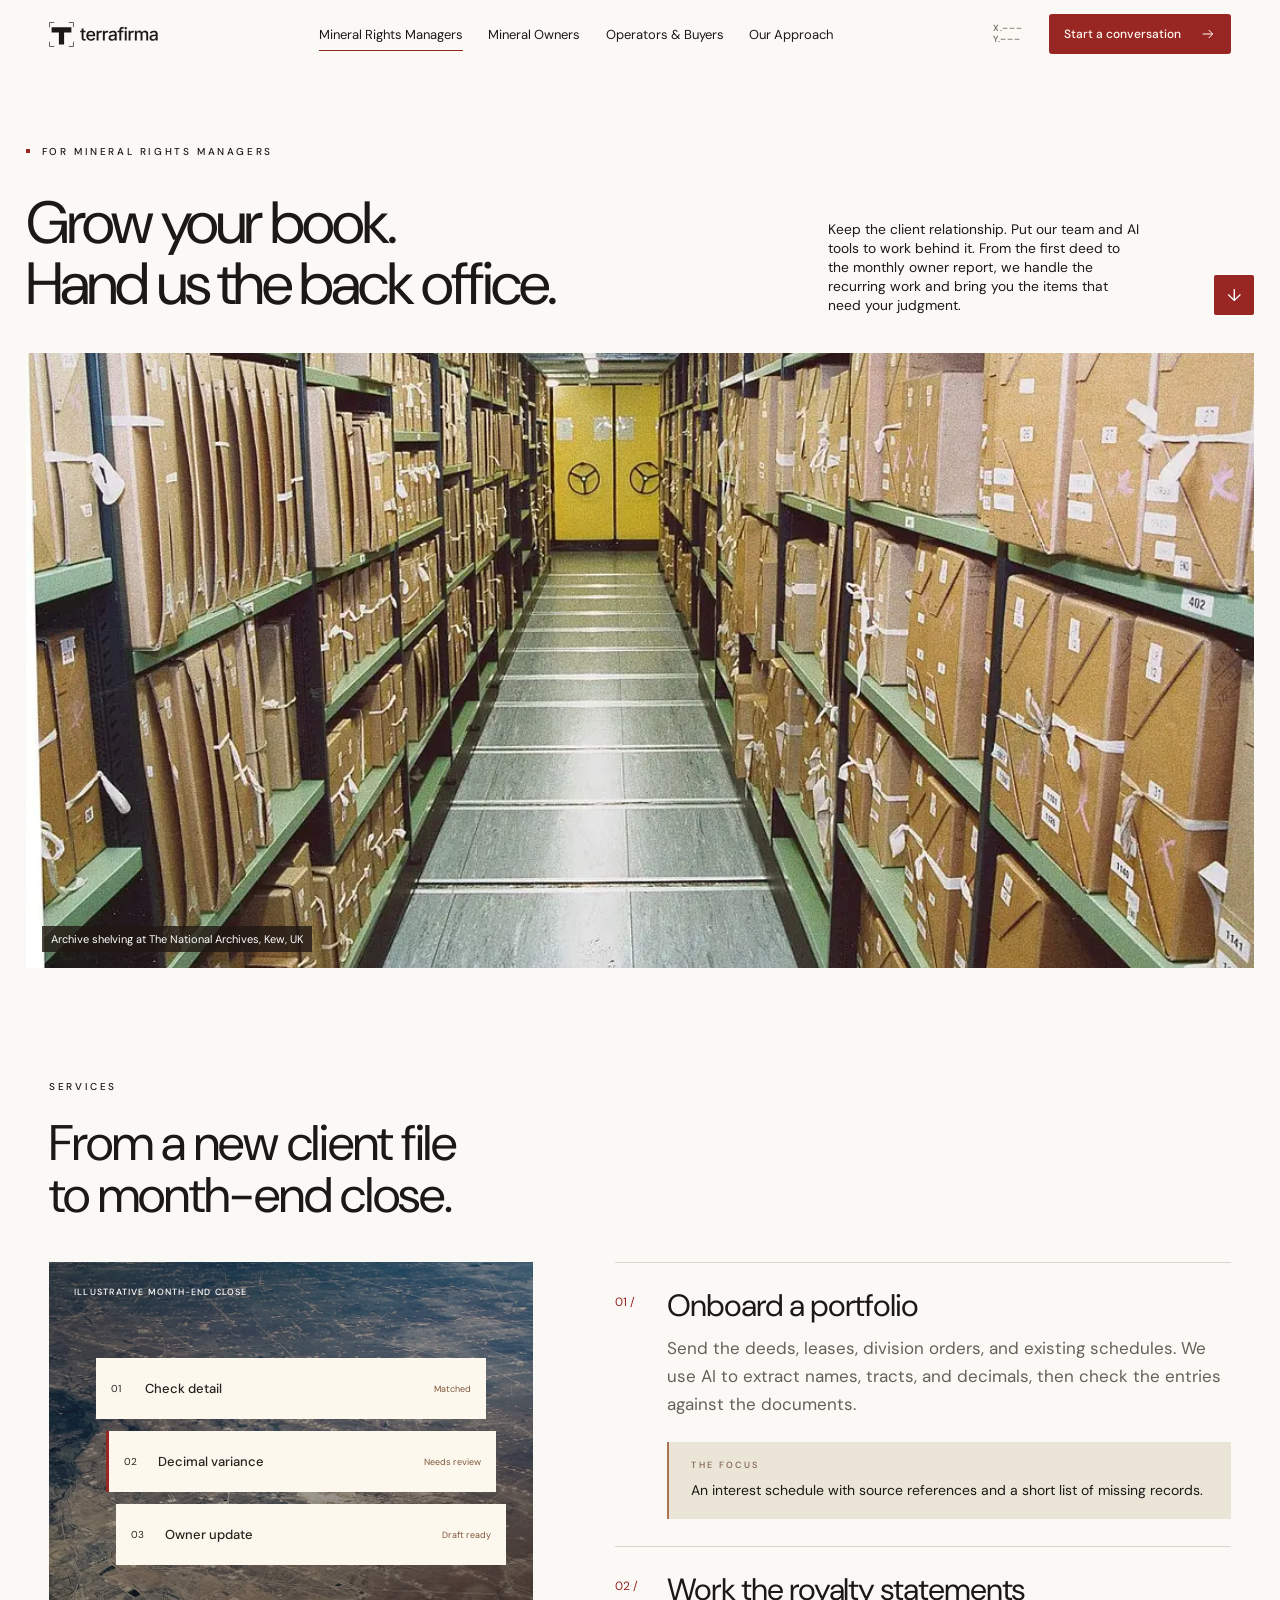
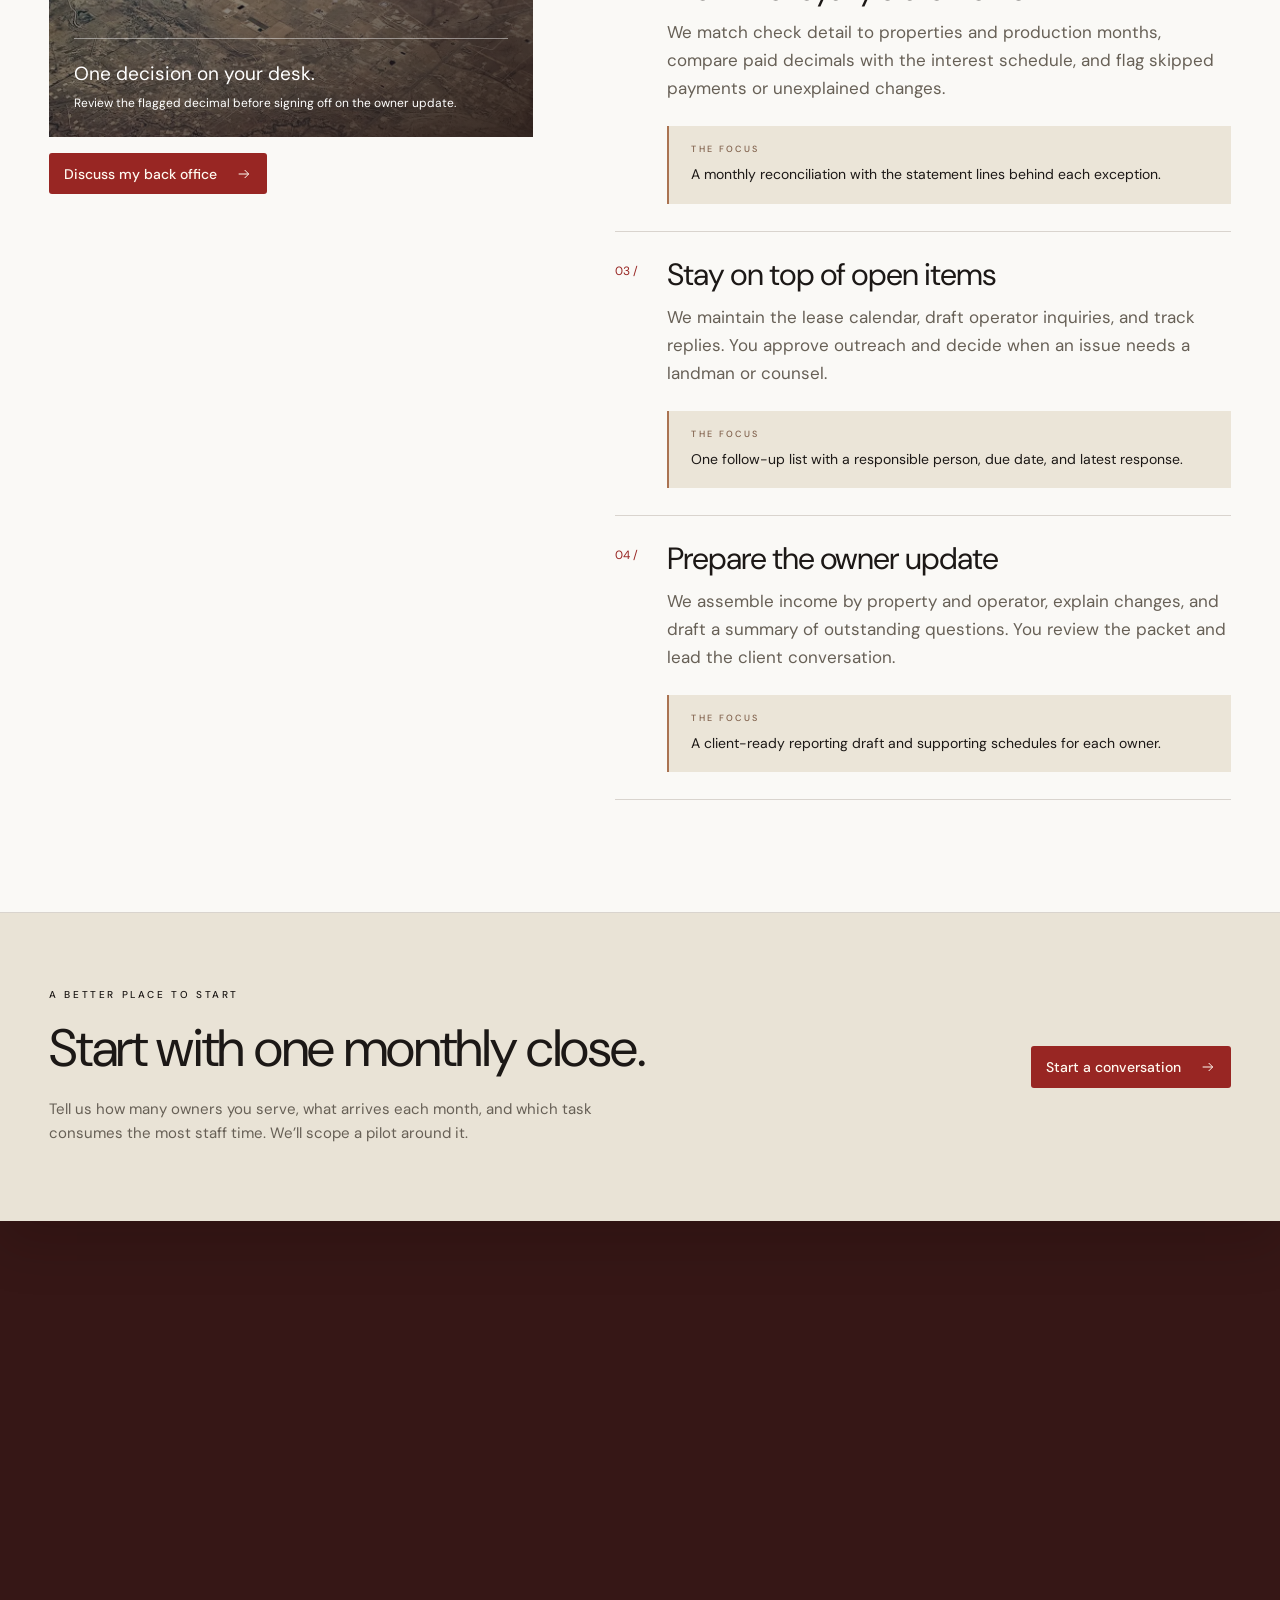
<file: docs/managers/index.html>
<!doctype html><html lang="en"><head><meta charset="utf-8"><meta name="viewport" content="width=device-width,initial-scale=1"><meta name="theme-color" content="#f4f1e8"><title>For Mineral Rights Managers | Terrafirma</title><meta name="description" content="Keep the client relationship. Put our team and AI tools to work behind it. From the first deed to the monthly owner report, we handle the recurring work and bring you the items that need your judgment."><link rel="canonical" href="https://basil-personal.github.io/terrafirma/managers/"><meta property="og:title" content="For Mineral Rights Managers | Terrafirma"><meta property="og:description" content="Keep the client relationship. Put our team and AI tools to work behind it. From the first deed to the monthly owner report, we handle the recurring work and bring you the items that need your judgment."><meta property="og:type" content="website"><meta property="og:url" content="https://basil-personal.github.io/terrafirma/managers/"><meta property="og:image" content="https://basil-personal.github.io/terrafirma/assets/social-card.png"><meta name="twitter:card" content="summary_large_image"><link rel="icon" href="../assets/favicon.svg" type="image/svg+xml"><link rel="preload" href="../assets/instrument-regular.woff" as="font" type="font/woff" crossorigin><link rel="preload" href="../assets/inter-regular.woff" as="font" type="font/woff" crossorigin><link rel="stylesheet" href="../style.css?v=20261109-interior"><script src="../site-config.js" defer></script><script src="../script.js" defer></script></head><body id="top"><a class="skip-link" href="#main">Skip to content</a><header class="site-header"><a class="brand" href="../" aria-label="Terrafirma home"><svg class="survey-mark" viewBox="0 0 48 48" fill="none" aria-hidden="true"><path d="M5 10h38v10H29v23H19V20H5V10Z" fill="currentColor"/><path d="M1 1h9M1 1v9M47 1h-9M47 1v9M1 47h9M1 47v-9M47 47h-9M47 47v-9" stroke="currentColor" stroke-width="1.3"/></svg><span class="wordmark"><svg xmlns="http://www.w3.org/2000/svg" viewBox="0 0 9039 1650" fill="currentColor" aria-hidden="true"><g transform="translate(0 1550) scale(1 -1)"><path transform="translate(0 0)" d="M626 1118V939H20V1118ZM183 1384H403V302Q403 235 431.5 203.5Q460 172 525 172Q542 172 570.0 176.0Q598 180 618 184L657 8Q622 -4 582.0 -9.5Q542 -15 503 -15Q351 -15 267.0 63.5Q183 142 183 284Z"/><path transform="translate(622 0)" d="M630 -23Q465 -23 345.0 48.0Q225 119 160.5 248.0Q96 377 96 551Q96 723 159.5 854.0Q223 985 339.0 1058.5Q455 1132 611 1132Q707 1132 796.0 1100.5Q885 1069 956.0 1002.0Q1027 935 1068.5 828.5Q1110 722 1110 570V492H219V656H997L894 602Q894 705 862.0 783.5Q830 862 767.5 906.0Q705 950 611 950Q518 950 452.0 905.0Q386 860 351.5 786.5Q317 713 317 626V514Q317 399 356.5 319.5Q396 240 467.0 199.5Q538 159 632 159Q694 159 744.0 176.5Q794 194 830.5 229.5Q867 265 886 317L1093 268Q1066 182 1002.5 116.0Q939 50 844.5 13.5Q750 -23 630 -23Z"/><path transform="translate(1750 0)" d="M148 0V1118H361V938H373Q404 1030 481.0 1082.0Q558 1134 656 1134Q677 1134 704.0 1132.5Q731 1131 749 1128V918Q737 922 703.0 926.0Q669 930 634 930Q558 930 497.0 898.0Q436 866 402.0 809.5Q368 753 368 679V0Z"/><path transform="translate(2467 0)" d="M148 0V1118H361V938H373Q404 1030 481.0 1082.0Q558 1134 656 1134Q677 1134 704.0 1132.5Q731 1131 749 1128V918Q737 922 703.0 926.0Q669 930 634 930Q558 930 497.0 898.0Q436 866 402.0 809.5Q368 753 368 679V0Z"/><path transform="translate(3184 0)" d="M461 -25Q355 -25 269.0 14.5Q183 54 133.0 130.0Q83 206 83 316Q83 411 119.5 472.0Q156 533 218.5 569.0Q281 605 357.5 623.0Q434 641 513 650Q612 662 674.0 669.5Q736 677 765.5 694.5Q795 712 795 751V757Q795 820 771.0 863.0Q747 906 699.5 929.5Q652 953 581 953Q508 953 455.5 930.5Q403 908 370.5 873.0Q338 838 322 800L115 854Q153 954 224.0 1015.0Q295 1076 387.0 1104.0Q479 1132 577 1132Q645 1132 721.0 1116.0Q797 1100 864.0 1058.0Q931 1016 973.0 940.0Q1015 864 1015 742V0H802V153H791Q769 110 726.0 69.0Q683 28 617.5 1.5Q552 -25 461 -25ZM510 152Q600 152 664.0 187.0Q728 222 762.0 280.0Q796 338 796 403V546Q784 534 750.5 524.5Q717 515 674.0 507.5Q631 500 591.0 495.0Q551 490 525 487Q463 479 411.5 460.0Q360 441 329.5 406.0Q299 371 299 313Q299 260 326.5 224.0Q354 188 401.0 170.0Q448 152 510 152Z"/><path transform="translate(4272 0)" d="M702 1118V939H20V1118ZM232 0V1246Q232 1350 278.5 1420.0Q325 1490 401.0 1525.0Q477 1560 565 1560Q632 1560 679.5 1549.0Q727 1538 749 1530L698 1352Q682 1357 658.5 1362.5Q635 1368 600 1368Q522 1368 487.0 1329.0Q452 1290 452 1216V0Z"/><path transform="translate(4974 0)" d="M148 0V1118H368V0ZM259 1289Q202 1289 161.5 1327.0Q121 1365 121 1419Q121 1474 161.5 1512.0Q202 1550 259 1550Q316 1550 357.0 1512.0Q398 1474 398 1419Q398 1365 357.0 1327.0Q316 1289 259 1289Z"/><path transform="translate(5415 0)" d="M148 0V1118H361V938H373Q404 1030 481.0 1082.0Q558 1134 656 1134Q677 1134 704.0 1132.5Q731 1131 749 1128V918Q737 922 703.0 926.0Q669 930 634 930Q558 930 497.0 898.0Q436 866 402.0 809.5Q368 753 368 679V0Z"/><path transform="translate(6132 0)" d="M148 0V1118H357L363 859H346Q370 954 420.0 1015.0Q470 1076 537.0 1106.5Q604 1137 677 1137Q799 1137 874.0 1061.5Q949 986 975 851H947Q969 943 1023.0 1007.0Q1077 1071 1153.5 1104.0Q1230 1137 1317 1137Q1416 1137 1496.5 1094.0Q1577 1051 1624.0 966.0Q1671 881 1671 754V0H1451V732Q1451 844 1388.5 894.0Q1326 944 1241 944Q1172 944 1122.0 915.0Q1072 886 1045.0 834.5Q1018 783 1018 716V0H801V746Q801 836 743.5 890.0Q686 944 597 944Q536 944 483.5 915.5Q431 887 399.5 831.5Q368 776 368 695V0Z"/><path transform="translate(7876 0)" d="M461 -25Q355 -25 269.0 14.5Q183 54 133.0 130.0Q83 206 83 316Q83 411 119.5 472.0Q156 533 218.5 569.0Q281 605 357.5 623.0Q434 641 513 650Q612 662 674.0 669.5Q736 677 765.5 694.5Q795 712 795 751V757Q795 820 771.0 863.0Q747 906 699.5 929.5Q652 953 581 953Q508 953 455.5 930.5Q403 908 370.5 873.0Q338 838 322 800L115 854Q153 954 224.0 1015.0Q295 1076 387.0 1104.0Q479 1132 577 1132Q645 1132 721.0 1116.0Q797 1100 864.0 1058.0Q931 1016 973.0 940.0Q1015 864 1015 742V0H802V153H791Q769 110 726.0 69.0Q683 28 617.5 1.5Q552 -25 461 -25ZM510 152Q600 152 664.0 187.0Q728 222 762.0 280.0Q796 338 796 403V546Q784 534 750.5 524.5Q717 515 674.0 507.5Q631 500 591.0 495.0Q551 490 525 487Q463 479 411.5 460.0Q360 441 329.5 406.0Q299 371 299 313Q299 260 326.5 224.0Q354 188 401.0 170.0Q448 152 510 152Z"/></g></svg>
</span></a><nav class="desktop-nav" aria-label="Main navigation"><a href="./" aria-current=page>Mineral Rights Managers</a><a href="../owners/" >Mineral Owners</a><a href="../operators/" >Operators & Buyers</a><a href="../approach/" >Our Approach</a></nav><a class="button " href="../contact/"><span>Start a conversation</span><svg class="arrow" viewBox="0 0 24 24" fill="none" aria-hidden="true"><path d="M4 12h15m-6-6 6 6-6 6" stroke="currentColor" stroke-width="1.5"/></svg></a><button class="menu-toggle" aria-label="Open navigation" aria-expanded="false" aria-controls="mobile-menu"><span></span><span></span></button><div class="scroll-progress" aria-hidden="true"></div></header><nav id="mobile-menu" class="mobile-menu" aria-label="Mobile navigation" hidden><a href="./" aria-current=page>Mineral Rights Managers</a><a href="../owners/" >Mineral Owners</a><a href="../operators/" >Operators & Buyers</a><a href="../approach/" >Our Approach</a><a href="../courthouse-partners/">Courthouse Partnerships</a><a href="../contact/">Start a conversation <svg class="arrow" viewBox="0 0 24 24" fill="none" aria-hidden="true"><path d="M4 12h15m-6-6 6 6-6 6" stroke="currentColor" stroke-width="1.5"/></svg></a></nav><main id="main" class="page-shell"><section class="inside-open"><header class="chapter-head"><span class="eyebrow">FOR MINERAL RIGHTS MANAGERS</span><div><h1>Grow your book.<br>Hand us the back office.</h1><p>Keep the client relationship. Put our team and AI tools to work behind it. From the first deed to the monthly owner report, we handle the recurring work and bring you the items that need your judgment.</p><a href="#services-detail" aria-label="Explore the workflow">↓</a></div></header><figure class="field-plate"><img src="../assets/archive-stacks.webp" alt="Archive shelving at The National Archives, Kew, UK"><figcaption>Archive shelving at The National Archives, Kew, UK</figcaption></figure></section><section class="section chapter" id="services-detail"><span class="eyebrow">Services</span><h2>From a new client file<br>to month-end close.</h2><div class="chapter-grid"><div class="chapter-example"><div class="detail-graphic buyer-graphic manager-field"><span class="eyebrow">ILLUSTRATIVE MONTH-END CLOSE</span><div class="diligence-stack"><div><span>01</span><strong>Check detail</strong><b>Matched</b></div><div><span>02</span><strong>Decimal variance</strong><b>Needs review</b></div><div><span>03</span><strong>Owner update</strong><b>Draft ready</b></div></div><div class="graphic-caption"><strong>One decision on your desk.</strong><span>Review the flagged decimal before signing off on the owner update.</span></div></div><a class="button " href="../contact/?audience=manager"><span>Discuss my back office</span><svg class="arrow" viewBox="0 0 24 24" fill="none" aria-hidden="true"><path d="M4 12h15m-6-6 6 6-6 6" stroke="currentColor" stroke-width="1.5"/></svg></a></div><div class="chapter-rows"><article class="service-detail"><span class="row-number">01 /</span><h3>Onboard a portfolio</h3><div><p>Send the deeds, leases, division orders, and existing schedules. We use AI to extract names, tracts, and decimals, then check the entries against the documents.</p><div class="deliverable"><span class="eyebrow">THE FOCUS</span><p>An interest schedule with source references and a short list of missing records.</p></div></div></article><article class="service-detail"><span class="row-number">02 /</span><h3>Work the royalty statements</h3><div><p>We match check detail to properties and production months, compare paid decimals with the interest schedule, and flag skipped payments or unexplained changes.</p><div class="deliverable"><span class="eyebrow">THE FOCUS</span><p>A monthly reconciliation with the statement lines behind each exception.</p></div></div></article><article class="service-detail"><span class="row-number">03 /</span><h3>Stay on top of open items</h3><div><p>We maintain the lease calendar, draft operator inquiries, and track replies. You approve outreach and decide when an issue needs a landman or counsel.</p><div class="deliverable"><span class="eyebrow">THE FOCUS</span><p>One follow-up list with a responsible person, due date, and latest response.</p></div></div></article><article class="service-detail"><span class="row-number">04 /</span><h3>Prepare the owner update</h3><div><p>We assemble income by property and operator, explain changes, and draft a summary of outstanding questions. You review the packet and lead the client conversation.</p><div class="deliverable"><span class="eyebrow">THE FOCUS</span><p>A client-ready reporting draft and supporting schedules for each owner.</p></div></div></article></div></div></section><section class="inquiry-strip"><div><span class="eyebrow">A BETTER PLACE TO START</span><h2>Start with one monthly close.</h2><p>Tell us how many owners you serve, what arrives each month, and which task consumes the most staff time. We’ll scope a pilot around it.</p></div><a class="button " href="../contact/?audience=manager"><span>Start a conversation</span><svg class="arrow" viewBox="0 0 24 24" fill="none" aria-hidden="true"><path d="M4 12h15m-6-6 6 6-6 6" stroke="currentColor" stroke-width="1.5"/></svg></a></section></main><footer class="site-footer"><div class="footer-inner"><div class="footer-top"><div class="footer-prompt"><span class="eyebrow">THE NEXT CHAPTER STARTS HERE</span><a href="../contact/">Let's get to work.<span class="circle-arrow"><svg class="arrow" viewBox="0 0 24 24" fill="none" aria-hidden="true"><path d="M4 12h15m-6-6 6 6-6 6" stroke="currentColor" stroke-width="1.5"/></svg></span></a></div><nav aria-label="Footer navigation"><a href="../owners/">Mineral Owners</a><a href="../operators/">Operators & Buyers</a><a href="./">Mineral Rights Managers</a><a href="../courthouse-partners/">Courthouse Partnerships</a><a href="../approach/">Our Approach</a><a href="../contact/">Get in touch</a></nav></div><div class="footer-wordmark" aria-hidden="true"><svg xmlns="http://www.w3.org/2000/svg" viewBox="0 0 9039 1650" fill="currentColor" aria-hidden="true"><g transform="translate(0 1550) scale(1 -1)"><path transform="translate(0 0)" d="M626 1118V939H20V1118ZM183 1384H403V302Q403 235 431.5 203.5Q460 172 525 172Q542 172 570.0 176.0Q598 180 618 184L657 8Q622 -4 582.0 -9.5Q542 -15 503 -15Q351 -15 267.0 63.5Q183 142 183 284Z"/><path transform="translate(622 0)" d="M630 -23Q465 -23 345.0 48.0Q225 119 160.5 248.0Q96 377 96 551Q96 723 159.5 854.0Q223 985 339.0 1058.5Q455 1132 611 1132Q707 1132 796.0 1100.5Q885 1069 956.0 1002.0Q1027 935 1068.5 828.5Q1110 722 1110 570V492H219V656H997L894 602Q894 705 862.0 783.5Q830 862 767.5 906.0Q705 950 611 950Q518 950 452.0 905.0Q386 860 351.5 786.5Q317 713 317 626V514Q317 399 356.5 319.5Q396 240 467.0 199.5Q538 159 632 159Q694 159 744.0 176.5Q794 194 830.5 229.5Q867 265 886 317L1093 268Q1066 182 1002.5 116.0Q939 50 844.5 13.5Q750 -23 630 -23Z"/><path transform="translate(1750 0)" d="M148 0V1118H361V938H373Q404 1030 481.0 1082.0Q558 1134 656 1134Q677 1134 704.0 1132.5Q731 1131 749 1128V918Q737 922 703.0 926.0Q669 930 634 930Q558 930 497.0 898.0Q436 866 402.0 809.5Q368 753 368 679V0Z"/><path transform="translate(2467 0)" d="M148 0V1118H361V938H373Q404 1030 481.0 1082.0Q558 1134 656 1134Q677 1134 704.0 1132.5Q731 1131 749 1128V918Q737 922 703.0 926.0Q669 930 634 930Q558 930 497.0 898.0Q436 866 402.0 809.5Q368 753 368 679V0Z"/><path transform="translate(3184 0)" d="M461 -25Q355 -25 269.0 14.5Q183 54 133.0 130.0Q83 206 83 316Q83 411 119.5 472.0Q156 533 218.5 569.0Q281 605 357.5 623.0Q434 641 513 650Q612 662 674.0 669.5Q736 677 765.5 694.5Q795 712 795 751V757Q795 820 771.0 863.0Q747 906 699.5 929.5Q652 953 581 953Q508 953 455.5 930.5Q403 908 370.5 873.0Q338 838 322 800L115 854Q153 954 224.0 1015.0Q295 1076 387.0 1104.0Q479 1132 577 1132Q645 1132 721.0 1116.0Q797 1100 864.0 1058.0Q931 1016 973.0 940.0Q1015 864 1015 742V0H802V153H791Q769 110 726.0 69.0Q683 28 617.5 1.5Q552 -25 461 -25ZM510 152Q600 152 664.0 187.0Q728 222 762.0 280.0Q796 338 796 403V546Q784 534 750.5 524.5Q717 515 674.0 507.5Q631 500 591.0 495.0Q551 490 525 487Q463 479 411.5 460.0Q360 441 329.5 406.0Q299 371 299 313Q299 260 326.5 224.0Q354 188 401.0 170.0Q448 152 510 152Z"/><path transform="translate(4272 0)" d="M702 1118V939H20V1118ZM232 0V1246Q232 1350 278.5 1420.0Q325 1490 401.0 1525.0Q477 1560 565 1560Q632 1560 679.5 1549.0Q727 1538 749 1530L698 1352Q682 1357 658.5 1362.5Q635 1368 600 1368Q522 1368 487.0 1329.0Q452 1290 452 1216V0Z"/><path transform="translate(4974 0)" d="M148 0V1118H368V0ZM259 1289Q202 1289 161.5 1327.0Q121 1365 121 1419Q121 1474 161.5 1512.0Q202 1550 259 1550Q316 1550 357.0 1512.0Q398 1474 398 1419Q398 1365 357.0 1327.0Q316 1289 259 1289Z"/><path transform="translate(5415 0)" d="M148 0V1118H361V938H373Q404 1030 481.0 1082.0Q558 1134 656 1134Q677 1134 704.0 1132.5Q731 1131 749 1128V918Q737 922 703.0 926.0Q669 930 634 930Q558 930 497.0 898.0Q436 866 402.0 809.5Q368 753 368 679V0Z"/><path transform="translate(6132 0)" d="M148 0V1118H357L363 859H346Q370 954 420.0 1015.0Q470 1076 537.0 1106.5Q604 1137 677 1137Q799 1137 874.0 1061.5Q949 986 975 851H947Q969 943 1023.0 1007.0Q1077 1071 1153.5 1104.0Q1230 1137 1317 1137Q1416 1137 1496.5 1094.0Q1577 1051 1624.0 966.0Q1671 881 1671 754V0H1451V732Q1451 844 1388.5 894.0Q1326 944 1241 944Q1172 944 1122.0 915.0Q1072 886 1045.0 834.5Q1018 783 1018 716V0H801V746Q801 836 743.5 890.0Q686 944 597 944Q536 944 483.5 915.5Q431 887 399.5 831.5Q368 776 368 695V0Z"/><path transform="translate(7876 0)" d="M461 -25Q355 -25 269.0 14.5Q183 54 133.0 130.0Q83 206 83 316Q83 411 119.5 472.0Q156 533 218.5 569.0Q281 605 357.5 623.0Q434 641 513 650Q612 662 674.0 669.5Q736 677 765.5 694.5Q795 712 795 751V757Q795 820 771.0 863.0Q747 906 699.5 929.5Q652 953 581 953Q508 953 455.5 930.5Q403 908 370.5 873.0Q338 838 322 800L115 854Q153 954 224.0 1015.0Q295 1076 387.0 1104.0Q479 1132 577 1132Q645 1132 721.0 1116.0Q797 1100 864.0 1058.0Q931 1016 973.0 940.0Q1015 864 1015 742V0H802V153H791Q769 110 726.0 69.0Q683 28 617.5 1.5Q552 -25 461 -25ZM510 152Q600 152 664.0 187.0Q728 222 762.0 280.0Q796 338 796 403V546Q784 534 750.5 524.5Q717 515 674.0 507.5Q631 500 591.0 495.0Q551 490 525 487Q463 479 411.5 460.0Q360 441 329.5 406.0Q299 371 299 313Q299 260 326.5 224.0Q354 188 401.0 170.0Q448 152 510 152Z"/></g></svg>
<span class="footer-mark"><svg class="survey-mark" viewBox="0 0 48 48" fill="none" aria-hidden="true"><path d="M5 10h38v10H29v23H19V20H5V10Z" fill="currentColor"/><path d="M1 1h9M1 1v9M47 1h-9M47 1v9M1 47h9M1 47v-9M47 47h-9M47 47v-9" stroke="currentColor" stroke-width="1.3"/></svg></span></div><div class="footer-bottom"><span>© 2026 Terrafirma</span><span>getterrafirma.com</span><div><a href="../credits/">Credits & privacy</a><a href="#top">Back to top ↑</a></div></div></div></footer></body></html>
</file>
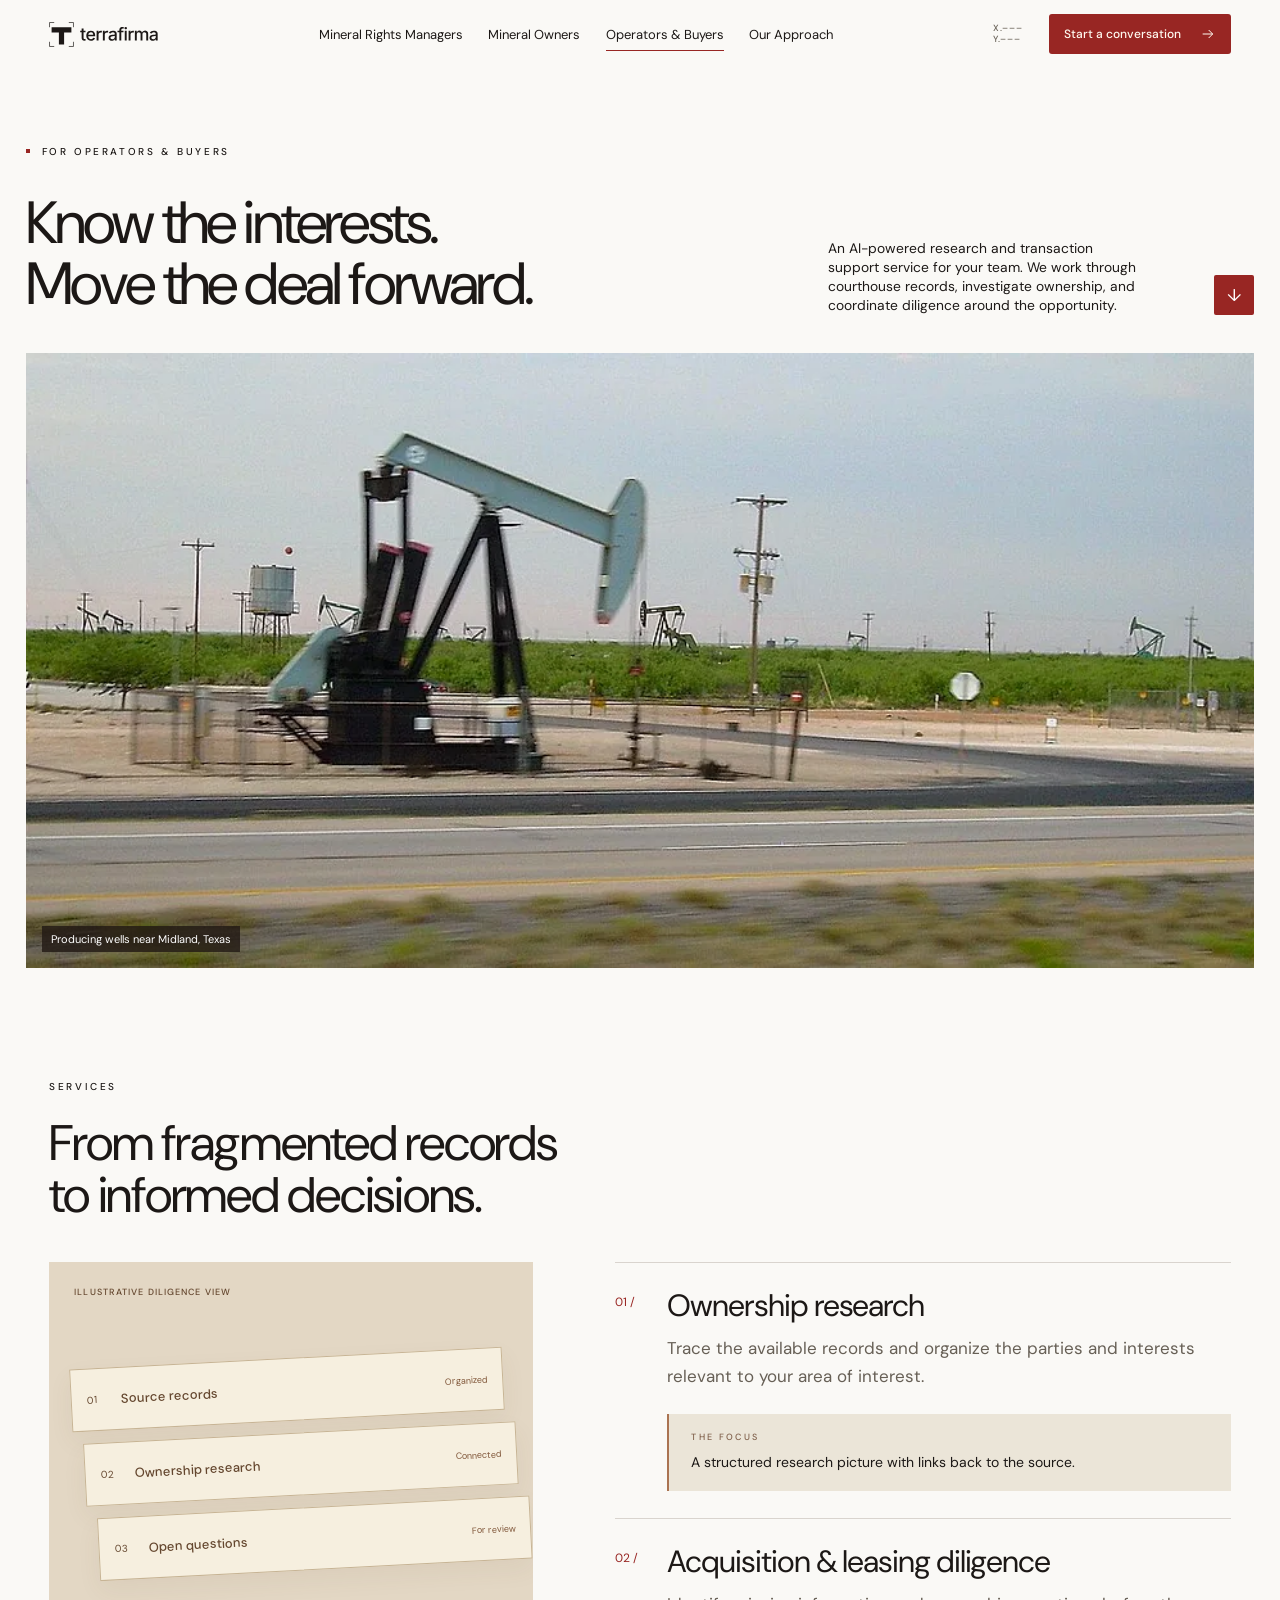
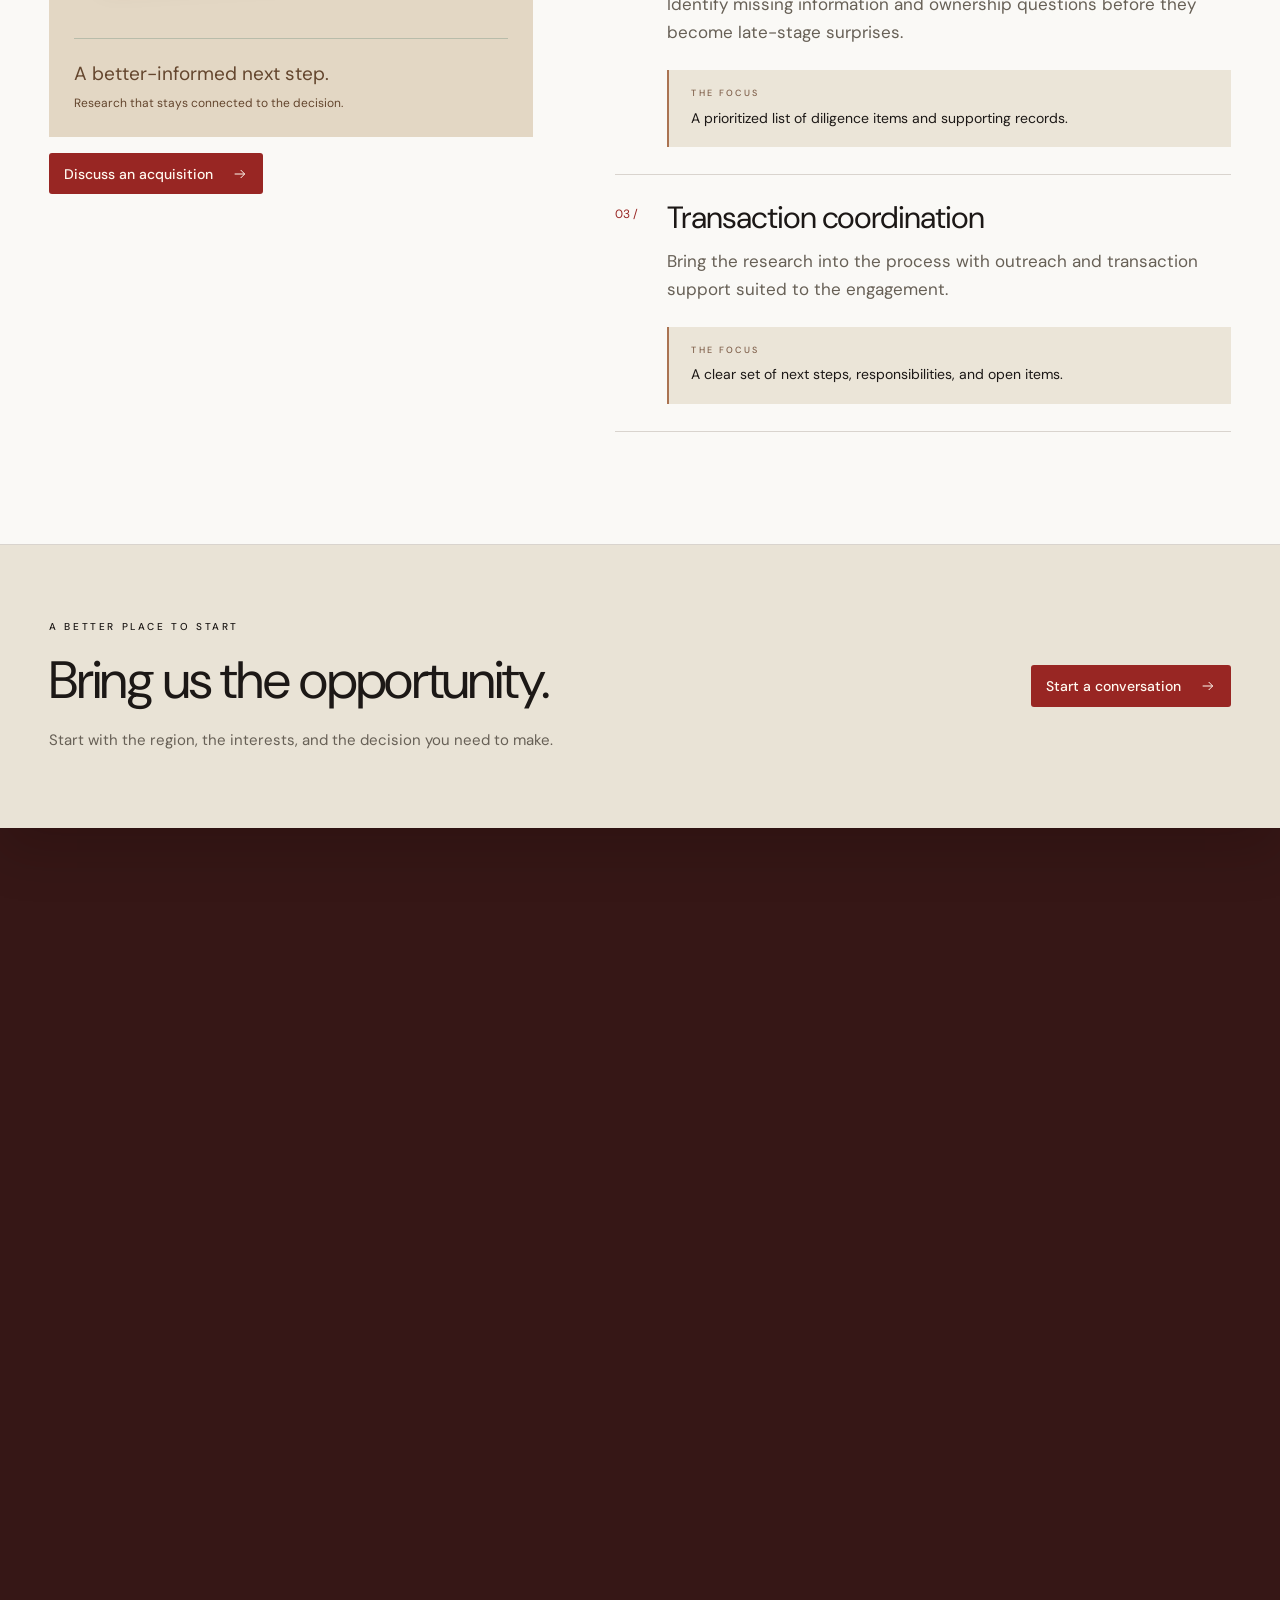
<file: docs/operators/index.html>
<!doctype html><html lang="en"><head><meta charset="utf-8"><meta name="viewport" content="width=device-width,initial-scale=1"><meta name="theme-color" content="#f4f1e8"><title>For Operators &amp; Buyers | Terrafirma</title><meta name="description" content="An AI-powered research and transaction support service for your team. We work through courthouse records, investigate ownership, and coordinate diligence around the opportunity."><link rel="canonical" href="https://basil-personal.github.io/terrafirma/operators/"><meta property="og:title" content="For Operators &amp; Buyers | Terrafirma"><meta property="og:description" content="An AI-powered research and transaction support service for your team. We work through courthouse records, investigate ownership, and coordinate diligence around the opportunity."><meta property="og:type" content="website"><meta property="og:url" content="https://basil-personal.github.io/terrafirma/operators/"><meta property="og:image" content="https://basil-personal.github.io/terrafirma/assets/social-card.png"><meta name="twitter:card" content="summary_large_image"><link rel="icon" href="../assets/favicon.svg" type="image/svg+xml"><link rel="preload" href="../assets/instrument-regular.woff" as="font" type="font/woff" crossorigin><link rel="preload" href="../assets/inter-regular.woff" as="font" type="font/woff" crossorigin><link rel="stylesheet" href="../style.css?v=20261109-interior"><script src="../site-config.js" defer></script><script src="../script.js" defer></script></head><body id="top"><a class="skip-link" href="#main">Skip to content</a><header class="site-header"><a class="brand" href="../" aria-label="Terrafirma home"><svg class="survey-mark" viewBox="0 0 48 48" fill="none" aria-hidden="true"><path d="M5 10h38v10H29v23H19V20H5V10Z" fill="currentColor"/><path d="M1 1h9M1 1v9M47 1h-9M47 1v9M1 47h9M1 47v-9M47 47h-9M47 47v-9" stroke="currentColor" stroke-width="1.3"/></svg><span class="wordmark"><svg xmlns="http://www.w3.org/2000/svg" viewBox="0 0 9039 1650" fill="currentColor" aria-hidden="true"><g transform="translate(0 1550) scale(1 -1)"><path transform="translate(0 0)" d="M626 1118V939H20V1118ZM183 1384H403V302Q403 235 431.5 203.5Q460 172 525 172Q542 172 570.0 176.0Q598 180 618 184L657 8Q622 -4 582.0 -9.5Q542 -15 503 -15Q351 -15 267.0 63.5Q183 142 183 284Z"/><path transform="translate(622 0)" d="M630 -23Q465 -23 345.0 48.0Q225 119 160.5 248.0Q96 377 96 551Q96 723 159.5 854.0Q223 985 339.0 1058.5Q455 1132 611 1132Q707 1132 796.0 1100.5Q885 1069 956.0 1002.0Q1027 935 1068.5 828.5Q1110 722 1110 570V492H219V656H997L894 602Q894 705 862.0 783.5Q830 862 767.5 906.0Q705 950 611 950Q518 950 452.0 905.0Q386 860 351.5 786.5Q317 713 317 626V514Q317 399 356.5 319.5Q396 240 467.0 199.5Q538 159 632 159Q694 159 744.0 176.5Q794 194 830.5 229.5Q867 265 886 317L1093 268Q1066 182 1002.5 116.0Q939 50 844.5 13.5Q750 -23 630 -23Z"/><path transform="translate(1750 0)" d="M148 0V1118H361V938H373Q404 1030 481.0 1082.0Q558 1134 656 1134Q677 1134 704.0 1132.5Q731 1131 749 1128V918Q737 922 703.0 926.0Q669 930 634 930Q558 930 497.0 898.0Q436 866 402.0 809.5Q368 753 368 679V0Z"/><path transform="translate(2467 0)" d="M148 0V1118H361V938H373Q404 1030 481.0 1082.0Q558 1134 656 1134Q677 1134 704.0 1132.5Q731 1131 749 1128V918Q737 922 703.0 926.0Q669 930 634 930Q558 930 497.0 898.0Q436 866 402.0 809.5Q368 753 368 679V0Z"/><path transform="translate(3184 0)" d="M461 -25Q355 -25 269.0 14.5Q183 54 133.0 130.0Q83 206 83 316Q83 411 119.5 472.0Q156 533 218.5 569.0Q281 605 357.5 623.0Q434 641 513 650Q612 662 674.0 669.5Q736 677 765.5 694.5Q795 712 795 751V757Q795 820 771.0 863.0Q747 906 699.5 929.5Q652 953 581 953Q508 953 455.5 930.5Q403 908 370.5 873.0Q338 838 322 800L115 854Q153 954 224.0 1015.0Q295 1076 387.0 1104.0Q479 1132 577 1132Q645 1132 721.0 1116.0Q797 1100 864.0 1058.0Q931 1016 973.0 940.0Q1015 864 1015 742V0H802V153H791Q769 110 726.0 69.0Q683 28 617.5 1.5Q552 -25 461 -25ZM510 152Q600 152 664.0 187.0Q728 222 762.0 280.0Q796 338 796 403V546Q784 534 750.5 524.5Q717 515 674.0 507.5Q631 500 591.0 495.0Q551 490 525 487Q463 479 411.5 460.0Q360 441 329.5 406.0Q299 371 299 313Q299 260 326.5 224.0Q354 188 401.0 170.0Q448 152 510 152Z"/><path transform="translate(4272 0)" d="M702 1118V939H20V1118ZM232 0V1246Q232 1350 278.5 1420.0Q325 1490 401.0 1525.0Q477 1560 565 1560Q632 1560 679.5 1549.0Q727 1538 749 1530L698 1352Q682 1357 658.5 1362.5Q635 1368 600 1368Q522 1368 487.0 1329.0Q452 1290 452 1216V0Z"/><path transform="translate(4974 0)" d="M148 0V1118H368V0ZM259 1289Q202 1289 161.5 1327.0Q121 1365 121 1419Q121 1474 161.5 1512.0Q202 1550 259 1550Q316 1550 357.0 1512.0Q398 1474 398 1419Q398 1365 357.0 1327.0Q316 1289 259 1289Z"/><path transform="translate(5415 0)" d="M148 0V1118H361V938H373Q404 1030 481.0 1082.0Q558 1134 656 1134Q677 1134 704.0 1132.5Q731 1131 749 1128V918Q737 922 703.0 926.0Q669 930 634 930Q558 930 497.0 898.0Q436 866 402.0 809.5Q368 753 368 679V0Z"/><path transform="translate(6132 0)" d="M148 0V1118H357L363 859H346Q370 954 420.0 1015.0Q470 1076 537.0 1106.5Q604 1137 677 1137Q799 1137 874.0 1061.5Q949 986 975 851H947Q969 943 1023.0 1007.0Q1077 1071 1153.5 1104.0Q1230 1137 1317 1137Q1416 1137 1496.5 1094.0Q1577 1051 1624.0 966.0Q1671 881 1671 754V0H1451V732Q1451 844 1388.5 894.0Q1326 944 1241 944Q1172 944 1122.0 915.0Q1072 886 1045.0 834.5Q1018 783 1018 716V0H801V746Q801 836 743.5 890.0Q686 944 597 944Q536 944 483.5 915.5Q431 887 399.5 831.5Q368 776 368 695V0Z"/><path transform="translate(7876 0)" d="M461 -25Q355 -25 269.0 14.5Q183 54 133.0 130.0Q83 206 83 316Q83 411 119.5 472.0Q156 533 218.5 569.0Q281 605 357.5 623.0Q434 641 513 650Q612 662 674.0 669.5Q736 677 765.5 694.5Q795 712 795 751V757Q795 820 771.0 863.0Q747 906 699.5 929.5Q652 953 581 953Q508 953 455.5 930.5Q403 908 370.5 873.0Q338 838 322 800L115 854Q153 954 224.0 1015.0Q295 1076 387.0 1104.0Q479 1132 577 1132Q645 1132 721.0 1116.0Q797 1100 864.0 1058.0Q931 1016 973.0 940.0Q1015 864 1015 742V0H802V153H791Q769 110 726.0 69.0Q683 28 617.5 1.5Q552 -25 461 -25ZM510 152Q600 152 664.0 187.0Q728 222 762.0 280.0Q796 338 796 403V546Q784 534 750.5 524.5Q717 515 674.0 507.5Q631 500 591.0 495.0Q551 490 525 487Q463 479 411.5 460.0Q360 441 329.5 406.0Q299 371 299 313Q299 260 326.5 224.0Q354 188 401.0 170.0Q448 152 510 152Z"/></g></svg>
</span></a><nav class="desktop-nav" aria-label="Main navigation"><a href="../managers/" >Mineral Rights Managers</a><a href="../owners/" >Mineral Owners</a><a href="./" aria-current=page>Operators & Buyers</a><a href="../approach/" >Our Approach</a></nav><a class="button " href="../contact/"><span>Start a conversation</span><svg class="arrow" viewBox="0 0 24 24" fill="none" aria-hidden="true"><path d="M4 12h15m-6-6 6 6-6 6" stroke="currentColor" stroke-width="1.5"/></svg></a><button class="menu-toggle" aria-label="Open navigation" aria-expanded="false" aria-controls="mobile-menu"><span></span><span></span></button><div class="scroll-progress" aria-hidden="true"></div></header><nav id="mobile-menu" class="mobile-menu" aria-label="Mobile navigation" hidden><a href="../managers/" >Mineral Rights Managers</a><a href="../owners/" >Mineral Owners</a><a href="./" aria-current=page>Operators & Buyers</a><a href="../approach/" >Our Approach</a><a href="../courthouse-partners/">Courthouse Partnerships</a><a href="../contact/">Start a conversation <svg class="arrow" viewBox="0 0 24 24" fill="none" aria-hidden="true"><path d="M4 12h15m-6-6 6 6-6 6" stroke="currentColor" stroke-width="1.5"/></svg></a></nav><main id="main" class="page-shell"><section class="inside-open"><header class="chapter-head"><span class="eyebrow">FOR OPERATORS & BUYERS</span><div><h1>Know the interests.<br>Move the deal forward.</h1><p>An AI-powered research and transaction support service for your team. We work through courthouse records, investigate ownership, and coordinate diligence around the opportunity.</p><a href="#services-detail" aria-label="Explore the workflow">↓</a></div></header><figure class="field-plate"><img src="../assets/midland-field.webp" alt="Producing wells near Midland, Texas"><figcaption>Producing wells near Midland, Texas</figcaption></figure></section><section class="section chapter" id="services-detail"><span class="eyebrow">Services</span><h2>From fragmented records<br>to informed decisions.</h2><div class="chapter-grid"><div class="chapter-example"><div class="detail-graphic buyer-graphic"><span class="eyebrow">ILLUSTRATIVE DILIGENCE VIEW</span><div class="diligence-stack"><div><span>01</span><strong>Source records</strong><b>Organized</b></div><div><span>02</span><strong>Ownership research</strong><b>Connected</b></div><div><span>03</span><strong>Open questions</strong><b>For review</b></div></div><div class="graphic-caption"><strong>A better-informed next step.</strong><span>Research that stays connected to the decision.</span></div></div><a class="button " href="../contact/?audience=operator"><span>Discuss an acquisition</span><svg class="arrow" viewBox="0 0 24 24" fill="none" aria-hidden="true"><path d="M4 12h15m-6-6 6 6-6 6" stroke="currentColor" stroke-width="1.5"/></svg></a></div><div class="chapter-rows"><article class="service-detail"><span class="row-number">01 /</span><h3>Ownership research</h3><div><p>Trace the available records and organize the parties and interests relevant to your area of interest.</p><div class="deliverable"><span class="eyebrow">THE FOCUS</span><p>A structured research picture with links back to the source.</p></div></div></article><article class="service-detail"><span class="row-number">02 /</span><h3>Acquisition & leasing diligence</h3><div><p>Identify missing information and ownership questions before they become late-stage surprises.</p><div class="deliverable"><span class="eyebrow">THE FOCUS</span><p>A prioritized list of diligence items and supporting records.</p></div></div></article><article class="service-detail"><span class="row-number">03 /</span><h3>Transaction coordination</h3><div><p>Bring the research into the process with outreach and transaction support suited to the engagement.</p><div class="deliverable"><span class="eyebrow">THE FOCUS</span><p>A clear set of next steps, responsibilities, and open items.</p></div></div></article></div></div></section><section class="inquiry-strip"><div><span class="eyebrow">A BETTER PLACE TO START</span><h2>Bring us the opportunity.</h2><p>Start with the region, the interests, and the decision you need to make.</p></div><a class="button " href="../contact/?audience=operator"><span>Start a conversation</span><svg class="arrow" viewBox="0 0 24 24" fill="none" aria-hidden="true"><path d="M4 12h15m-6-6 6 6-6 6" stroke="currentColor" stroke-width="1.5"/></svg></a></section></main><footer class="site-footer"><div class="footer-inner"><div class="footer-top"><div class="footer-prompt"><span class="eyebrow">THE NEXT CHAPTER STARTS HERE</span><a href="../contact/">Let's get to work.<span class="circle-arrow"><svg class="arrow" viewBox="0 0 24 24" fill="none" aria-hidden="true"><path d="M4 12h15m-6-6 6 6-6 6" stroke="currentColor" stroke-width="1.5"/></svg></span></a></div><nav aria-label="Footer navigation"><a href="../owners/">Mineral Owners</a><a href="./">Operators & Buyers</a><a href="../managers/">Mineral Rights Managers</a><a href="../courthouse-partners/">Courthouse Partnerships</a><a href="../approach/">Our Approach</a><a href="../contact/">Get in touch</a></nav></div><div class="footer-wordmark" aria-hidden="true"><svg xmlns="http://www.w3.org/2000/svg" viewBox="0 0 9039 1650" fill="currentColor" aria-hidden="true"><g transform="translate(0 1550) scale(1 -1)"><path transform="translate(0 0)" d="M626 1118V939H20V1118ZM183 1384H403V302Q403 235 431.5 203.5Q460 172 525 172Q542 172 570.0 176.0Q598 180 618 184L657 8Q622 -4 582.0 -9.5Q542 -15 503 -15Q351 -15 267.0 63.5Q183 142 183 284Z"/><path transform="translate(622 0)" d="M630 -23Q465 -23 345.0 48.0Q225 119 160.5 248.0Q96 377 96 551Q96 723 159.5 854.0Q223 985 339.0 1058.5Q455 1132 611 1132Q707 1132 796.0 1100.5Q885 1069 956.0 1002.0Q1027 935 1068.5 828.5Q1110 722 1110 570V492H219V656H997L894 602Q894 705 862.0 783.5Q830 862 767.5 906.0Q705 950 611 950Q518 950 452.0 905.0Q386 860 351.5 786.5Q317 713 317 626V514Q317 399 356.5 319.5Q396 240 467.0 199.5Q538 159 632 159Q694 159 744.0 176.5Q794 194 830.5 229.5Q867 265 886 317L1093 268Q1066 182 1002.5 116.0Q939 50 844.5 13.5Q750 -23 630 -23Z"/><path transform="translate(1750 0)" d="M148 0V1118H361V938H373Q404 1030 481.0 1082.0Q558 1134 656 1134Q677 1134 704.0 1132.5Q731 1131 749 1128V918Q737 922 703.0 926.0Q669 930 634 930Q558 930 497.0 898.0Q436 866 402.0 809.5Q368 753 368 679V0Z"/><path transform="translate(2467 0)" d="M148 0V1118H361V938H373Q404 1030 481.0 1082.0Q558 1134 656 1134Q677 1134 704.0 1132.5Q731 1131 749 1128V918Q737 922 703.0 926.0Q669 930 634 930Q558 930 497.0 898.0Q436 866 402.0 809.5Q368 753 368 679V0Z"/><path transform="translate(3184 0)" d="M461 -25Q355 -25 269.0 14.5Q183 54 133.0 130.0Q83 206 83 316Q83 411 119.5 472.0Q156 533 218.5 569.0Q281 605 357.5 623.0Q434 641 513 650Q612 662 674.0 669.5Q736 677 765.5 694.5Q795 712 795 751V757Q795 820 771.0 863.0Q747 906 699.5 929.5Q652 953 581 953Q508 953 455.5 930.5Q403 908 370.5 873.0Q338 838 322 800L115 854Q153 954 224.0 1015.0Q295 1076 387.0 1104.0Q479 1132 577 1132Q645 1132 721.0 1116.0Q797 1100 864.0 1058.0Q931 1016 973.0 940.0Q1015 864 1015 742V0H802V153H791Q769 110 726.0 69.0Q683 28 617.5 1.5Q552 -25 461 -25ZM510 152Q600 152 664.0 187.0Q728 222 762.0 280.0Q796 338 796 403V546Q784 534 750.5 524.5Q717 515 674.0 507.5Q631 500 591.0 495.0Q551 490 525 487Q463 479 411.5 460.0Q360 441 329.5 406.0Q299 371 299 313Q299 260 326.5 224.0Q354 188 401.0 170.0Q448 152 510 152Z"/><path transform="translate(4272 0)" d="M702 1118V939H20V1118ZM232 0V1246Q232 1350 278.5 1420.0Q325 1490 401.0 1525.0Q477 1560 565 1560Q632 1560 679.5 1549.0Q727 1538 749 1530L698 1352Q682 1357 658.5 1362.5Q635 1368 600 1368Q522 1368 487.0 1329.0Q452 1290 452 1216V0Z"/><path transform="translate(4974 0)" d="M148 0V1118H368V0ZM259 1289Q202 1289 161.5 1327.0Q121 1365 121 1419Q121 1474 161.5 1512.0Q202 1550 259 1550Q316 1550 357.0 1512.0Q398 1474 398 1419Q398 1365 357.0 1327.0Q316 1289 259 1289Z"/><path transform="translate(5415 0)" d="M148 0V1118H361V938H373Q404 1030 481.0 1082.0Q558 1134 656 1134Q677 1134 704.0 1132.5Q731 1131 749 1128V918Q737 922 703.0 926.0Q669 930 634 930Q558 930 497.0 898.0Q436 866 402.0 809.5Q368 753 368 679V0Z"/><path transform="translate(6132 0)" d="M148 0V1118H357L363 859H346Q370 954 420.0 1015.0Q470 1076 537.0 1106.5Q604 1137 677 1137Q799 1137 874.0 1061.5Q949 986 975 851H947Q969 943 1023.0 1007.0Q1077 1071 1153.5 1104.0Q1230 1137 1317 1137Q1416 1137 1496.5 1094.0Q1577 1051 1624.0 966.0Q1671 881 1671 754V0H1451V732Q1451 844 1388.5 894.0Q1326 944 1241 944Q1172 944 1122.0 915.0Q1072 886 1045.0 834.5Q1018 783 1018 716V0H801V746Q801 836 743.5 890.0Q686 944 597 944Q536 944 483.5 915.5Q431 887 399.5 831.5Q368 776 368 695V0Z"/><path transform="translate(7876 0)" d="M461 -25Q355 -25 269.0 14.5Q183 54 133.0 130.0Q83 206 83 316Q83 411 119.5 472.0Q156 533 218.5 569.0Q281 605 357.5 623.0Q434 641 513 650Q612 662 674.0 669.5Q736 677 765.5 694.5Q795 712 795 751V757Q795 820 771.0 863.0Q747 906 699.5 929.5Q652 953 581 953Q508 953 455.5 930.5Q403 908 370.5 873.0Q338 838 322 800L115 854Q153 954 224.0 1015.0Q295 1076 387.0 1104.0Q479 1132 577 1132Q645 1132 721.0 1116.0Q797 1100 864.0 1058.0Q931 1016 973.0 940.0Q1015 864 1015 742V0H802V153H791Q769 110 726.0 69.0Q683 28 617.5 1.5Q552 -25 461 -25ZM510 152Q600 152 664.0 187.0Q728 222 762.0 280.0Q796 338 796 403V546Q784 534 750.5 524.5Q717 515 674.0 507.5Q631 500 591.0 495.0Q551 490 525 487Q463 479 411.5 460.0Q360 441 329.5 406.0Q299 371 299 313Q299 260 326.5 224.0Q354 188 401.0 170.0Q448 152 510 152Z"/></g></svg>
<span class="footer-mark"><svg class="survey-mark" viewBox="0 0 48 48" fill="none" aria-hidden="true"><path d="M5 10h38v10H29v23H19V20H5V10Z" fill="currentColor"/><path d="M1 1h9M1 1v9M47 1h-9M47 1v9M1 47h9M1 47v-9M47 47h-9M47 47v-9" stroke="currentColor" stroke-width="1.3"/></svg></span></div><div class="footer-bottom"><span>© 2026 Terrafirma</span><span>getterrafirma.com</span><div><a href="../credits/">Credits & privacy</a><a href="#top">Back to top ↑</a></div></div></div></footer></body></html>
</file>
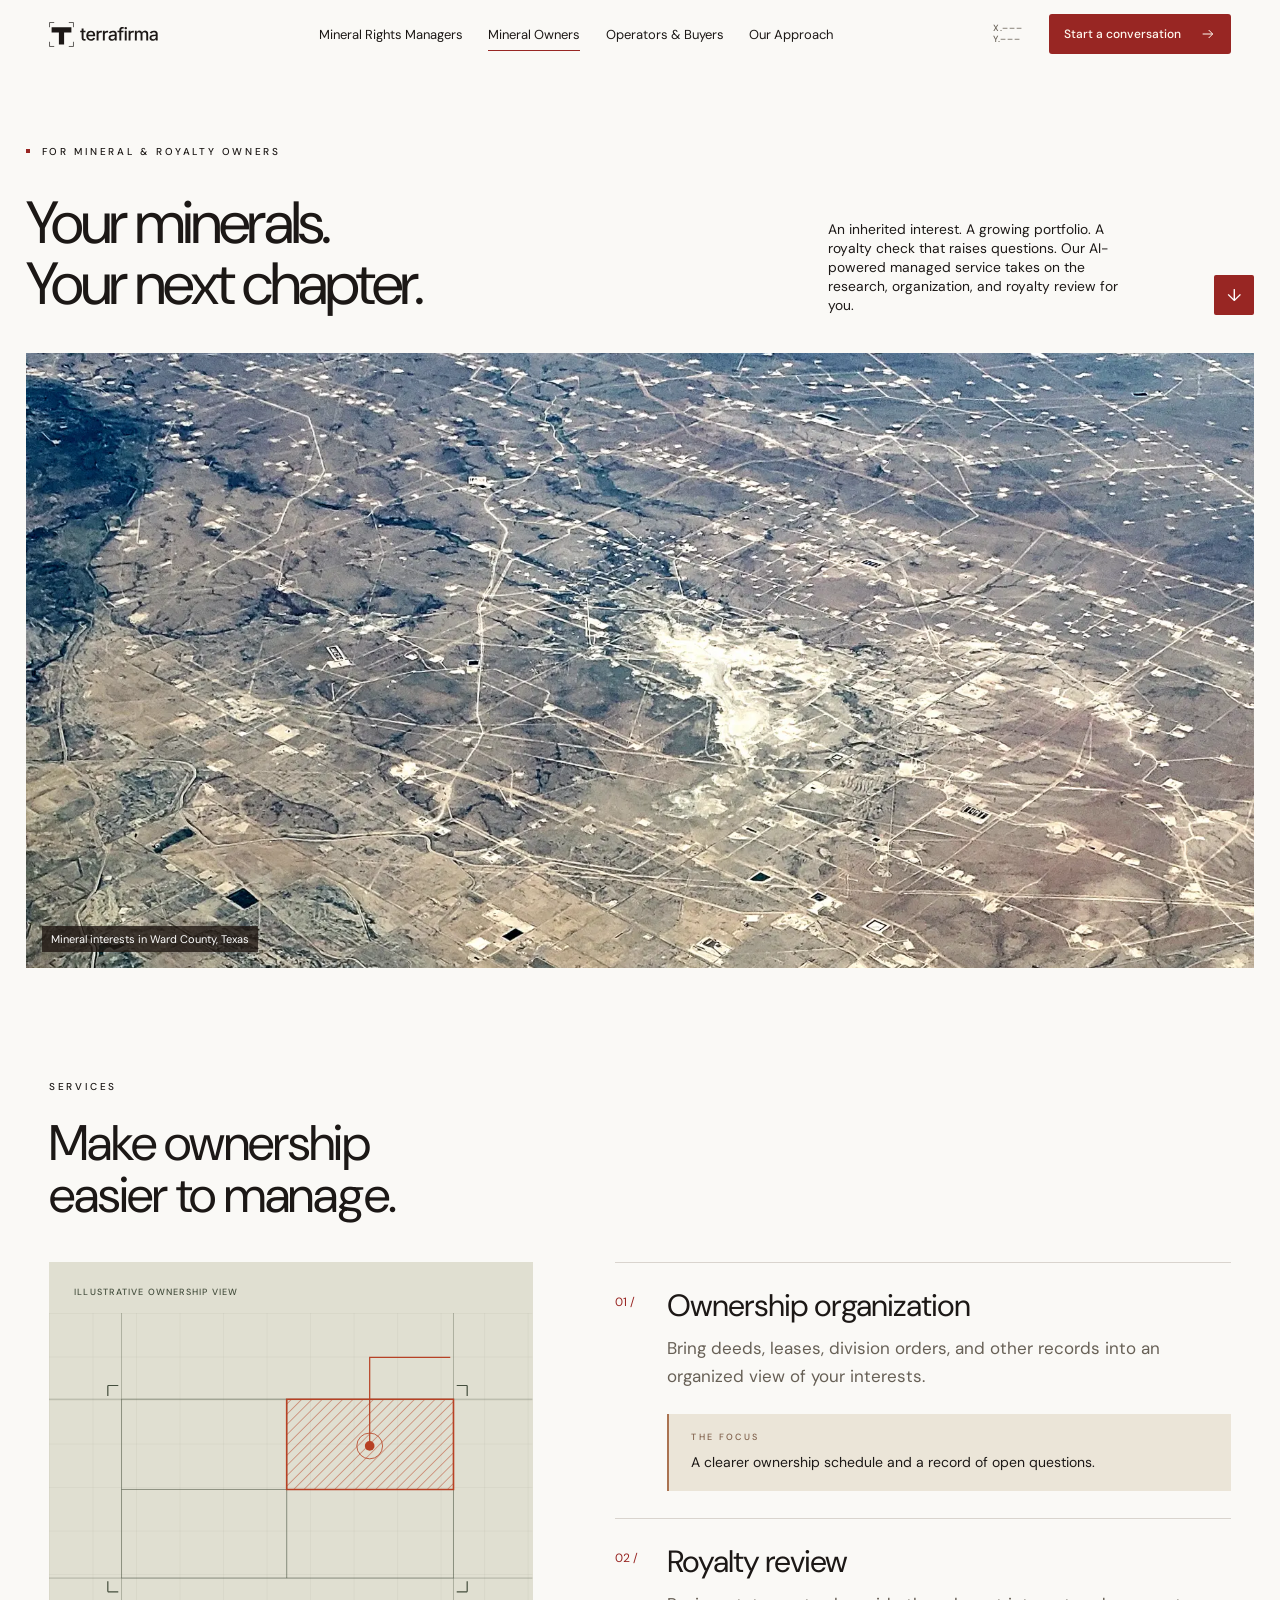
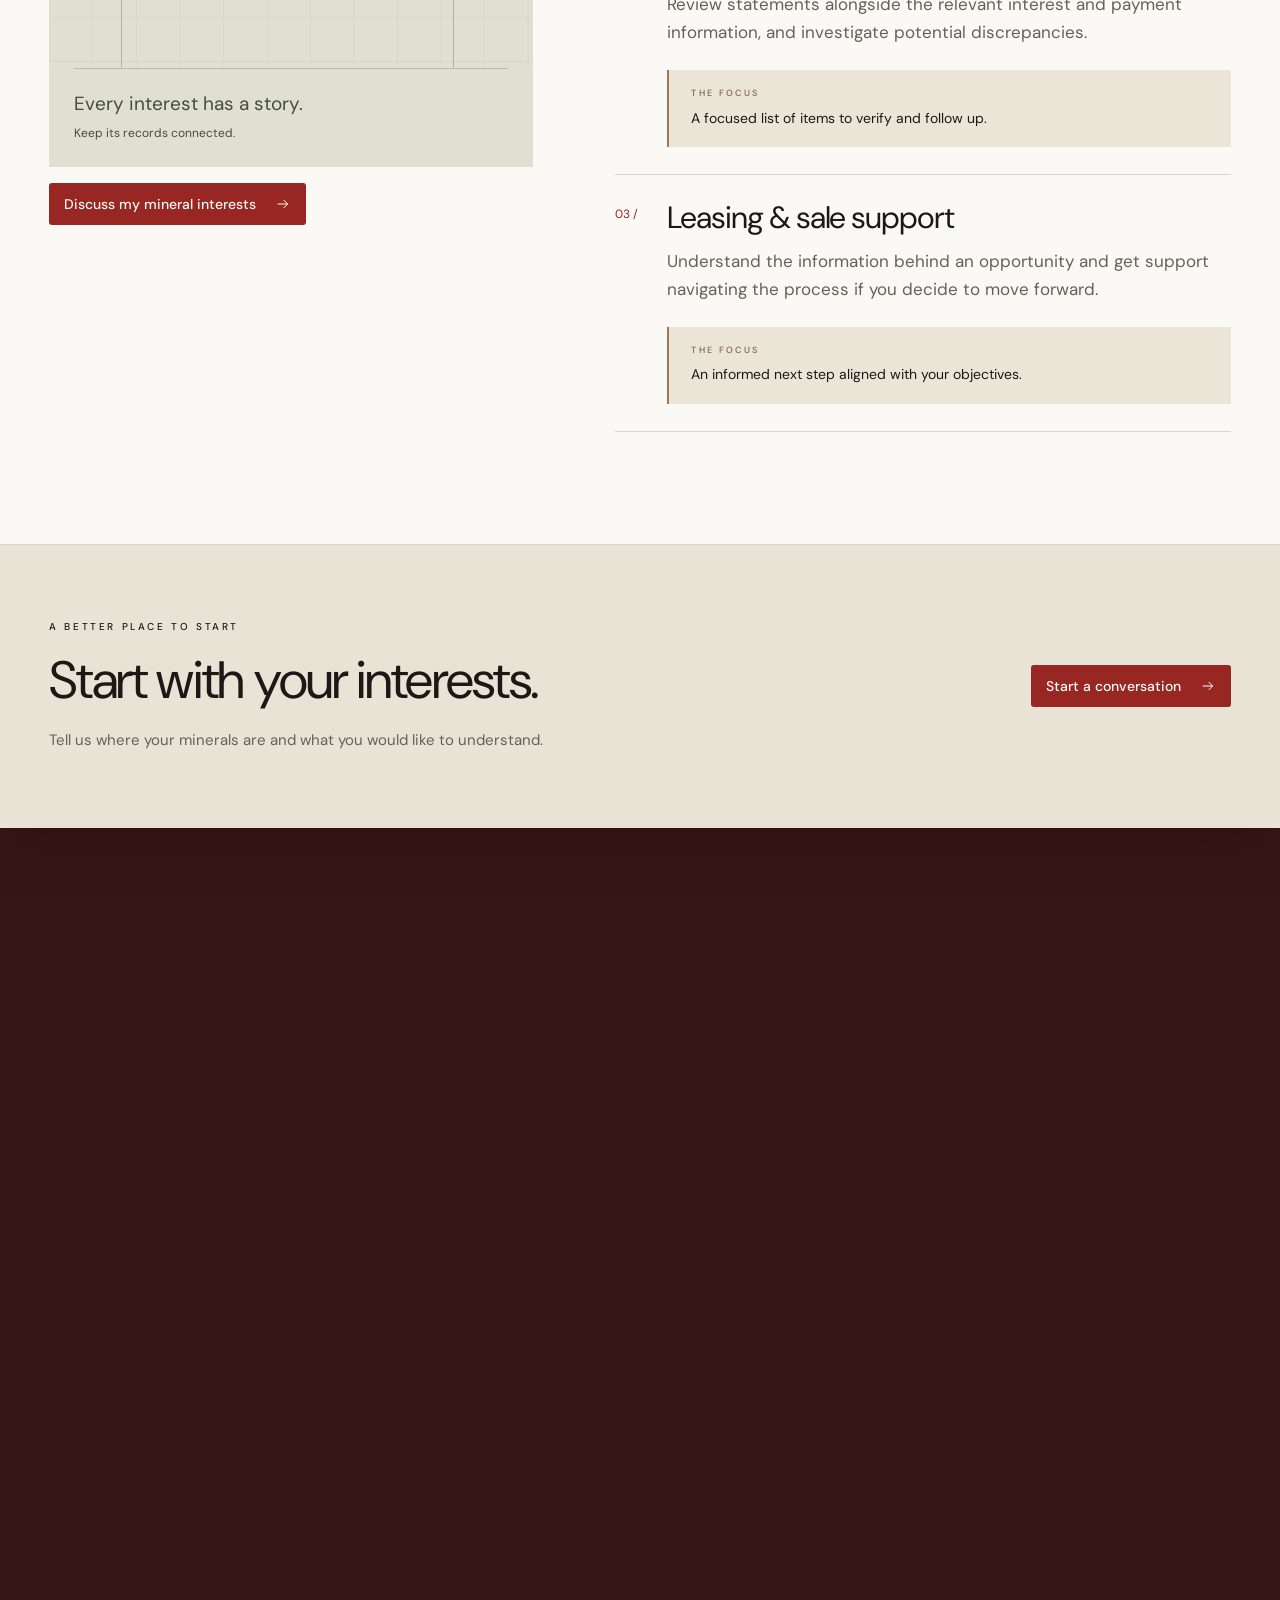
<file: docs/owners/index.html>
<!doctype html><html lang="en"><head><meta charset="utf-8"><meta name="viewport" content="width=device-width,initial-scale=1"><meta name="theme-color" content="#f4f1e8"><title>For Mineral &amp; Royalty Owners | Terrafirma</title><meta name="description" content="An inherited interest. A growing portfolio. A royalty check that raises questions. Our AI-powered managed service takes on the research, organization, and royalty review for you."><link rel="canonical" href="https://basil-personal.github.io/terrafirma/owners/"><meta property="og:title" content="For Mineral &amp; Royalty Owners | Terrafirma"><meta property="og:description" content="An inherited interest. A growing portfolio. A royalty check that raises questions. Our AI-powered managed service takes on the research, organization, and royalty review for you."><meta property="og:type" content="website"><meta property="og:url" content="https://basil-personal.github.io/terrafirma/owners/"><meta property="og:image" content="https://basil-personal.github.io/terrafirma/assets/social-card.png"><meta name="twitter:card" content="summary_large_image"><link rel="icon" href="../assets/favicon.svg" type="image/svg+xml"><link rel="preload" href="../assets/instrument-regular.woff" as="font" type="font/woff" crossorigin><link rel="preload" href="../assets/inter-regular.woff" as="font" type="font/woff" crossorigin><link rel="stylesheet" href="../style.css?v=20261109-interior"><script src="../site-config.js" defer></script><script src="../script.js" defer></script></head><body id="top"><a class="skip-link" href="#main">Skip to content</a><header class="site-header"><a class="brand" href="../" aria-label="Terrafirma home"><svg class="survey-mark" viewBox="0 0 48 48" fill="none" aria-hidden="true"><path d="M5 10h38v10H29v23H19V20H5V10Z" fill="currentColor"/><path d="M1 1h9M1 1v9M47 1h-9M47 1v9M1 47h9M1 47v-9M47 47h-9M47 47v-9" stroke="currentColor" stroke-width="1.3"/></svg><span class="wordmark"><svg xmlns="http://www.w3.org/2000/svg" viewBox="0 0 9039 1650" fill="currentColor" aria-hidden="true"><g transform="translate(0 1550) scale(1 -1)"><path transform="translate(0 0)" d="M626 1118V939H20V1118ZM183 1384H403V302Q403 235 431.5 203.5Q460 172 525 172Q542 172 570.0 176.0Q598 180 618 184L657 8Q622 -4 582.0 -9.5Q542 -15 503 -15Q351 -15 267.0 63.5Q183 142 183 284Z"/><path transform="translate(622 0)" d="M630 -23Q465 -23 345.0 48.0Q225 119 160.5 248.0Q96 377 96 551Q96 723 159.5 854.0Q223 985 339.0 1058.5Q455 1132 611 1132Q707 1132 796.0 1100.5Q885 1069 956.0 1002.0Q1027 935 1068.5 828.5Q1110 722 1110 570V492H219V656H997L894 602Q894 705 862.0 783.5Q830 862 767.5 906.0Q705 950 611 950Q518 950 452.0 905.0Q386 860 351.5 786.5Q317 713 317 626V514Q317 399 356.5 319.5Q396 240 467.0 199.5Q538 159 632 159Q694 159 744.0 176.5Q794 194 830.5 229.5Q867 265 886 317L1093 268Q1066 182 1002.5 116.0Q939 50 844.5 13.5Q750 -23 630 -23Z"/><path transform="translate(1750 0)" d="M148 0V1118H361V938H373Q404 1030 481.0 1082.0Q558 1134 656 1134Q677 1134 704.0 1132.5Q731 1131 749 1128V918Q737 922 703.0 926.0Q669 930 634 930Q558 930 497.0 898.0Q436 866 402.0 809.5Q368 753 368 679V0Z"/><path transform="translate(2467 0)" d="M148 0V1118H361V938H373Q404 1030 481.0 1082.0Q558 1134 656 1134Q677 1134 704.0 1132.5Q731 1131 749 1128V918Q737 922 703.0 926.0Q669 930 634 930Q558 930 497.0 898.0Q436 866 402.0 809.5Q368 753 368 679V0Z"/><path transform="translate(3184 0)" d="M461 -25Q355 -25 269.0 14.5Q183 54 133.0 130.0Q83 206 83 316Q83 411 119.5 472.0Q156 533 218.5 569.0Q281 605 357.5 623.0Q434 641 513 650Q612 662 674.0 669.5Q736 677 765.5 694.5Q795 712 795 751V757Q795 820 771.0 863.0Q747 906 699.5 929.5Q652 953 581 953Q508 953 455.5 930.5Q403 908 370.5 873.0Q338 838 322 800L115 854Q153 954 224.0 1015.0Q295 1076 387.0 1104.0Q479 1132 577 1132Q645 1132 721.0 1116.0Q797 1100 864.0 1058.0Q931 1016 973.0 940.0Q1015 864 1015 742V0H802V153H791Q769 110 726.0 69.0Q683 28 617.5 1.5Q552 -25 461 -25ZM510 152Q600 152 664.0 187.0Q728 222 762.0 280.0Q796 338 796 403V546Q784 534 750.5 524.5Q717 515 674.0 507.5Q631 500 591.0 495.0Q551 490 525 487Q463 479 411.5 460.0Q360 441 329.5 406.0Q299 371 299 313Q299 260 326.5 224.0Q354 188 401.0 170.0Q448 152 510 152Z"/><path transform="translate(4272 0)" d="M702 1118V939H20V1118ZM232 0V1246Q232 1350 278.5 1420.0Q325 1490 401.0 1525.0Q477 1560 565 1560Q632 1560 679.5 1549.0Q727 1538 749 1530L698 1352Q682 1357 658.5 1362.5Q635 1368 600 1368Q522 1368 487.0 1329.0Q452 1290 452 1216V0Z"/><path transform="translate(4974 0)" d="M148 0V1118H368V0ZM259 1289Q202 1289 161.5 1327.0Q121 1365 121 1419Q121 1474 161.5 1512.0Q202 1550 259 1550Q316 1550 357.0 1512.0Q398 1474 398 1419Q398 1365 357.0 1327.0Q316 1289 259 1289Z"/><path transform="translate(5415 0)" d="M148 0V1118H361V938H373Q404 1030 481.0 1082.0Q558 1134 656 1134Q677 1134 704.0 1132.5Q731 1131 749 1128V918Q737 922 703.0 926.0Q669 930 634 930Q558 930 497.0 898.0Q436 866 402.0 809.5Q368 753 368 679V0Z"/><path transform="translate(6132 0)" d="M148 0V1118H357L363 859H346Q370 954 420.0 1015.0Q470 1076 537.0 1106.5Q604 1137 677 1137Q799 1137 874.0 1061.5Q949 986 975 851H947Q969 943 1023.0 1007.0Q1077 1071 1153.5 1104.0Q1230 1137 1317 1137Q1416 1137 1496.5 1094.0Q1577 1051 1624.0 966.0Q1671 881 1671 754V0H1451V732Q1451 844 1388.5 894.0Q1326 944 1241 944Q1172 944 1122.0 915.0Q1072 886 1045.0 834.5Q1018 783 1018 716V0H801V746Q801 836 743.5 890.0Q686 944 597 944Q536 944 483.5 915.5Q431 887 399.5 831.5Q368 776 368 695V0Z"/><path transform="translate(7876 0)" d="M461 -25Q355 -25 269.0 14.5Q183 54 133.0 130.0Q83 206 83 316Q83 411 119.5 472.0Q156 533 218.5 569.0Q281 605 357.5 623.0Q434 641 513 650Q612 662 674.0 669.5Q736 677 765.5 694.5Q795 712 795 751V757Q795 820 771.0 863.0Q747 906 699.5 929.5Q652 953 581 953Q508 953 455.5 930.5Q403 908 370.5 873.0Q338 838 322 800L115 854Q153 954 224.0 1015.0Q295 1076 387.0 1104.0Q479 1132 577 1132Q645 1132 721.0 1116.0Q797 1100 864.0 1058.0Q931 1016 973.0 940.0Q1015 864 1015 742V0H802V153H791Q769 110 726.0 69.0Q683 28 617.5 1.5Q552 -25 461 -25ZM510 152Q600 152 664.0 187.0Q728 222 762.0 280.0Q796 338 796 403V546Q784 534 750.5 524.5Q717 515 674.0 507.5Q631 500 591.0 495.0Q551 490 525 487Q463 479 411.5 460.0Q360 441 329.5 406.0Q299 371 299 313Q299 260 326.5 224.0Q354 188 401.0 170.0Q448 152 510 152Z"/></g></svg>
</span></a><nav class="desktop-nav" aria-label="Main navigation"><a href="../managers/" >Mineral Rights Managers</a><a href="./" aria-current=page>Mineral Owners</a><a href="../operators/" >Operators & Buyers</a><a href="../approach/" >Our Approach</a></nav><a class="button " href="../contact/"><span>Start a conversation</span><svg class="arrow" viewBox="0 0 24 24" fill="none" aria-hidden="true"><path d="M4 12h15m-6-6 6 6-6 6" stroke="currentColor" stroke-width="1.5"/></svg></a><button class="menu-toggle" aria-label="Open navigation" aria-expanded="false" aria-controls="mobile-menu"><span></span><span></span></button><div class="scroll-progress" aria-hidden="true"></div></header><nav id="mobile-menu" class="mobile-menu" aria-label="Mobile navigation" hidden><a href="../managers/" >Mineral Rights Managers</a><a href="./" aria-current=page>Mineral Owners</a><a href="../operators/" >Operators & Buyers</a><a href="../approach/" >Our Approach</a><a href="../courthouse-partners/">Courthouse Partnerships</a><a href="../contact/">Start a conversation <svg class="arrow" viewBox="0 0 24 24" fill="none" aria-hidden="true"><path d="M4 12h15m-6-6 6 6-6 6" stroke="currentColor" stroke-width="1.5"/></svg></a></nav><main id="main" class="page-shell"><section class="inside-open"><header class="chapter-head"><span class="eyebrow">FOR MINERAL & ROYALTY OWNERS</span><div><h1>Your minerals.<br>Your next chapter.</h1><p>An inherited interest. A growing portfolio. A royalty check that raises questions. Our AI-powered managed service takes on the research, organization, and royalty review for you.</p><a href="#services-detail" aria-label="Explore the workflow">↓</a></div></header><figure class="field-plate"><img src="../assets/ward-county-1800.webp" alt="Mineral interests in Ward County, Texas"><figcaption>Mineral interests in Ward County, Texas</figcaption></figure></section><section class="section chapter" id="services-detail"><span class="eyebrow">Services</span><h2>Make ownership<br>easier to manage.</h2><div class="chapter-grid"><div class="chapter-example"><div class="detail-graphic owner-graphic"><span class="eyebrow">ILLUSTRATIVE OWNERSHIP VIEW</span><svg viewBox="0 0 600 440" fill="none" aria-hidden="true"><defs><pattern id="parcelgrid" width="54" height="54" patternUnits="userSpaceOnUse"><path d="M54 0H0v54" stroke="currentColor" stroke-opacity=".13"/></pattern><pattern id="parcelhatch" width="9" height="9" patternUnits="userSpaceOnUse" patternTransform="rotate(45)"><path d="M0 0V9" stroke="#b74124" stroke-opacity=".55" stroke-width="2"/></pattern></defs><path fill="url(#parcelgrid)" d="M0 0h600v440H0z"/><g stroke="currentColor" stroke-opacity=".4"><path d="M0 107h600M0 329h600M90 0v440M502 0v440"/><path d="M90 107h205v112H90zM295 107h207v112H295zM90 219h205v110H90zM295 219h207v110H295z"/></g><path d="M295 107h207v112H295z" fill="url(#parcelhatch)" stroke="#b74124" stroke-width="2"/><path d="M398 165V55h100" stroke="#b74124" stroke-width="1.5"/><circle cx="398" cy="165" r="6" fill="#b74124"/><circle cx="398" cy="165" r="16" stroke="#b74124"/><path d="M73 90h13m-13 0v13M519 90h-13m13 0v13M73 346h13m-13 0v-13M519 346h-13m13 0v-13" stroke="currentColor" stroke-width="1.5"/></svg><div class="graphic-caption"><strong>Every interest has a story.</strong><span>Keep its records connected.</span></div></div><a class="button " href="../contact/?audience=owner"><span>Discuss my mineral interests</span><svg class="arrow" viewBox="0 0 24 24" fill="none" aria-hidden="true"><path d="M4 12h15m-6-6 6 6-6 6" stroke="currentColor" stroke-width="1.5"/></svg></a></div><div class="chapter-rows"><article class="service-detail"><span class="row-number">01 /</span><h3>Ownership organization</h3><div><p>Bring deeds, leases, division orders, and other records into an organized view of your interests.</p><div class="deliverable"><span class="eyebrow">THE FOCUS</span><p>A clearer ownership schedule and a record of open questions.</p></div></div></article><article class="service-detail"><span class="row-number">02 /</span><h3>Royalty review</h3><div><p>Review statements alongside the relevant interest and payment information, and investigate potential discrepancies.</p><div class="deliverable"><span class="eyebrow">THE FOCUS</span><p>A focused list of items to verify and follow up.</p></div></div></article><article class="service-detail"><span class="row-number">03 /</span><h3>Leasing & sale support</h3><div><p>Understand the information behind an opportunity and get support navigating the process if you decide to move forward.</p><div class="deliverable"><span class="eyebrow">THE FOCUS</span><p>An informed next step aligned with your objectives.</p></div></div></article></div></div></section><section class="inquiry-strip"><div><span class="eyebrow">A BETTER PLACE TO START</span><h2>Start with your interests.</h2><p>Tell us where your minerals are and what you would like to understand.</p></div><a class="button " href="../contact/?audience=owner"><span>Start a conversation</span><svg class="arrow" viewBox="0 0 24 24" fill="none" aria-hidden="true"><path d="M4 12h15m-6-6 6 6-6 6" stroke="currentColor" stroke-width="1.5"/></svg></a></section></main><footer class="site-footer"><div class="footer-inner"><div class="footer-top"><div class="footer-prompt"><span class="eyebrow">THE NEXT CHAPTER STARTS HERE</span><a href="../contact/">Let's get to work.<span class="circle-arrow"><svg class="arrow" viewBox="0 0 24 24" fill="none" aria-hidden="true"><path d="M4 12h15m-6-6 6 6-6 6" stroke="currentColor" stroke-width="1.5"/></svg></span></a></div><nav aria-label="Footer navigation"><a href="./">Mineral Owners</a><a href="../operators/">Operators & Buyers</a><a href="../managers/">Mineral Rights Managers</a><a href="../courthouse-partners/">Courthouse Partnerships</a><a href="../approach/">Our Approach</a><a href="../contact/">Get in touch</a></nav></div><div class="footer-wordmark" aria-hidden="true"><svg xmlns="http://www.w3.org/2000/svg" viewBox="0 0 9039 1650" fill="currentColor" aria-hidden="true"><g transform="translate(0 1550) scale(1 -1)"><path transform="translate(0 0)" d="M626 1118V939H20V1118ZM183 1384H403V302Q403 235 431.5 203.5Q460 172 525 172Q542 172 570.0 176.0Q598 180 618 184L657 8Q622 -4 582.0 -9.5Q542 -15 503 -15Q351 -15 267.0 63.5Q183 142 183 284Z"/><path transform="translate(622 0)" d="M630 -23Q465 -23 345.0 48.0Q225 119 160.5 248.0Q96 377 96 551Q96 723 159.5 854.0Q223 985 339.0 1058.5Q455 1132 611 1132Q707 1132 796.0 1100.5Q885 1069 956.0 1002.0Q1027 935 1068.5 828.5Q1110 722 1110 570V492H219V656H997L894 602Q894 705 862.0 783.5Q830 862 767.5 906.0Q705 950 611 950Q518 950 452.0 905.0Q386 860 351.5 786.5Q317 713 317 626V514Q317 399 356.5 319.5Q396 240 467.0 199.5Q538 159 632 159Q694 159 744.0 176.5Q794 194 830.5 229.5Q867 265 886 317L1093 268Q1066 182 1002.5 116.0Q939 50 844.5 13.5Q750 -23 630 -23Z"/><path transform="translate(1750 0)" d="M148 0V1118H361V938H373Q404 1030 481.0 1082.0Q558 1134 656 1134Q677 1134 704.0 1132.5Q731 1131 749 1128V918Q737 922 703.0 926.0Q669 930 634 930Q558 930 497.0 898.0Q436 866 402.0 809.5Q368 753 368 679V0Z"/><path transform="translate(2467 0)" d="M148 0V1118H361V938H373Q404 1030 481.0 1082.0Q558 1134 656 1134Q677 1134 704.0 1132.5Q731 1131 749 1128V918Q737 922 703.0 926.0Q669 930 634 930Q558 930 497.0 898.0Q436 866 402.0 809.5Q368 753 368 679V0Z"/><path transform="translate(3184 0)" d="M461 -25Q355 -25 269.0 14.5Q183 54 133.0 130.0Q83 206 83 316Q83 411 119.5 472.0Q156 533 218.5 569.0Q281 605 357.5 623.0Q434 641 513 650Q612 662 674.0 669.5Q736 677 765.5 694.5Q795 712 795 751V757Q795 820 771.0 863.0Q747 906 699.5 929.5Q652 953 581 953Q508 953 455.5 930.5Q403 908 370.5 873.0Q338 838 322 800L115 854Q153 954 224.0 1015.0Q295 1076 387.0 1104.0Q479 1132 577 1132Q645 1132 721.0 1116.0Q797 1100 864.0 1058.0Q931 1016 973.0 940.0Q1015 864 1015 742V0H802V153H791Q769 110 726.0 69.0Q683 28 617.5 1.5Q552 -25 461 -25ZM510 152Q600 152 664.0 187.0Q728 222 762.0 280.0Q796 338 796 403V546Q784 534 750.5 524.5Q717 515 674.0 507.5Q631 500 591.0 495.0Q551 490 525 487Q463 479 411.5 460.0Q360 441 329.5 406.0Q299 371 299 313Q299 260 326.5 224.0Q354 188 401.0 170.0Q448 152 510 152Z"/><path transform="translate(4272 0)" d="M702 1118V939H20V1118ZM232 0V1246Q232 1350 278.5 1420.0Q325 1490 401.0 1525.0Q477 1560 565 1560Q632 1560 679.5 1549.0Q727 1538 749 1530L698 1352Q682 1357 658.5 1362.5Q635 1368 600 1368Q522 1368 487.0 1329.0Q452 1290 452 1216V0Z"/><path transform="translate(4974 0)" d="M148 0V1118H368V0ZM259 1289Q202 1289 161.5 1327.0Q121 1365 121 1419Q121 1474 161.5 1512.0Q202 1550 259 1550Q316 1550 357.0 1512.0Q398 1474 398 1419Q398 1365 357.0 1327.0Q316 1289 259 1289Z"/><path transform="translate(5415 0)" d="M148 0V1118H361V938H373Q404 1030 481.0 1082.0Q558 1134 656 1134Q677 1134 704.0 1132.5Q731 1131 749 1128V918Q737 922 703.0 926.0Q669 930 634 930Q558 930 497.0 898.0Q436 866 402.0 809.5Q368 753 368 679V0Z"/><path transform="translate(6132 0)" d="M148 0V1118H357L363 859H346Q370 954 420.0 1015.0Q470 1076 537.0 1106.5Q604 1137 677 1137Q799 1137 874.0 1061.5Q949 986 975 851H947Q969 943 1023.0 1007.0Q1077 1071 1153.5 1104.0Q1230 1137 1317 1137Q1416 1137 1496.5 1094.0Q1577 1051 1624.0 966.0Q1671 881 1671 754V0H1451V732Q1451 844 1388.5 894.0Q1326 944 1241 944Q1172 944 1122.0 915.0Q1072 886 1045.0 834.5Q1018 783 1018 716V0H801V746Q801 836 743.5 890.0Q686 944 597 944Q536 944 483.5 915.5Q431 887 399.5 831.5Q368 776 368 695V0Z"/><path transform="translate(7876 0)" d="M461 -25Q355 -25 269.0 14.5Q183 54 133.0 130.0Q83 206 83 316Q83 411 119.5 472.0Q156 533 218.5 569.0Q281 605 357.5 623.0Q434 641 513 650Q612 662 674.0 669.5Q736 677 765.5 694.5Q795 712 795 751V757Q795 820 771.0 863.0Q747 906 699.5 929.5Q652 953 581 953Q508 953 455.5 930.5Q403 908 370.5 873.0Q338 838 322 800L115 854Q153 954 224.0 1015.0Q295 1076 387.0 1104.0Q479 1132 577 1132Q645 1132 721.0 1116.0Q797 1100 864.0 1058.0Q931 1016 973.0 940.0Q1015 864 1015 742V0H802V153H791Q769 110 726.0 69.0Q683 28 617.5 1.5Q552 -25 461 -25ZM510 152Q600 152 664.0 187.0Q728 222 762.0 280.0Q796 338 796 403V546Q784 534 750.5 524.5Q717 515 674.0 507.5Q631 500 591.0 495.0Q551 490 525 487Q463 479 411.5 460.0Q360 441 329.5 406.0Q299 371 299 313Q299 260 326.5 224.0Q354 188 401.0 170.0Q448 152 510 152Z"/></g></svg>
<span class="footer-mark"><svg class="survey-mark" viewBox="0 0 48 48" fill="none" aria-hidden="true"><path d="M5 10h38v10H29v23H19V20H5V10Z" fill="currentColor"/><path d="M1 1h9M1 1v9M47 1h-9M47 1v9M1 47h9M1 47v-9M47 47h-9M47 47v-9" stroke="currentColor" stroke-width="1.3"/></svg></span></div><div class="footer-bottom"><span>© 2026 Terrafirma</span><span>getterrafirma.com</span><div><a href="../credits/">Credits & privacy</a><a href="#top">Back to top ↑</a></div></div></div></footer></body></html>
</file>
<file: docs/style.css>
@import url("https://fonts.googleapis.com/css2?family=DM+Sans:wght@400;500;600;700&display=swap");
@font-face{font-family:Instrument;src:url('assets/instrument-regular.woff') format('woff');font-weight:400;font-style:normal;font-display:swap}@font-face{font-family:Instrument;src:url('assets/instrument-italic.woff') format('woff');font-weight:400;font-style:italic;font-display:swap}@font-face{font-family:Inter;src:url('assets/inter-regular.woff') format('woff');font-weight:400;font-display:swap}@font-face{font-family:Inter;src:url('assets/inter-medium.woff') format('woff');font-weight:500;font-display:swap}@font-face{font-family:Inter;src:url('assets/inter-semibold.woff') format('woff');font-weight:600;font-display:swap}
:root{--paper:#f4f1e8;--paper-dark:#e9e5d9;--ink:#36231c;--muted:#706355;--line:#d4cbbd;--rust:#b3371f;--rust-bright:#d95731;--oxblood:#381813;--olive:#777c5d;--serif:Instrument,Georgia,serif;--sans:Inter,Arial,sans-serif;--gutter:6%;--ease:cubic-bezier(.22,1,.36,1)}*{box-sizing:border-box}html{scroll-behavior:smooth;scroll-padding-top:110px}body{margin:0;color:var(--ink);background:var(--oxblood);font-family:var(--sans);font-size:17px;-webkit-font-smoothing:antialiased}body.menu-open{overflow:hidden}::selection{background:#c74728;color:var(--paper)}a{color:inherit;text-decoration:none}button,input,select,textarea{font:inherit}button{cursor:pointer;border:0;color:inherit}button,a{-webkit-tap-highlight-color:transparent}a:focus-visible,button:focus-visible,summary:focus-visible,[tabindex='0']:focus-visible{outline:2px solid var(--rust-bright);outline-offset:6px}h1,h2,h3,h4,p{margin:0}h1,h2,h3{font-family:var(--serif);font-weight:400}h2{font-size:clamp(48px,5.25vw,76px);line-height:1.03;letter-spacing:-1.4px}p{line-height:1.65}svg{display:block}.arrow{width:24px;height:24px;flex:none;transition:transform .35s var(--ease)}.eyebrow{font:500 11px/1.6 var(--sans);letter-spacing:1.45px;text-transform:uppercase;display:block}.page-shell{position:relative;z-index:2;background:var(--paper);box-shadow:0 22px 50px #14070330}.section{padding:112px var(--gutter)}.section-heading{display:flex;justify-content:space-between;gap:70px;align-items:flex-start;margin-bottom:52px}.section-heading>h2{width:62%}.section-heading>div h2{margin-top:25px}.section-heading>p{font-size:17px;max-width:365px;color:var(--muted);padding-top:54px}.section-heading>.eyebrow{padding-top:12px;max-width:260px}.button{position:relative;display:inline-flex;align-items:center;justify-content:space-between;gap:30px;min-height:56px;padding:17px 23px;background:var(--rust);color:#fff9f0;font-size:14px;font-weight:500;overflow:hidden;transition:background .25s,color .25s,box-shadow .25s}.button:before{content:'';position:absolute;inset:0;background:#842617;transform:translateY(101%);transition:transform .4s var(--ease)}.button>span,.button>.arrow{position:relative}.button:hover:before{transform:translateY(0)}.button:hover .arrow{transform:translateX(5px)}.button-secondary{background:transparent;color:var(--ink);border:1px solid var(--line)}.button-secondary:hover{color:var(--paper)}.text-link{display:inline-flex;gap:25px;align-items:center;background:none;padding:8px 0;min-height:44px;border-bottom:1px solid currentColor;color:var(--rust);font-size:14px;font-weight:500;line-height:1.4}.text-link:hover .arrow{transform:translateX(6px)}.quiet-link{font-size:14px;display:flex;align-items:center;gap:18px;min-height:44px}.quiet-link:hover span{transform:translateY(4px)}.quiet-link span{transition:transform .25s}.skip-link{position:fixed;top:-100px;left:12px;z-index:100;background:var(--paper);padding:15px}.skip-link:focus{top:10px}.site-header{position:sticky;top:0;z-index:40;height:91px;display:flex;align-items:center;justify-content:space-between;padding:0 4%;background:var(--paper);gap:35px;transition:box-shadow .3s}.site-header.scrolled{box-shadow:0 1px 0 #36231c20}.brand{display:flex;align-items:center;gap:13px;flex:none;min-height:44px}.survey-mark{width:36px;height:36px}.wordmark{display:block;width:128px}.wordmark svg{width:100%;height:auto}.desktop-nav{display:flex;gap:32px;margin-left:auto;margin-right:auto;align-items:center}.desktop-nav a{font-size:13px;line-height:1.4;position:relative;white-space:nowrap;padding:16px 0}.desktop-nav a:after{content:'';position:absolute;bottom:8px;left:0;right:0;height:1px;background:var(--rust);transform:scaleX(0);transform-origin:left;transition:transform .35s var(--ease)}.desktop-nav a:hover:after,.desktop-nav a[aria-current=page]:after{transform:scaleX(1)}.site-header>.button{font-size:12px;min-height:48px;padding:12px 18px;gap:20px}.scroll-progress{position:absolute;bottom:0;left:0;width:100%;height:2px;background:var(--rust);transform:scaleX(0);transform-origin:left;pointer-events:none}.menu-toggle,.mobile-menu{display:none}.hero{position:relative;min-height:730px;height:min(880px,calc(100svh - 91px));color:var(--paper);overflow:hidden;padding:38px var(--gutter) 50px;background:#58271b;display:flex;flex-direction:column}.hero-picture,.hero-picture img,.hero-shade{position:absolute;inset:0;width:100%;height:100%}.hero-picture img{object-fit:cover;object-position:center 46%;filter:saturate(.32) sepia(.35);transform:scale(1.04);animation:terrain-drift 22s ease-in-out infinite alternate;will-change:transform}.hero-shade{background:linear-gradient(180deg,#270a08a8 0%,#5d251b85 42%,#270d0bf0 100%),linear-gradient(90deg,#641e1380,#8b371a33);mix-blend-mode:multiply}.hero-topline,.hero h1,.hero-lower,.photo-credit{position:relative;z-index:2}.hero-topline{display:flex;justify-content:space-between}.hero-topline .eyebrow{font-size:10px;letter-spacing:1.5px}.hero-location{opacity:.8}.hero h1{font-size:clamp(76px,8.1vw,132px);line-height:1.03;letter-spacing:-1.8px;margin:75px 0 65px;max-width:1100px}.hero h1>span{display:block;animation:headline-in 1.2s var(--ease) both}.hero h1>span:nth-child(2){animation-delay:.12s}.hero-lower{display:grid;grid-template-columns:1fr 1fr;gap:8%;margin-top:auto;align-items:end}.hero-description{max-width:570px}.hero-description p{font-size:16px;line-height:1.6;color:#f1e5d9}.hero-actions{display:flex;align-items:center;gap:30px;margin-top:25px}.hero .button{background:#bd3d22}.hero-scroll{display:flex;gap:18px;align-items:center;font-size:9px;letter-spacing:1.2px;width:max-content;max-width:100%;padding-bottom:15px}.hero-scroll>span:last-child{font-size:21px}.scroll-line{width:65px;height:1px;background:#edc9b280;transform-origin:left;transition:transform .4s}.hero-scroll:hover .scroll-line{transform:scaleX(1.2)}.photo-credit{position:absolute;bottom:16px;right:var(--gutter);font-size:9px;color:#e0c7b9;text-decoration:underline;text-underline-offset:3px}.hero-grid{position:absolute;inset:0;opacity:.17;pointer-events:none}.hero-grid i{position:absolute;inset:16% 6% 18%;border:1px solid #efc6a3}.hero-grid i:nth-child(2){inset:16% 36% 18%;border-top:0;border-bottom:0}.hero-grid i:nth-child(3){inset:49% 6% 50%;border-bottom:0}.intro-copy{margin-left:38%;display:grid;grid-template-columns:1fr 1.2fr;gap:45px;margin-top:42px}.intro-copy p:first-child{font-size:18px;line-height:1.5;max-width:300px}.intro-copy p:last-child{font-size:15px;color:var(--muted)}.audience-rows{margin-top:80px}.audience-row{position:relative;display:grid;grid-template-columns:60px 1.25fr 1fr 35px;align-items:center;gap:30px;border-top:1px solid var(--line);padding:40px 0;transition:padding .45s var(--ease),background .45s}.audience-row:last-child{border-bottom:1px solid var(--line)}.audience-row:hover{padding-left:20px;padding-right:20px;background:#ece7db}.row-number{font:400 12px var(--sans);align-self:start;padding-top:4px;color:var(--rust)}.audience-row .eyebrow{font-size:10px;color:var(--muted)}.audience-row h3{font-size:46px;line-height:1.02;margin-top:15px;letter-spacing:-.5px}.audience-detail{max-width:320px}.audience-detail p{font-size:15px;color:var(--muted)}.audience-detail .text-link{font-size:13px;margin-top:16px}.audience-detail .text-link .arrow{display:none}.row-arrow{align-self:center}.row-arrow .arrow{width:32px;height:32px;transform:rotate(-45deg)}.audience-row:hover .row-arrow .arrow{transform:rotate(0)}.workflow-section{background:#e9e5d9;padding-top:95px}.walkthrough{border:1px solid #c9bca9;background:#f6f2e8;box-shadow:0 18px 60px #38241908}.walkthrough-top{padding:22px 30px;display:flex;justify-content:space-between;align-items:center;border-bottom:1px solid #d8cfbf}.mini-brand{display:flex;align-items:center;gap:10px;font-size:10px;letter-spacing:1.2px}.mini-brand .survey-mark{width:21px;height:21px}.sample-label{font-size:11px;line-height:1.4;border:1px solid #c9bca9;padding:6px 9px;color:#75624d}.walk-tabs{display:grid;grid-template-columns:repeat(3,1fr);border-bottom:1px solid #d8cfbf}.walk-tabs button{padding:22px;text-align:left;background:none;position:relative;border-right:1px solid #d8cfbf;font-size:14px;transition:background .25s,color .25s}.walk-tabs button:last-child{border-right:0}.walk-tabs button>span{margin-right:18px;font-size:11px;color:#746353}.walk-tabs button:after{content:'';position:absolute;bottom:-1px;left:0;right:0;height:2px;transform:scaleX(0);transform-origin:left;background:var(--rust);transition:transform .4s var(--ease)}.walk-tabs button[aria-selected=true]{background:#efe8d9;color:var(--rust)}.walk-tabs button[aria-selected=true]:after{transform:scaleX(1)}#walk-panel{display:grid;grid-template-columns:1.15fr 1fr;min-height:570px}.walk-visual{position:relative;background:#dbd6c6;overflow:hidden;display:flex;align-items:center;justify-content:center;border-right:1px solid #c9bca9}.walk-visual:before{content:'';position:absolute;inset:0;opacity:.3;background-image:linear-gradient(#b9ad9925 1px,transparent 1px),linear-gradient(90deg,#b9ad9925 1px,transparent 1px);background-size:28px 28px}.document-stage{position:relative;width:76%;margin:40px auto;max-width:400px}.document-under{position:absolute;inset:0;background:#e9dfcc;transform:rotate(-5deg) translate(-7px,5px);box-shadow:0 15px 35px #4f36251a;border:1px solid #c6b89f}.sample-document{position:relative;padding:24px 27px;background:#fcf8ed;box-shadow:0 10px 25px #4c38211a;transform:rotate(2deg);transition:transform .6s var(--ease)}.document-stage:hover .sample-document{transform:rotate(0deg) translateY(-3px)}.doc-meta{display:flex;justify-content:space-between;font-size:8px;letter-spacing:1px;color:#6b5b46}.doc-rule{height:2px;background:#5d4b35;margin:15px 0 20px}.sample-document h3{font-size:36px;line-height:1.04}.doc-disclaimer{font-size:8px;letter-spacing:.8px;margin:13px 0 22px;color:#75634b}.doc-fields{border-top:1px solid #ddd2bd}.doc-field{position:relative;display:block;width:100%;text-align:left;background:none;border-bottom:1px solid #ddd2bd;padding:14px 28px 14px 9px;transition:background .25s,color .25s}.doc-field>span:first-child{font-size:8px;letter-spacing:.8px;display:block;margin-bottom:7px}.doc-field strong{display:block;font-size:12px;font-weight:500}.doc-field .field-index{position:absolute;right:8px;top:24px;font-size:8px;opacity:.6}.doc-field.selected{background:#efe0c9;color:#9a301a;box-shadow:inset 2px 0 var(--rust)}.doc-lines{margin:25px 0 20px;display:grid;gap:6px}.doc-lines i{display:block;height:2px;background:#dcd2be}.doc-lines i:nth-child(2){width:85%}.doc-lines i:nth-child(3){width:64%}.doc-foot{display:flex;justify-content:space-between;font-size:8px;color:#77664f}.doc-foot span{font-size:16px}.walk-explainer{padding:50px 45px;display:flex;flex-direction:column;align-items:start}.walk-explainer>.eyebrow{color:#8c3c24;font-size:10px}.walk-explainer h3{font-size:49px;line-height:1.02;margin:20px 0}.walk-explainer>p:not(.walk-note){font-size:15px;line-height:1.6;color:var(--muted);max-width:380px}.insight-card{border-left:2px solid #b6a38b;background:#eee8da;padding:17px 20px;margin:25px 0 20px;width:100%;min-height:146px}.insight-card .eyebrow{font-size:9px;letter-spacing:1px;color:#725b46}.insight-card strong{font-weight:500;display:block;font-size:14px;margin:8px 0}.insight-card p{font-size:12px;line-height:1.55;color:#675847}.walk-explainer .text-link{margin-top:auto}.walk-note{font-size:11px;line-height:1.55;color:#70604d;margin-top:22px}.interest-stage{position:relative;width:100%;height:100%;min-height:570px;display:flex;align-items:center}.interest-map{width:100%;color:#4e5742;transform:translateY(-45px)}.interest-map svg{width:100%;height:auto}.interest-chip{position:absolute;left:10%;right:10%;bottom:75px;background:#f6f2e7;border-left:2px solid var(--rust);box-shadow:0 12px 30px #40311a18;padding:20px 23px}.interest-chip strong{font-size:18px;font-weight:500;display:block;margin:13px 0}.interest-chip>span:last-child{font-size:12px;line-height:1.5}.interest-chip .eyebrow{font-size:9px;color:#725c46}.map-note{position:absolute;bottom:25px;left:10%;right:10%;font-size:10px;color:#61573f}.review-stage{padding:40px 35px;width:100%}.review-slip{background:#f7f0e3;box-shadow:0 12px 40px #402e1b18;padding:30px}.review-slip>.eyebrow{font-size:9px;color:#785a40}.review-slip h3{font-size:44px;line-height:1.04;margin:20px 0 28px}.decimal-row{padding:17px 0;border-top:1px solid #d4c4ac;display:flex;justify-content:space-between;gap:10px;align-items:center}.decimal-row span{font-size:11px;max-width:150px;line-height:1.5}.decimal-row strong{font-weight:500;font-size:20px;font-variant-numeric:tabular-nums}.decimal-row.flagged{color:var(--rust);border-bottom:1px solid #d4c4ac}.review-status{display:flex;align-items:center;gap:9px;font-size:11px;margin:22px 0}.review-status>span{width:6px;height:6px;background:var(--rust);border-radius:50%}.review-slip>p{font-size:11px;color:#725b42;line-height:1.6}.walkthrough.changing #walk-panel{animation:panel-in .4s var(--ease)}.source-section{display:grid;grid-template-columns:1fr 1fr;background:var(--oxblood);color:var(--paper)}.source-photo{position:relative;min-height:660px;overflow:hidden}.source-photo img{width:100%;height:100%;position:absolute;inset:0;object-fit:cover;filter:sepia(.45) saturate(.45) brightness(.77);transition:transform 1.6s var(--ease)}.source-photo:hover img{transform:scale(1.035)}.source-photo>.eyebrow{position:absolute;bottom:28px;left:8%;font-size:9px;color:#fff7e8;background:#381813b0;padding:7px 9px}.photo-bracket{position:absolute;inset:14%;border:1px solid #f6e3c27a}.photo-bracket:before,.photo-bracket:after{content:'';position:absolute;width:13px;height:13px;border:1px solid #f6e3c2;top:-7px;left:-7px}.photo-bracket:after{top:auto;left:auto;bottom:-7px;right:-7px}.source-copy{padding:100px 12%;display:flex;align-items:start;flex-direction:column;justify-content:center}.source-copy>.eyebrow{color:#dbaf97}.source-copy h2{margin:25px 0 35px;font-size:clamp(49px,5vw,73px)}.source-copy p{color:#d7c4b7;font-size:16px;max-width:460px;margin-bottom:20px}.source-copy .text-link{color:#edc3a8;margin-top:16px}.principles .section-heading{align-items:end}.principles .section-heading>.text-link{margin-bottom:5px}.principle-grid{display:grid;grid-template-columns:repeat(3,1fr);gap:45px;margin-top:65px}.principle-grid article{border-top:1px solid var(--line);padding-top:23px}.principle-icon{font-size:12px;color:var(--rust);display:block}.principle-grid h3{font-size:38px;margin:30px 0 18px}.principle-grid p{font-size:16px;color:var(--muted);max-width:340px}.faq{display:grid;grid-template-columns:1fr 1.3fr;gap:9%;padding-top:25px}.faq h2{margin-top:25px}.faq details{border-top:1px solid var(--line);padding:26px 0}.faq details:last-child{border-bottom:1px solid var(--line)}.faq summary{display:flex;justify-content:space-between;align-items:center;gap:20px;cursor:pointer;list-style:none;font-size:15px;min-height:24px;line-height:1.5}.faq summary::-webkit-details-marker{display:none}.plus{display:block;position:relative;width:18px;height:18px;flex:none;transition:transform .3s}.plus:before,.plus:after{content:'';position:absolute;top:8px;left:2px;width:14px;height:1px;background:var(--rust)}.plus:after{transform:rotate(90deg)}details[open] .plus{transform:rotate(45deg)}details[open]>div{animation:panel-in .35s var(--ease)}.faq details p{font-size:14px;color:var(--muted);padding-right:25px;margin-top:17px}.inquiry-strip{background:#e9e3d6;padding:75px var(--gutter);display:flex;align-items:center;justify-content:space-between;gap:60px;border-top:1px solid var(--line)}.inquiry-strip h2{font-size:clamp(43px,4.1vw,60px);line-height:1.05;max-width:660px;margin:20px 0}.inquiry-strip p{font-size:15px;color:var(--muted);max-width:600px}.inquiry-strip>.button{flex:none}.site-footer{position:sticky;bottom:0;z-index:1;background:#b53c24;color:#fff4e3;min-height:630px;height:min(740px,90svh);overflow:hidden}.footer-inner{padding:65px var(--gutter) 24px;height:100%;display:flex;flex-direction:column}.footer-top{display:flex;justify-content:space-between;gap:50px;align-items:start}.footer-prompt .eyebrow{font-size:10px;opacity:.85}.footer-prompt>a{font:400 clamp(40px,4.7vw,68px)/1.1 var(--serif);display:flex;align-items:center;gap:35px;margin-top:20px;letter-spacing:-.6px}.circle-arrow{width:58px;height:58px;border:1px solid #f8e3c566;border-radius:50%;display:flex;align-items:center;justify-content:center;transition:background .3s,color .3s,transform .3s}.circle-arrow .arrow{width:30px;height:30px;transform:rotate(-45deg)}.footer-prompt>a:hover .circle-arrow{background:var(--paper);color:var(--rust);transform:rotate(45deg)}.footer-top nav{display:grid;grid-template-columns:auto auto;gap:19px 45px;padding-top:5px}.footer-top nav a{font-size:13px;min-height:24px;position:relative}.footer-top nav a:hover{text-decoration:underline;text-underline-offset:5px}.footer-wordmark{display:flex;align-items:center;gap:4%;margin-top:auto;margin-bottom:auto;padding:35px 0 20px;transform:translateY(calc(40px * (1 - var(--footer-reveal,1))));opacity:calc(.65 + .35 * var(--footer-reveal,1));will-change:transform}.footer-wordmark>svg{width:80%;height:auto}.footer-mark{width:16%;display:block}.footer-mark>.survey-mark{width:100%;height:auto}.footer-bottom{display:flex;justify-content:space-between;gap:20px;border-top:1px solid #f8e3c555;padding-top:22px;font-size:10px;line-height:1.5}.footer-bottom>div{display:flex;gap:30px}.footer-bottom a:hover{text-decoration:underline;text-underline-offset:4px}.detail-hero{padding-top:35px;padding-bottom:35px}.back-link{font-size:12px;display:inline-block;padding:9px 0;margin-bottom:40px;color:var(--muted)}.detail-hero-grid{display:grid;grid-template-columns:1.2fr 1fr;gap:7%;align-items:center}.detail-hero h1{font-size:clamp(60px,6.25vw,96px);line-height:1.02;letter-spacing:-1px;margin:25px 0 30px}.detail-hero-grid>div>p{max-width:530px;font-size:17px;color:var(--muted)}.detail-hero .button{margin-top:32px}.detail-hero-bottom{border-top:1px solid var(--line);display:flex;justify-content:space-between;gap:25px;font-size:10px;letter-spacing:1.1px;margin-top:70px;padding-top:22px;color:var(--muted)}.detail-graphic{position:relative;min-height:475px;background:#e0dfd1;display:flex;flex-direction:column;overflow:hidden;padding:25px;color:#444e3d}.detail-graphic>.eyebrow{font-size:9px;letter-spacing:1.1px}.detail-graphic>svg{width:calc(100% + 50px);margin:15px -25px 0}.graphic-caption{padding-top:22px;margin-top:auto;border-top:1px solid #b8bcaa;display:flex;flex-direction:column;gap:8px;position:relative}.graphic-caption strong{font-size:19px;font-weight:400}.graphic-caption>span{font-size:12px;line-height:1.5}.buyer-graphic{background:#e3d7c4;color:#64462e}.diligence-stack{display:flex;flex-direction:column;gap:12px;padding:60px 0 45px;transform:rotate(-3deg)}.diligence-stack>div{display:grid;grid-template-columns:24px 1fr auto;align-items:center;gap:10px;background:#f6efdf;border:1px solid #c7b495;padding:22px 15px;box-shadow:0 10px 25px #604c3010}.diligence-stack>div:nth-child(2){transform:translateX(10px)}.diligence-stack>div:nth-child(3){transform:translateX(20px)}.diligence-stack span{font-size:10px}.diligence-stack strong{font-size:13px;font-weight:500}.diligence-stack b{font-size:9px;font-weight:400;color:#7f5538}.county-graphic{background:#e3ddd0;color:#6d4b37}.record-folders{position:relative;margin:50px 25px 25px;min-height:240px}.record-folders>div{position:absolute;inset:0 0 25px;background:#f4e9d4;border:1px solid #ba9d77;padding:23px;display:flex;justify-content:space-between;align-items:end;font-size:13px;letter-spacing:1px;box-shadow:0 10px 20px #43200d10;transform:rotate(-8deg) translate(-10px,-5px)}.record-folders>div:nth-child(2){background:#e9d6b4;transform:rotate(1deg) translate(10px,10px)}.record-folders>div:nth-child(3){background:#e0c59b;transform:rotate(9deg) translate(25px,25px)}.record-folders>div>span{font-size:20px}.detail-services{padding-top:85px}.service-detail{display:grid;grid-template-columns:50px 1fr 1.2fr;gap:35px;padding:43px 0;border-top:1px solid var(--line)}.service-detail:last-child{border-bottom:1px solid var(--line)}.service-detail h3{font-size:39px;line-height:1.05}.service-detail>div>p{font-size:17px;color:var(--muted);max-width:580px}.deliverable{padding:18px 22px;background:#ebe5d8;margin-top:24px;border-left:2px solid #aa7351}.deliverable>.eyebrow{font-size:9px;color:#80614c}.deliverable p{font-size:14px;line-height:1.6;margin-top:7px}.engagement{display:grid;grid-template-columns:1fr 1fr;gap:30px 8%;background:var(--oxblood);color:var(--paper)}.engagement>.eyebrow{grid-column:1/-1;color:#d9aa8e}.engagement>div>p{font-size:17px;color:#ddc6b9}.engagement .text-link{color:#edc3a8;margin-top:25px}.approach-hero{padding-top:85px;padding-bottom:95px}.approach-hero h1{font-size:clamp(62px,7.5vw,112px);line-height:1.02;margin:30px 0}.approach-hero>p{font-size:19px;max-width:630px;color:var(--muted)}.method-list{margin-top:70px}.method-list article{display:grid;grid-template-columns:70px .8fr 1fr;gap:40px;border-top:1px solid var(--line);padding:35px 0;align-items:center}.method-list article:last-child{border-bottom:1px solid var(--line)}.method-list article>span{font-size:12px;color:var(--rust)}.method-list h3{font-size:49px;line-height:1.1}.method-list p{font-size:17px;color:var(--muted);max-width:530px}.approach-statement{background:var(--oxblood);color:var(--paper);text-align:center}.approach-statement>.eyebrow{color:#d2a088}.approach-statement h2{margin:30px 0}.approach-statement p{color:#e4cabc;font-size:17px}.contact{display:grid;grid-template-columns:1fr 1.1fr;gap:10%;padding-top:85px;min-height:850px}.contact h1{font-size:clamp(68px,7.4vw,110px);line-height:1;letter-spacing:-1px;margin:30px 0}.contact-intro>p{max-width:400px;font-size:18px;color:var(--muted)}.contact-aside{border-top:1px solid var(--line);margin-top:50px;padding-top:25px;max-width:420px}.contact-aside .eyebrow{font-size:10px}.contact-aside ul{padding:0;list-style:none;font-size:14px;color:var(--muted);line-height:1.7;margin-top:20px}.contact-aside li{padding:6px 0 6px 20px;position:relative}.contact-aside li:before{content:'↗';position:absolute;left:0;color:var(--rust)}.contact-card{padding:32px;background:#eae4d7;border:1px solid #d5c7b2;align-self:start}.preview-notice{font-size:12px;line-height:1.6;color:#755b43;border-bottom:1px solid #ccbaa2;padding-bottom:20px;margin-bottom:25px}.form-grid{display:grid;grid-template-columns:1fr 1fr;gap:18px}form label{display:block;font-size:12px;margin-bottom:22px;line-height:1.5}input,textarea,select{display:block;width:100%;border:0;border-bottom:1px solid #b4a38b;border-radius:0;background:#f7f2e7;color:var(--ink);padding:15px 12px;font-size:14px;margin-top:8px;transition:border-color .2s;min-height:49px}input:focus,textarea:focus,select:focus{outline:2px solid var(--rust);outline-offset:2px}textarea{resize:vertical}::placeholder{color:#837460}.optional{font-size:10px;color:#73624e;float:right}.honey{display:none!important}form .button{width:100%}.form-note{font-size:11px;color:#75624e;line-height:1.6;margin-top:18px}.contact-card h2{font-size:56px;margin-top:20px}#review-fields{margin:30px 0}#review-fields>div{border-bottom:1px solid #d1c3ac;padding:13px 0}#review-fields dt{font-size:10px;text-transform:uppercase;letter-spacing:1px;color:#786147}#review-fields dd{font-size:15px;line-height:1.6;margin:6px 0 0;overflow-wrap:anywhere}#review-message{font-size:15px;color:#64513c;white-space:pre-wrap;overflow-wrap:anywhere}#review-notice{font-size:12px;color:#755b43;border-top:1px solid #d1c3ac;margin-top:25px;padding-top:20px}.review-actions{display:flex;gap:25px;align-items:center;margin-top:25px}#inquiry-status{font-size:12px;color:#4c602e;margin-top:20px}.credits{max-width:1000px;margin:0 auto;padding-top:85px}.credits h1{font-size:80px;margin:25px 0 55px}.credits h2{font-size:37px;margin:40px 0 20px}.credits p{font-size:16px;color:var(--muted);margin-bottom:16px}.credits p a{color:var(--rust);text-decoration:underline;text-underline-offset:4px}.credits+*{margin-top:0}[hidden]{display:none!important}@keyframes headline-in{from{opacity:0;transform:translateY(35px)}to{opacity:1;transform:translateY(0)}}@keyframes terrain-drift{from{transform:scale(1.18) translate3d(-3%,2%,0)}to{transform:scale(1.25) translate3d(3%,-2%,0)}}@keyframes panel-in{from{opacity:.4;transform:translateY(8px)}to{opacity:1;transform:translateY(0)}}
@media(min-width:1700px){:root{--gutter:max(7%,calc((100vw - 1500px)/2))}.hero h1{font-size:132px}.footer-wordmark>svg{max-height:360px}}
@media(max-width:1100px){:root{--gutter:5%}.desktop-nav{gap:20px}.site-header{padding:0 4%;gap:25px}.wordmark{width:110px}.survey-mark{width:30px;height:30px}.site-header>.button{font-size:11px;padding:12px;gap:10px}.desktop-nav a{font-size:12px}.hero{min-height:700px}.hero h1{font-size:clamp(80px,8.3vw,100px);margin-top:70px}.hero-lower{grid-template-columns:.7fr 1.3fr}.hero-scroll{font-size:8px;gap:12px}.hero-description p{font-size:16px}.hero-actions{gap:24px}.intro-copy{margin-left:0;grid-template-columns:1fr 1.5fr;gap:7%;padding-left:0}.audience-row{grid-template-columns:40px 1fr 1fr 25px;gap:20px}.audience-row h3{font-size:40px}.walk-explainer{padding:40px 30px}.walk-explainer h3{font-size:44px}.document-stage{width:82%}.sample-document{padding:20px}.source-copy{padding:70px 10%}.source-photo{min-height:620px}.source-copy h2{font-size:58px}.footer-top nav{gap:18px 25px}.footer-prompt>a{font-size:50px;gap:24px}.footer-top{gap:30px}.site-footer{min-height:590px;height:min(650px,90svh)}.detail-hero h1{font-size:70px}.detail-hero-grid{gap:5%}.detail-graphic{min-height:440px;padding:22px}.diligence-stack>div{padding:20px 10px;gap:6px}.diligence-stack strong{font-size:11px}.graphic-caption strong{font-size:17px}.contact{gap:6%}.contact-card{padding:26px}.form-grid{grid-template-columns:1fr;gap:0}.contact h1{font-size:85px}}
@media(max-width:820px){.desktop-nav{gap:17px}.desktop-nav a{font-size:11px}.site-header>.button{display:none}.desktop-nav{margin-left:auto;margin-right:0}.hero-lower{grid-template-columns:1fr}.hero-scroll{display:none}.hero-description{max-width:540px}.hero{min-height:720px;height:auto;padding-bottom:60px}.hero h1{font-size:84px;margin-bottom:55px}.hero-location{display:none}.section-heading{gap:35px}.section-heading>h2{width:65%}.section-heading>p{max-width:290px;font-size:15px}.walk-explainer{padding:32px 24px}.walk-explainer h3{font-size:40px}.walk-explainer>p:not(.walk-note){font-size:14px}.walkthrough-top{padding:20px}.walk-tabs button{padding:20px 15px;font-size:13px}.walk-tabs button>span{margin-right:8px}.document-stage{width:84%}.doc-meta,.doc-disclaimer{font-size:7px}.doc-field strong{font-size:11px}.sample-document h3{font-size:33px}.source-copy h2{font-size:47px}.source-copy p{font-size:15px}.source-photo{min-height:610px}.source-copy{padding:65px 9%}.principle-grid{gap:25px}.principle-grid h3{font-size:33px}.principle-grid p{font-size:14px}.faq{gap:6%}.faq h2{font-size:54px}.inquiry-strip{gap:35px}.inquiry-strip>.button{font-size:12px;padding:17px;gap:15px}.inquiry-strip h2{font-size:47px}.footer-top{align-items:start}.footer-top nav{grid-template-columns:1fr;gap:12px}.footer-prompt>a{font-size:45px}.circle-arrow{width:45px;height:45px}.site-footer{min-height:570px;height:630px}.footer-bottom>span:nth-child(2){display:none}.detail-hero-grid{grid-template-columns:1.15fr 1fr;gap:5%}.detail-hero h1{font-size:59px}.detail-hero-grid>div>p{font-size:15px}.detail-graphic{min-height:415px;padding:18px}.detail-graphic>.eyebrow{font-size:8px}.graphic-caption strong{font-size:16px}.diligence-stack{padding-top:50px;transform:none}.diligence-stack>div{grid-template-columns:16px 1fr;padding:18px 8px}.diligence-stack b{grid-column:2;font-size:9px}.diligence-stack>div:nth-child(2),.diligence-stack>div:nth-child(3){transform:none}.record-folders{margin:50px 5px 25px}.record-folders>div{padding:15px;font-size:11px}.service-detail{grid-template-columns:30px .8fr 1.2fr;gap:20px}.service-detail h3{font-size:33px}.service-detail>div>p{font-size:15px}.engagement h2{font-size:54px}.engagement>div>p{font-size:15px}.contact{grid-template-columns:1fr 1.1fr;gap:5%}.contact h1{font-size:66px}.contact-intro>p{font-size:16px}.contact-card{padding:23px}.contact-aside .eyebrow{font-size:9px}}
@media(max-width:620px){:root{--gutter:6%}html{scroll-padding-top:90px}.site-header{height:76px;padding:0 6%}.brand{gap:10px}.wordmark{width:108px}.brand>.survey-mark{width:29px;height:29px}.desktop-nav{display:none}.menu-toggle{display:flex;flex-direction:column;justify-content:center;gap:7px;width:44px;height:44px;padding:8px;background:none}.menu-toggle span{height:1px;background:var(--ink);width:27px;transition:transform .3s}.menu-toggle[aria-expanded=true] span:first-child{transform:translateY(4px) rotate(45deg)}.menu-toggle[aria-expanded=true] span:last-child{transform:translateY(-4px) rotate(-45deg)}.mobile-menu{display:flex;position:fixed;inset:76px 0 0;z-index:35;padding:40px 6%;background:var(--paper);flex-direction:column;gap:0;overflow:auto}.mobile-menu a{font-family:var(--serif);font-size:34px;padding:22px 0;border-bottom:1px solid var(--line);line-height:1.1;display:flex;align-items:center;justify-content:space-between}.mobile-menu a:last-child{color:var(--rust)}.section{padding:70px var(--gutter)}h2{font-size:47px;letter-spacing:-.5px}.eyebrow{font-size:10px;letter-spacing:1.1px}.hero{min-height:740px;height:calc(100svh - 76px);max-height:880px;padding:27px 6% 55px}.hero-topline .eyebrow{font-size:9px;letter-spacing:1.1px}.hero-picture img{object-position:center;animation-duration:35s}.hero-shade{background:linear-gradient(180deg,#240807b5,#68261b80 35%,#220a08f5 100%);mix-blend-mode:multiply}.hero h1{font-size:clamp(55px,13.4vw,83px);line-height:1.03;letter-spacing:-.6px;margin:70px 0 40px;max-width:100%}.hero h1>span{max-width:450px}.hero-lower{margin-top:auto;display:block}.hero-description p{font-size:15px;line-height:1.65;max-width:390px}.hero-actions{flex-wrap:wrap;gap:15px 25px;margin-top:26px}.hero .button{font-size:13px;padding:17px 20px;gap:24px;min-height:54px}.hero .quiet-link{font-size:12px}.photo-credit{font-size:8px;left:6%;right:auto;bottom:17px}.hero-grid i{inset:17% 6% 35%}.hero-grid i:nth-child(2){inset:17% 50% 35%}.hero-grid i:nth-child(3){inset:45% 6% 50%}.section-heading{display:block;margin-bottom:30px}.section-heading>h2{width:100%;margin-top:25px}.section-heading>div h2{margin-top:20px}.section-heading>.eyebrow{padding:0;max-width:none}.section-heading>p{max-width:100%;padding:0;margin-top:25px;font-size:15px}.intro-copy{display:block;margin:28px 0 0}.intro-copy p:first-child{font-size:18px;margin-bottom:22px;max-width:100%}.intro-copy p:last-child{font-size:15px}.audience-rows{margin-top:45px}.audience-row{grid-template-columns:28px 1fr 24px;gap:14px;padding:30px 0}.audience-row:hover{padding-left:0;padding-right:0;background:none}.audience-row .row-number{font-size:10px}.audience-row h3{font-size:39px;margin-top:13px}.audience-row .eyebrow{font-size:9px;letter-spacing:1px}.audience-detail{grid-column:2;grid-row:2;max-width:100%;margin-top:3px}.audience-detail p{font-size:14px}.row-arrow{grid-column:3;grid-row:1;align-self:start;padding-top:28px}.row-arrow .arrow{width:25px;height:25px}.audience-detail .text-link{font-size:12px;margin-top:13px}.workflow-section{padding-top:60px}.walkthrough{margin-left:-2%;margin-right:-2%}.walkthrough-top{padding:17px 13px;gap:15px}.mini-brand{font-size:8px;letter-spacing:.8px;gap:7px}.mini-brand .survey-mark{width:17px;height:17px}.sample-label{font-size:8px;padding:5px;white-space:nowrap}.walk-tabs button{font-size:11px;padding:15px 10px;line-height:1.5}.walk-tabs button>span{display:block;margin-bottom:5px;font-size:9px}#walk-panel{display:block;min-height:0}.walk-visual{min-height:450px;border-right:0;border-bottom:1px solid #c9bca9}.document-stage{width:76%;margin:28px auto;max-width:340px}.sample-document{padding:22px}.sample-document h3{font-size:35px}.doc-field strong{font-size:12px}.doc-field{padding-top:12px;padding-bottom:12px}.doc-fields{margin-top:0}.doc-disclaimer{font-size:7px;margin-bottom:17px}.doc-lines{margin:19px 0 14px}.walk-explainer{padding:30px 25px}.walk-explainer h3{font-size:43px;margin-top:18px}.walk-explainer>p:not(.walk-note){font-size:15px;max-width:none}.insight-card{margin-top:22px;min-height:0;padding:17px}.insight-card p{font-size:12px}.insight-card strong{font-size:14px}.walk-note{font-size:11px}.walk-explainer .text-link{margin-top:0;font-size:13px}.interest-stage{min-height:450px}.interest-chip{bottom:60px;padding:18px}.interest-chip strong{font-size:17px}.interest-chip>span:last-child{font-size:11px}.interest-map{transform:translateY(-35px)}.map-note{bottom:20px;font-size:9px}.review-stage{padding:28px 22px}.review-slip{padding:25px}.review-slip h3{font-size:42px}.decimal-row strong{font-size:18px}.decimal-row span{font-size:10px;max-width:130px}.review-slip>p{font-size:11px}.source-section{grid-template-columns:1fr}.source-photo{min-height:380px;order:2}.source-copy{padding:70px 6%;order:1}.source-copy h2{font-size:52px;margin:23px 0 28px}.source-copy p{font-size:16px;max-width:100%}.source-copy .text-link{font-size:14px}.source-photo>.eyebrow{left:6%;font-size:8px}.principles .section-heading>.text-link{margin-top:20px}.principle-grid{display:block;margin-top:30px}.principle-grid article{padding:22px 0 30px}.principle-grid h3{font-size:37px;margin:20px 0 15px}.principle-grid p{font-size:15px;max-width:100%}.faq{display:block;padding-top:0}.faq h2{font-size:48px;margin:22px 0 35px}.faq h2 br{display:none}.faq summary{font-size:14px;gap:18px;min-height:32px}.faq details{padding:20px 0}.faq details p{font-size:14px;padding-right:15px}.inquiry-strip{display:block;padding:55px 6%}.inquiry-strip h2{font-size:47px;margin:20px 0}.inquiry-strip p{font-size:15px}.inquiry-strip>.button{font-size:13px;margin-top:28px;padding:17px 20px;gap:28px}.site-footer{min-height:580px;height:88svh;max-height:710px}.footer-inner{padding:48px 6% 23px}.footer-top{display:block}.footer-prompt>a{font-size:44px;gap:20px;margin-top:20px;justify-content:space-between}.footer-prompt .eyebrow{font-size:9px}.circle-arrow{width:45px;height:45px}.circle-arrow .arrow{width:25px;height:25px}.footer-top nav{grid-template-columns:1fr 1fr;gap:18px 25px;margin-top:35px;padding:0}.footer-top nav a{font-size:12px;line-height:1.5;min-height:26px}.footer-wordmark{padding:35px 0 25px;gap:5%}.footer-wordmark>svg{width:100%}.footer-mark{display:none}.footer-bottom{font-size:9px;flex-wrap:wrap;gap:16px;align-items:center;padding-top:20px}.footer-bottom>div{gap:20px}.detail-hero{padding-top:20px;padding-bottom:30px}.back-link{margin-bottom:25px}.detail-hero-grid{display:block}.detail-hero h1{font-size:63px;margin:23px 0 25px}.detail-hero-grid>div>p{font-size:16px}.detail-hero .button{margin-top:27px;font-size:13px}.detail-graphic{min-height:420px;margin-top:45px;padding:23px}.detail-graphic>.eyebrow{font-size:9px}.detail-graphic>svg{margin-top:8px}.graphic-caption strong{font-size:19px}.graphic-caption>span{font-size:12px}.detail-hero-bottom{font-size:8px;letter-spacing:.7px;margin-top:30px;align-items:start;line-height:1.6}.detail-hero-bottom>span{max-width:170px}.detail-hero-bottom>a{white-space:nowrap}.diligence-stack{transform:rotate(-3deg);padding-top:45px}.diligence-stack>div{grid-template-columns:22px 1fr auto;padding:19px 12px}.diligence-stack strong{font-size:12px}.diligence-stack b{grid-column:auto;font-size:9px}.record-folders{margin:40px 25px 25px;min-height:230px}.record-folders>div{padding:20px;font-size:13px}.detail-services{padding-top:60px}.service-detail{grid-template-columns:25px 1fr;gap:15px;padding:30px 0}.service-detail h3{font-size:36px}.service-detail>div{grid-column:2}.service-detail>div>p{font-size:15px}.deliverable{padding:16px;margin-top:20px}.deliverable p{font-size:13px}.engagement{display:block}.engagement h2{font-size:50px;margin:25px 0}.engagement>div>p{font-size:16px}.engagement .text-link{font-size:14px}.approach-hero{padding-top:60px;padding-bottom:65px}.approach-hero h1{font-size:64px;line-height:1.02;margin:25px 0}.approach-hero>p{font-size:17px}.method-list{margin-top:40px}.method-list article{grid-template-columns:25px 1fr;gap:15px;padding:27px 0}.method-list h3{font-size:42px}.method-list p{grid-column:2;font-size:15px}.approach-statement{text-align:left}.approach-statement h2{font-size:49px}.approach-statement p{font-size:16px}.contact{display:block;padding-top:55px}.contact h1{font-size:75px;margin:25px 0}.contact-intro>p{font-size:17px}.contact-aside{margin-top:30px;padding-top:20px}.contact-aside .eyebrow{font-size:9px}.contact-aside ul{font-size:13px}.contact-card{margin-top:40px;padding:24px}.form-grid{grid-template-columns:1fr}.contact-card h2{font-size:53px}.review-actions{gap:22px}.credits{padding-top:60px}.credits h1{font-size:58px;margin-bottom:45px}.credits h2{font-size:35px}.credits p{font-size:15px}}
@media(max-width:370px){.hero h1{font-size:53px}.hero{min-height:780px}.hero-actions{gap:10px}.hero .quiet-link{padding-left:0}.hero .button{font-size:12px}.mini-brand{font-size:7px;letter-spacing:.4px}.sample-label{font-size:7px}.walkthrough-top{gap:8px}.walk-tabs button{font-size:10px}.audience-row h3{font-size:35px}.footer-prompt>a{font-size:40px}.detail-hero h1{font-size:56px}}
@media(prefers-reduced-motion:reduce){html{scroll-behavior:auto}*,*:before,*:after{animation:none!important;transition:none!important}.hero-picture img{transform:none}.site-footer{position:relative}.footer-wordmark{transform:none;opacity:1;will-change:auto}}
/* Terrafirma wordmark proportions. */
.wordmark{width:180px}@media(max-width:1100px){.wordmark{width:155px}}@media(max-width:620px){.wordmark{width:153px}.hero h1{font-size:clamp(54px,13.4vw,83px)}}

@media(max-height:650px){.site-footer{position:relative;height:auto;min-height:570px}.footer-wordmark{transform:none;opacity:1}}

/* Service-led identity and cinematic terrain. */
.wordmark{width:145px}.brand>.survey-mark{width:42px;height:42px}.brand{gap:11px}
.hero-scene-tools{display:flex;align-items:center;gap:22px}.motion-toggle{display:flex;align-items:center;gap:8px;min-height:32px;padding:4px 9px;background:#2a130c55;color:var(--paper);border:1px solid #f4f1e840;font-size:10px;line-height:1;letter-spacing:.3px}.motion-toggle:hover{background:#2a130c99}.motion-toggle>span:first-child{font-size:14px}.hero-topline{align-items:center}.hero-topline>.eyebrow{max-width:65%}.hero-picture.motion-paused img{animation-play-state:paused!important}
@media(max-width:1100px){.wordmark{width:136px}.hero-scene-tools{gap:12px}}
@media(max-width:620px){.wordmark{width:128px}.brand>.survey-mark{width:38px;height:38px}.hero-scene-tools{gap:0}.hero-topline>.eyebrow{font-size:9px;letter-spacing:1px}.motion-toggle{font-size:9px;padding:5px 7px;min-height:32px}}
@media(prefers-reduced-motion:reduce){.motion-toggle{display:none}.hero-picture img{will-change:auto}}

/* Survey typography, terrain grid and record transitions. */
.eyebrow, .row-number, .doc-meta, .sample-label, .hero-scroll, .walk-tabs button {
  font-family: ui-monospace, Consolas, monospace;
  font-variant-numeric: tabular-nums;
}
.hero-grid {
  opacity: .32;
  background-image: radial-gradient(circle, #fff2dba6 .8px, transparent 1px);
  background-size: 32px 32px;
  mask-image: linear-gradient(105deg, transparent 20%, black 90%);
}
.hero-topline { border-top: 1px solid #fff3dc70; padding-top: 13px; }
.section-heading .eyebrow { display: flex; align-items: center; gap: 12px; }
.section-heading .eyebrow::before {
  content: ""; width: 25px; height: 1px; flex: none; background: currentColor;
}
.walk-tabs button[aria-selected="true"] { box-shadow: inset 0 -2px currentColor; }
@media (min-width: 900px) {
  .hero h1 { font-size: clamp(76px, 8.5vw, 140px); line-height: .98; letter-spacing: -.038em; }
  .hero h1 > span:last-child { font-style: italic; }
  .hero-description { border-left: 1px solid #fff3dc70; padding-left: 25px; }
}
@keyframes survey-title {
  from { clip-path: inset(0 0 100%); transform: translateY(16px); }
  to { clip-path: inset(-10% -2%); transform: translateY(0); }
}
@keyframes survey-enter {
  from { opacity: .3; translate: 0 18px; }
  to { opacity: 1; translate: 0 0; }
}
@media (prefers-reduced-motion: no-preference) {
  .hero h1 > span { animation: survey-title .85s var(--ease) backwards; }
  .hero h1 > span:nth-child(2) { animation-delay: .14s; }
  .hero-description { animation: survey-enter .72s .22s var(--ease) backwards; }
  .document-stage:not([hidden]), .interest-stage:not([hidden]), .review-stage:not([hidden]) {
    animation: survey-enter .42s var(--ease);
  }
  @supports (animation-timeline: view()) {
    .section-heading, .audience-row, .source-photo {
      animation: survey-enter linear both;
      animation-timeline: view();
      animation-range: entry 0% entry 85%;
    }
  }
}

/* Shared type scale for the landscape hero, navigation and editorial pages. */
:root {
  --sans: "DM Sans", Arial, sans-serif;
  --serif: var(--sans);
  --paper: #faf9f6;
  --paper-dark: #eeeae5;
  --ink: #1c1816;
  --muted: #676056;
  --rust: #982623;
  --oxblood: #361716;
  --line: #d9d4ce;
  --gutter: clamp(22px, 3.85vw, 80px);
}
h2, .section-heading h2 { font-size: clamp(32px, 3.9vw, 60px); line-height: 1.05; letter-spacing: -.025em; }
h3, .audience-row h3 { letter-spacing: -.035em; }
.eyebrow, .row-number, .doc-meta, .sample-label, .hero-scroll, .walk-tabs button {
  font-family: var(--sans);
}
.eyebrow, .hero-topline .eyebrow { font-weight: 500; font-size: 10px; letter-spacing: .26em; line-height: 1.3; }
.site-header { height: 68px; gap: 20px; padding-inline: var(--gutter); }
.site-header.scrolled { background: #faf9f6f7; }
.desktop-nav { gap: clamp(14px, 2vw, 32px); }
.desktop-nav a { font-size: 13px; }
.button, .site-header > .button { border-radius: 3px; min-height: 40px; padding: 11px 15px; gap: 19px; }
.button .arrow { width: 16px; height: 16px; }
.hero {
  display: grid; grid-template-columns: minmax(0, 1.25fr) minmax(0, .75fr);
  grid-template-rows: 1fr auto auto; align-items: end;
  column-gap: 6%; row-gap: 20px; padding: 30px var(--gutter) 58px;
  height: calc(100svh - 68px); min-height: 540px; max-height: 1080px;
}
.hero-picture img { filter: saturate(.74) contrast(1.05); }
.hero-shade { background: linear-gradient(180deg,#17100b22 10%,transparent 35%,#16100ee8 100%); mix-blend-mode: normal; }
.hero-grid { opacity: .09; }
.hero-topline { grid-column: 1/-1; grid-row: 2; position: static; padding: 0; border: 0; }
.hero-topline > .eyebrow { position: relative; z-index: 2; display: flex; align-items: center; gap: 12px; }
.hero-topline > .eyebrow::before, .section-heading .eyebrow::before {
  content: ""; width: 7px; height: 7px; border-radius: 50%; background: currentColor; flex: none;
}
.hero-scene-tools { position: absolute; z-index: 3; top: 26px; right: var(--gutter); }
.hero h1 {
  grid-column: 1; grid-row: 3; margin: 0; max-width: 18ch;
  font: 400 clamp(40px,4.6vw,78px)/1.05 var(--sans); letter-spacing: -.035em;
}
.hero h1 > span:last-child { font-style: normal; }
.hero-lower { display: block; grid-column: 2; grid-row: 3; margin: 0; }
.hero-description { border: 0; padding: 0; max-width: 380px; }
.hero-description p { font-size: clamp(14px,1.1vw,17px); line-height: 1.32; color: white; }
.hero-actions { margin-top: 18px; gap: 18px; flex-wrap: wrap; }
.hero-scroll { display: none; }
.workflow-section { background: #eeeae5; }
.detail-hero h1 { font-size: clamp(40px,5.2vw,80px); line-height: 1.04; letter-spacing: -.04em; }
.section-heading > p { line-height: 1.45; }
@media (max-width: 760px) {
  .hero { grid-template-columns: 1fr; grid-template-rows: 1fr auto auto auto; gap: 18px; min-height: 560px; padding-bottom: 50px; }
  .hero h1 { font-size: clamp(38px,7.2vw,54px); }
  .hero-lower { grid-column: 1; grid-row: 4; }
  .hero-description { max-width: 37ch; }
  .hero-topline > .eyebrow { max-width: 100%; }
  .section-heading > p { padding-top: 0; }
}
@media (max-width: 620px) {
  .site-header { height: 64px; }
  .hero { height: calc(100svh - 64px); }
  .mobile-menu { top: 64px; }
}

/* Keep the header signature quiet and let the closing signature fill the screen. */
.site-header .brand { gap: 6px; min-height: 44px; }
.site-header .brand > .survey-mark { width: 25px; height: 25px; }
.site-header .wordmark { width: 79px; }
.site-footer {
  background: var(--rust); color: #fffaf5;
  height: auto; min-height: 100svh; max-height: none; overflow: visible;
}
.footer-inner { min-height: 100svh; height: auto; padding-top: clamp(78px,10vh,120px); }
.footer-wordmark { padding-block: clamp(32px,7vh,100px); }
.pointer-position { display: none; }
@media (min-width: 1150px) and (hover: hover) and (pointer: fine) and (prefers-reduced-motion: no-preference) {
  .pointer-position {
    display: grid; font: 500 9px/1.25 var(--sans);
    font-variant-numeric: tabular-nums; letter-spacing: .09em; color: var(--muted);
    width: 6ch; pointer-events: none;
  }
}
.roll-window { display: inline-grid; overflow: hidden; vertical-align: middle; line-height: 1.35; }
.roll-window > span { grid-area: 1/1; transition: transform .38s var(--ease); }
.roll-copy { transform: translateY(110%); }
@media (hover: hover) and (prefers-reduced-motion: no-preference) {
  a:is(:hover,:focus-visible) .roll-original { transform: translateY(-110%); }
  a:is(:hover,:focus-visible) .roll-copy { transform: translateY(0); }
  .brand .survey-mark { transition: transform .45s var(--ease); }
  .brand:is(:hover,:focus-visible) .survey-mark { transform: translateY(-2px) rotate(-5deg); }
}
@supports (animation-timeline: view()) {
  @media (prefers-reduced-motion: no-preference) {
    .source-photo img {
      height: 114%; top: -7%;
      animation: land-parallax linear both;
      animation-timeline: view();
      animation-range: entry 0% exit 100%;
    }
  }
}
@keyframes land-parallax { from { translate: 0 -5%; } to { translate: 0 5%; } }
@media (max-height: 650px), (max-width: 620px) { .site-footer { position: relative; } }


/* Field photography and line drawings for the services they describe. */
.hero-picture img { object-position: 40% 43%; filter: saturate(.74) sepia(.19) contrast(1.08); }
.hero-shade { background: linear-gradient(180deg, #21171165, transparent 34%, #1b140f45 55%, #1c100ce8); }
.source-photo img { object-position: 47% center; filter: saturate(.5) sepia(.28) contrast(1.06); }
.service-icon { width: 38px; height: 38px; flex: none; color: var(--rust); }
.audience-row > .service-icon { align-self: center; }
.principle-grid .service-icon { width: 48px; height: 48px; }
.manager-field {
  background: linear-gradient(155deg, #241910a3, #1f15125e 45%, #241714e6),
    url("assets/ward-county-1000.webp") center / cover;
  color: white;
}
.manager-field .diligence-stack { transform: none; padding-inline: 5%; }
.manager-field .diligence-stack > div { border: 0; background: #fcf8ee; color: #28221e; }
.manager-field .diligence-stack > div:nth-child(2) { border-left: 3px solid var(--rust); }
.manager-field .graphic-caption { border-color: #ffffff70; }
@media (hover: hover) and (prefers-reduced-motion: no-preference) {
  .audience-row .service-icon { transition: transform .3s var(--ease); }
  .audience-row:hover .service-icon { transform: translateY(-3px); }
}
@media (max-width: 620px) {
  .audience-row > .service-icon { width: 25px; height: 25px; }
  .hero-picture img { object-position: 39% center; }
  .manager-field .diligence-stack { padding-inline: 0; }
}

.inside-open { padding: clamp(48px,6vw,90px) clamp(18px,2vw,38px) 0; }
.chapter-head { margin-bottom: clamp(22px,3vw,44px); }
.chapter-head .eyebrow::before { content: ""; display: inline-block; width: 4px; height: 4px; background: var(--rust); margin: 0 12px 2px 0; }
.chapter-head > div { display: grid; grid-template-columns: minmax(0,1.9fr) minmax(200px,.85fr) auto; gap: 4%; align-items: end; margin-top: 34px; }
.chapter-head h1 { font: 400 clamp(40px,4.65vw,78px)/1.035 var(--sans); letter-spacing: -.047em; }
.chapter-head p { font-size: clamp(13px,1.08vw,16px); line-height: 1.38; max-width: 35ch; }
.chapter-head a { display: grid; place-items: center; height: 40px; width: 40px; border-radius: 2px; background: var(--rust); color: white; }
.field-plate { margin: 0; height: clamp(340px,48vw,710px); position: relative; overflow: hidden; background: var(--paper-dark); }
.field-plate img { width: 100%; height: 100%; object-fit: cover; display: block; }
.field-plate figcaption { position: absolute; left: 16px; bottom: 16px; padding: 6px 9px; color: white; background: #211914cb; font-size: 11px; }
.plate-series { display: grid; grid-template-columns: repeat(3,1fr); gap: 4px; }
.plate-series .field-plate { height: clamp(230px,30vw,460px); }
.chapter > h2 { margin: 24px 0 40px; }
.chapter-grid { display: grid; grid-template-columns: minmax(0,.88fr) minmax(0,1.12fr); gap: 7%; align-items: start; }
.chapter-example { position: sticky; top: 88px; }
.chapter-example .button { margin-top: 16px; }
.chapter-rows .service-detail { grid-template-columns: 32px minmax(0,1fr); gap: 12px 20px; padding: 27px 0; }
.chapter-rows .service-detail > div { grid-column: 2; }
.chapter-rows h3 { font-size: clamp(24px,2.4vw,38px); }
.intake-photo { height: clamp(110px,14vw,220px); margin-top: 28px; background: url("assets/ward-county-1000.webp") center 58% / cover; }
.contact .contact-card { background: #f6f4ef; border: 1px solid var(--line); }
.contact h1,.credits h1 { font-size: clamp(40px,4.8vw,76px); letter-spacing: -.045em; }
.credit-index { display: flex; gap: 12px 22px; flex-wrap: wrap; padding-block: 16px; border-block: 1px solid var(--line); font-size: 14px; }
.credit-index a:hover { text-decoration: underline; }
.credit-sheet { display: grid; grid-template-columns: repeat(4,1fr); gap: 4px; margin-bottom: 20px; }
.credit-sheet img { width: 100%; height: clamp(80px,12vw,170px); object-fit: cover; }
@media (max-width: 760px) {
 .chapter-head > div { grid-template-columns: 1fr auto; gap: 18px; }
 .chapter-head h1 { grid-column: 1/-1; }
 .field-plate { height: clamp(260px,75vw,450px); }
 .chapter-grid { display: block; }
 .chapter-example { position: static; margin-bottom: 28px; }
 .chapter-example .detail-graphic { margin-top: 0; }
 .plate-series { grid-template-columns: 1fr; }
 .plate-series .field-plate { height: 160px; }
 .intake-photo { height: 100px; }
 .credit-sheet { grid-template-columns: 1fr 1fr; }
}
</file>
